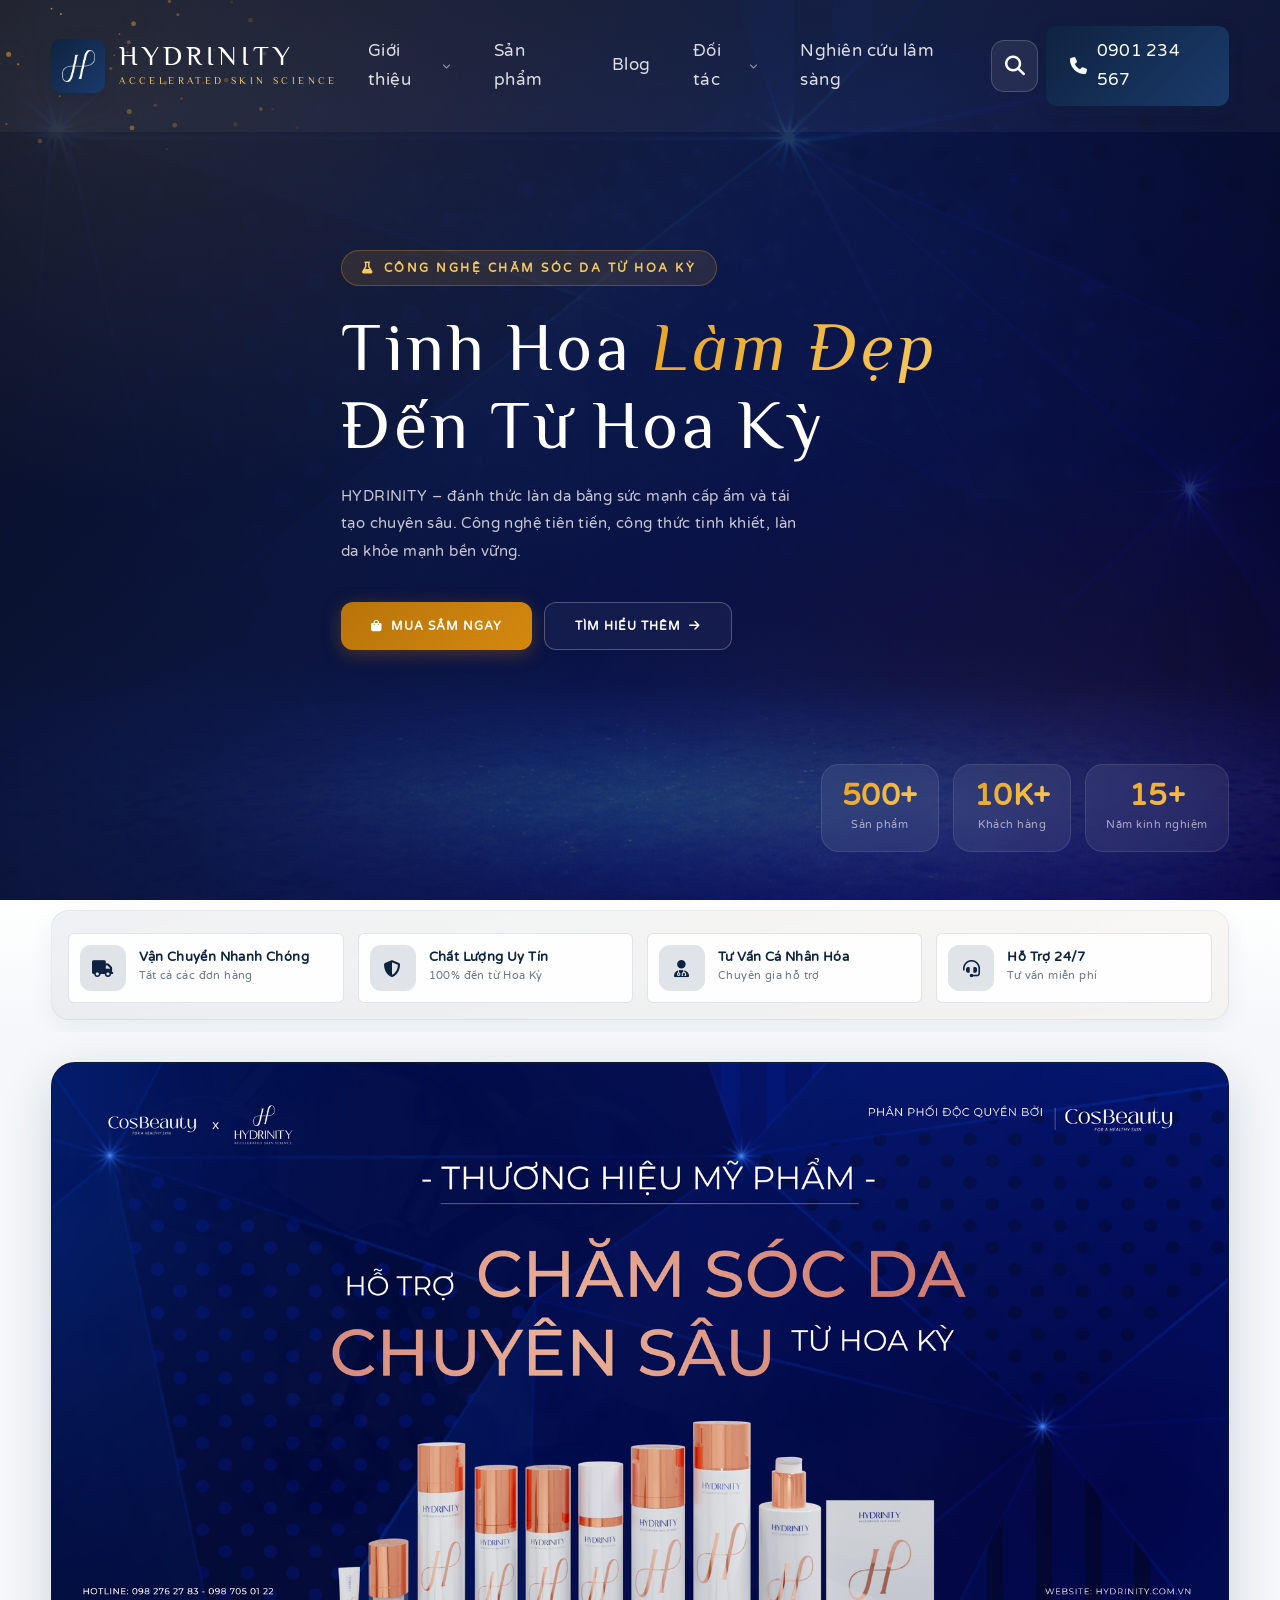
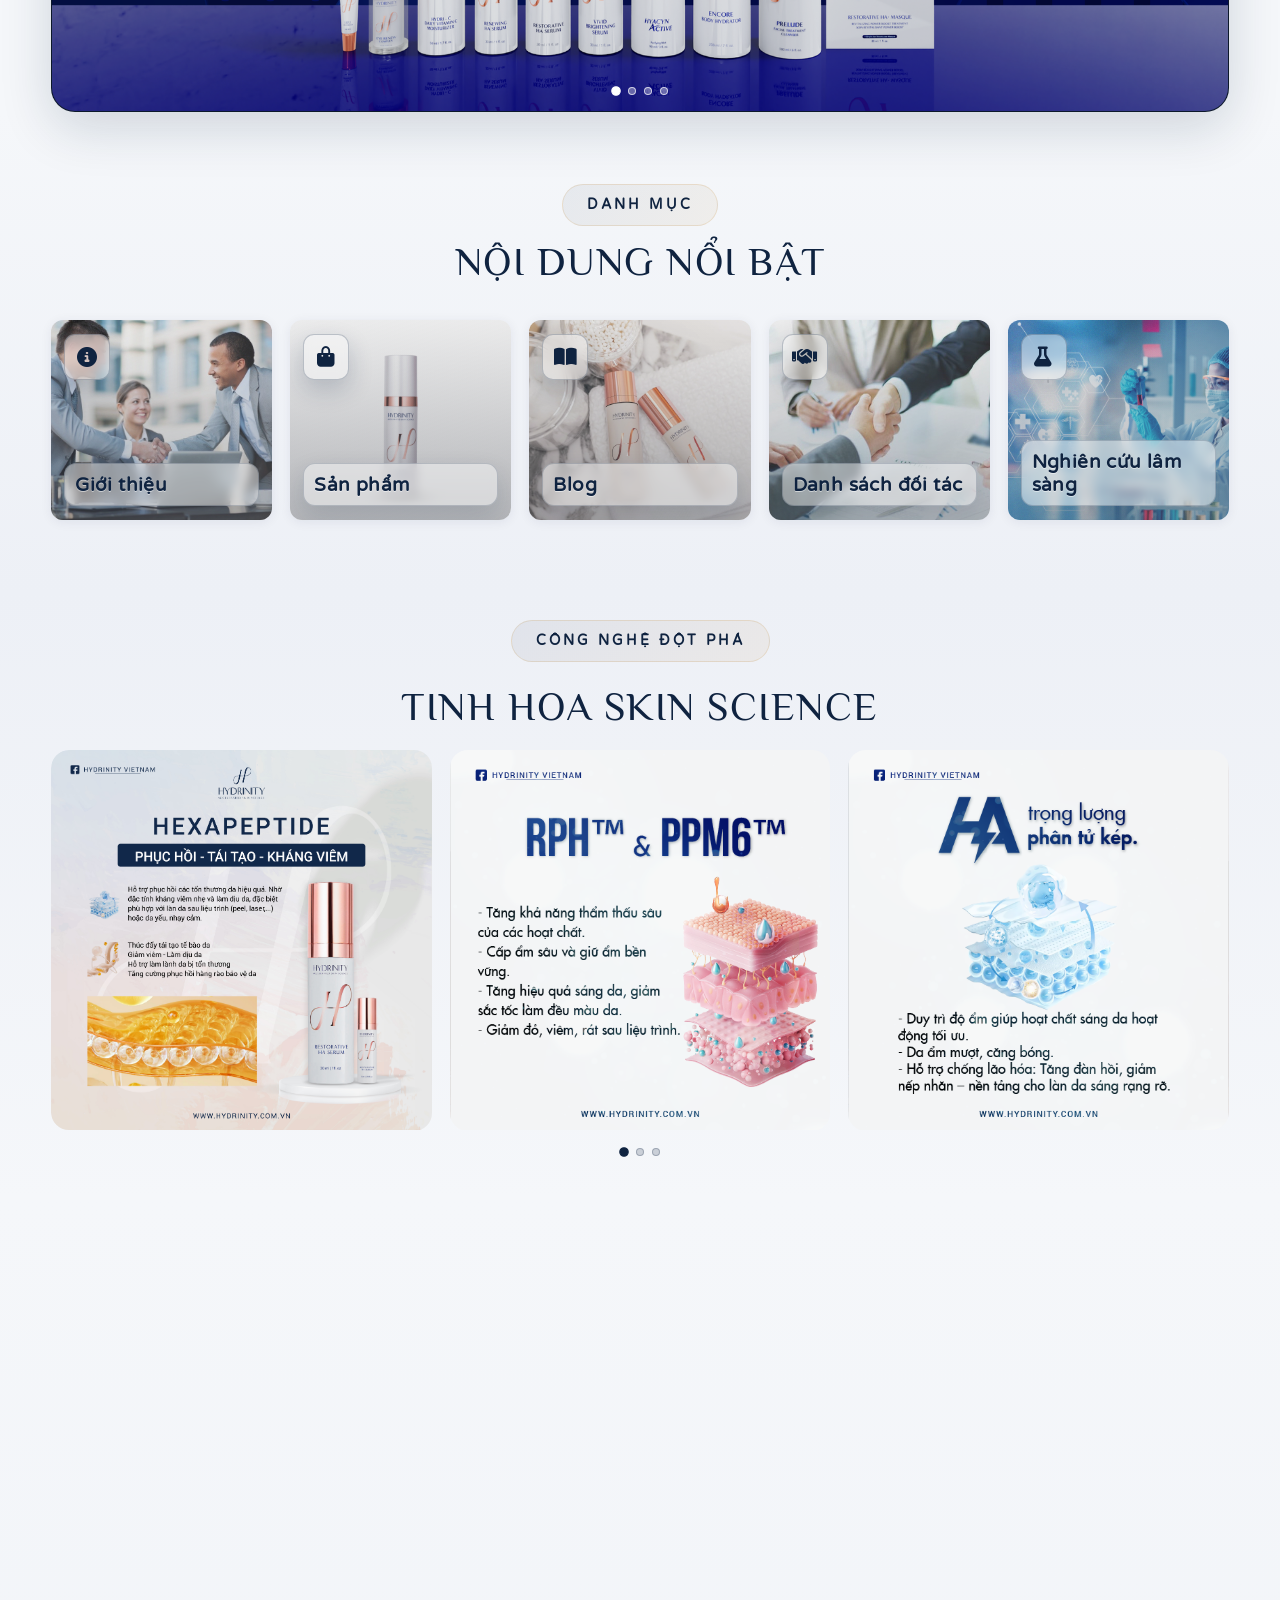
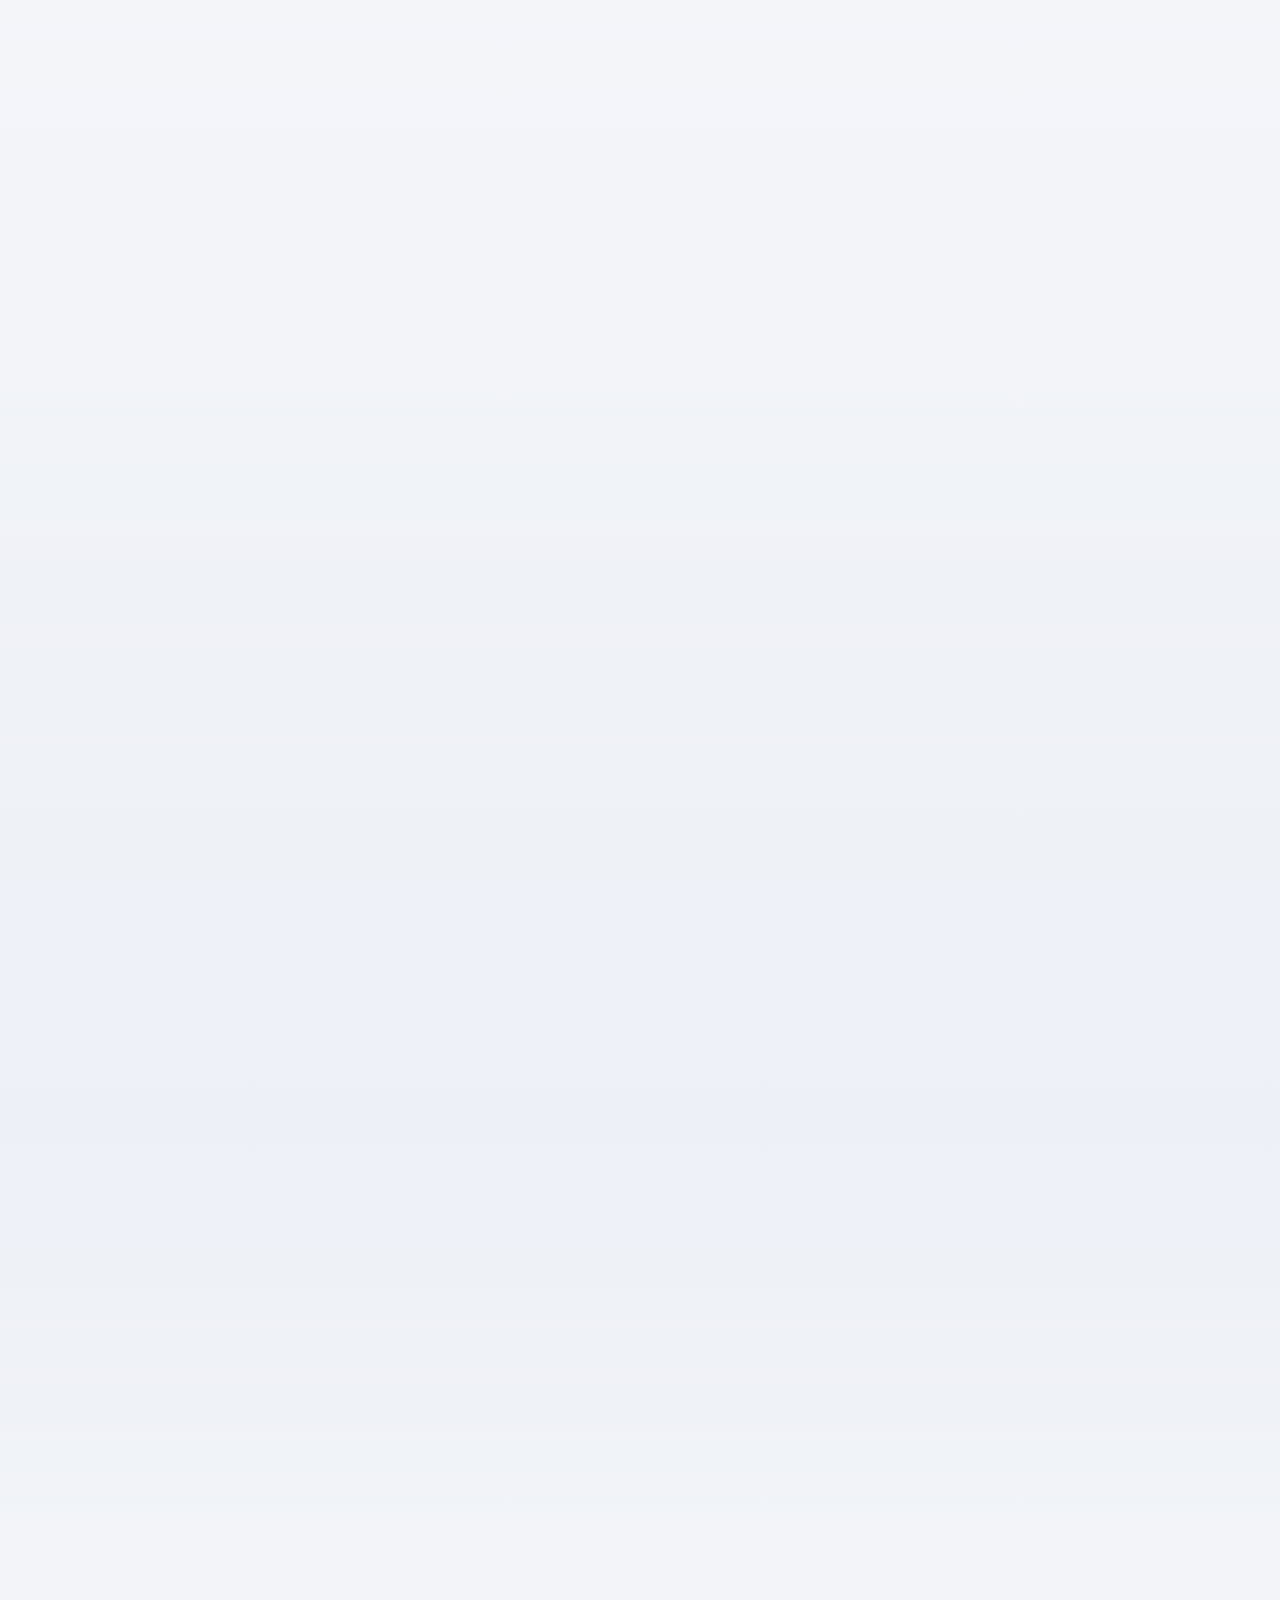
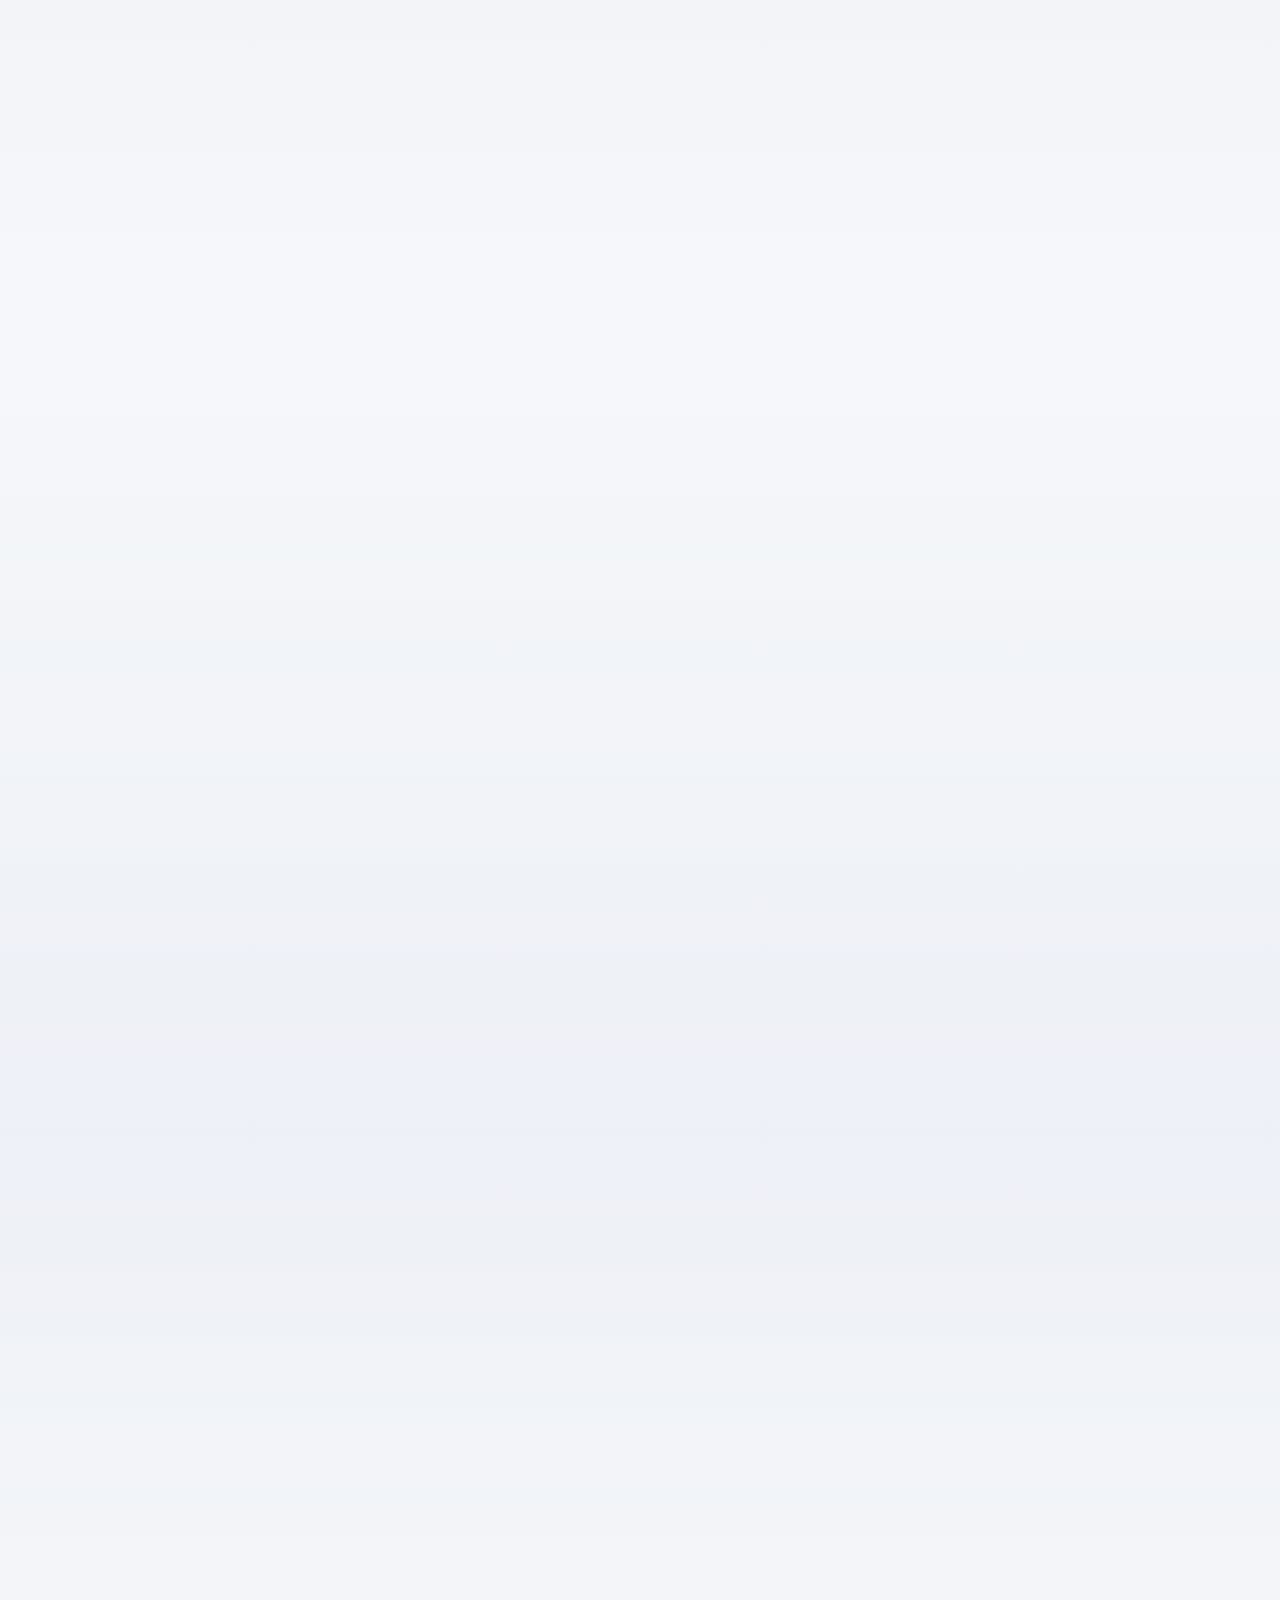
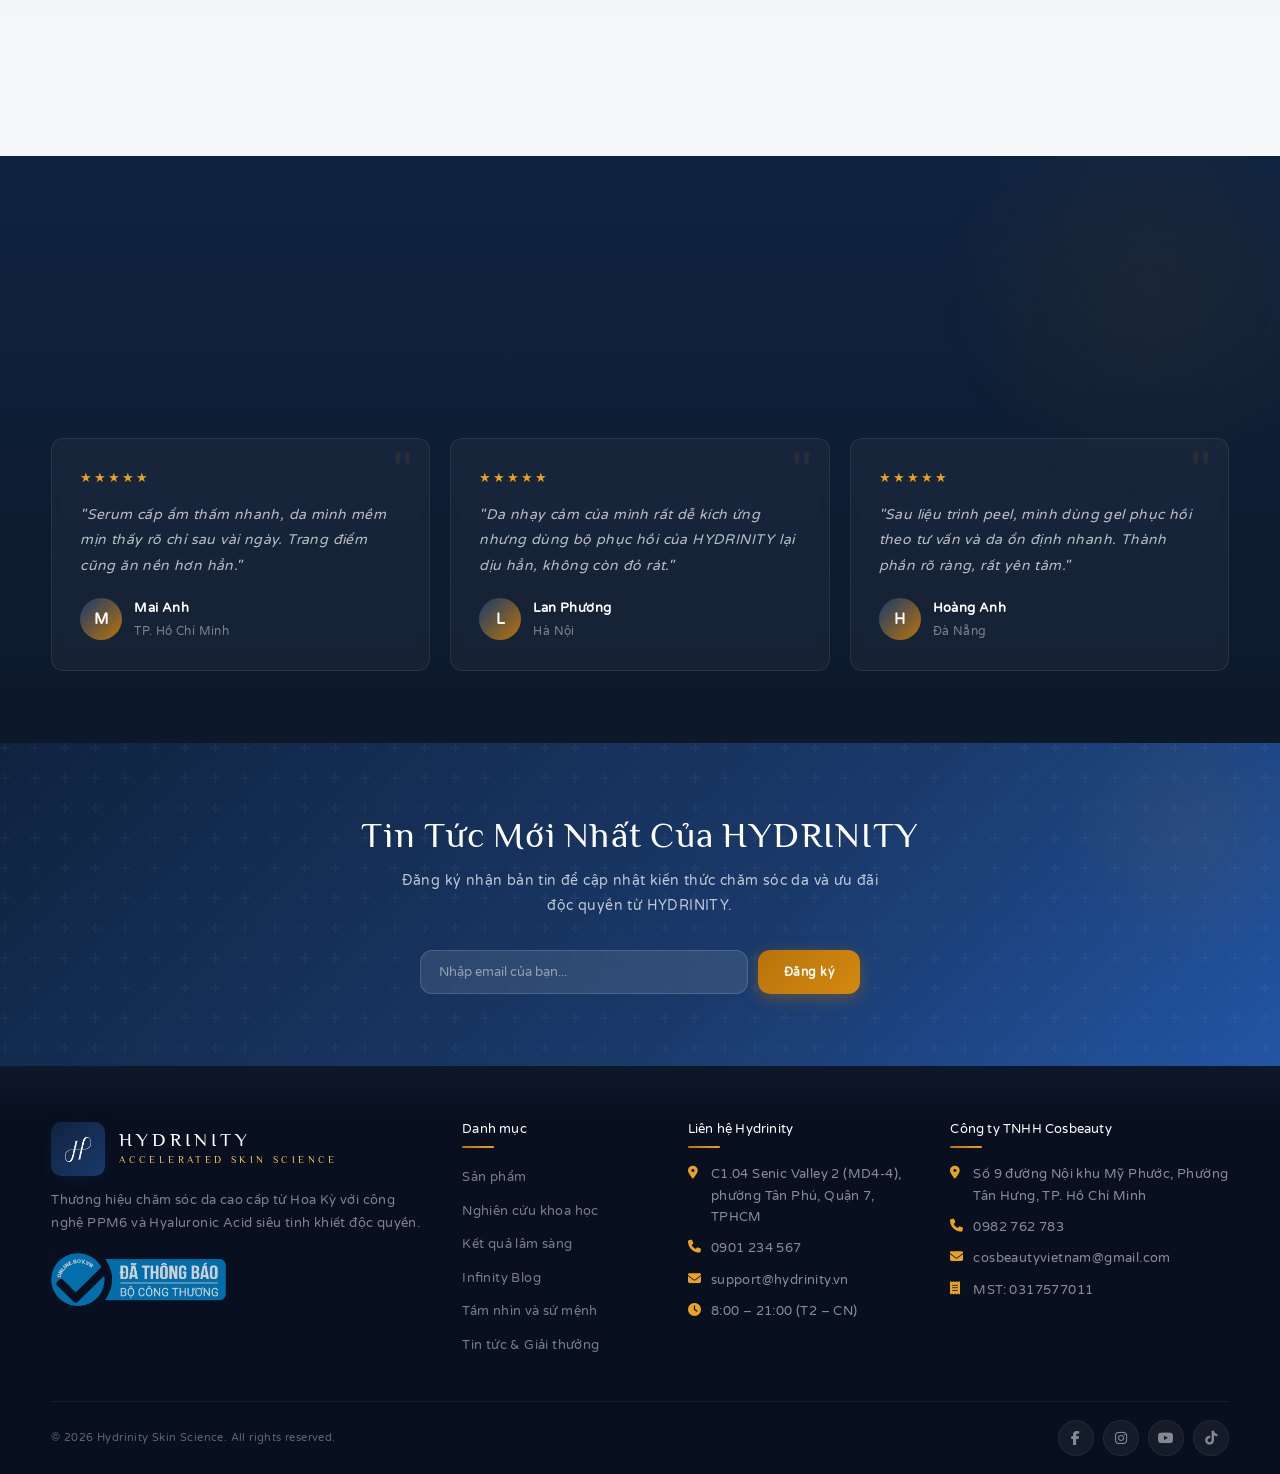
<file: index.html>
﻿<!DOCTYPE html>
<html lang="vi">
<head>
<meta charset="UTF-8">
<meta name="viewport" content="width=device-width, initial-scale=1.0">
<title>HYDRINITY – Accelerated Skin Science | Chăm Sóc Da Cao Cấp Từ Hoa Kỳ</title>
<meta name="description" content="HYDRINITY – thương hiệu chăm sóc da cao cấp từ Hoa Kỳ. Công nghệ PPM6, Hyaluronic Acid siêu tinh khiết, phục hồi và cấp ẩm chuyên sâu cho làn da châu Á.">
<meta name="keywords" content="HYDRINITY, chăm sóc da, skincare, serum cấp ẩm, hyaluronic acid, PPM6, mỹ phẩm cao cấp, làm đẹp, phục hồi da, chống lão hóa">
<meta name="robots" content="index, follow">
<meta name="author" content="HYDRINITY Vietnam">
<meta name="theme-color" content="#0F2340">
<link rel="canonical" href="https://hydrinity.vn/">

<!-- Open Graph -->
<meta property="og:type" content="website">
<meta property="og:title" content="HYDRINITY – Accelerated Skin Science | Chăm Sóc Da Cao Cấp Từ Hoa Kỳ">
<meta property="og:description" content="Thương hiệu chăm sóc da cao cấp từ Hoa Kỳ. Công nghệ PPM6, Hyaluronic Acid siêu tinh khiết, phục hồi và cấp ẩm chuyên sâu.">
<meta property="og:image" content="https://hydrinity.vn/photo/hero_banner.png">
<meta property="og:url" content="https://hydrinity.vn/">
<meta property="og:site_name" content="HYDRINITY Vietnam">
<meta property="og:locale" content="vi_VN">

<!-- Twitter Card -->
<meta name="twitter:card" content="summary_large_image">
<meta name="twitter:title" content="HYDRINITY – Accelerated Skin Science">
<meta name="twitter:description" content="Chăm sóc da cao cấp từ Hoa Kỳ. Công nghệ PPM6, Hyaluronic Acid siêu tinh khiết.">
<meta name="twitter:image" content="https://hydrinity.vn/photo/hero_banner.png">

<link rel="icon" type="image/png" href="photo/logo.png">
<link rel="stylesheet" href="https://cdnjs.cloudflare.com/ajax/libs/font-awesome/6.5.1/css/all.min.css">
<link rel="preconnect" href="https://fonts.googleapis.com">
<link rel="preconnect" href="https://fonts.gstatic.com" crossorigin>
<link href="https://fonts.googleapis.com/css2?family=Philosopher:ital,wght@0,400;0,700;1,400;1,700&display=swap" rel="stylesheet">
<link href="https://fonts.googleapis.com/css2?family=Varela+Round&display=swap" rel="stylesheet">
<link rel="stylesheet" href="index.css?v=20260417-07">

<!-- JSON-LD Structured Data -->
<script type="application/ld+json">
{
  "@context": "https://schema.org",
  "@type": "Organization",
  "name": "HYDRINITY Vietnam",
  "url": "https://hydrinity.vn",
  "logo": "https://hydrinity.vn/photo/logo.png",
  "description": "Thương hiệu chăm sóc da cao cấp từ Hoa Kỳ với công nghệ PPM6 và Hyaluronic Acid siêu tinh khiết.",
  "address": {
    "@type": "PostalAddress",
    "streetAddress": "C1.04 Senic Valley 2 (MD4-4), phường Tân Phú",
    "addressLocality": "Quận 7, TP. Hồ Chí Minh",
    "addressCountry": "VN"
  },
  "contactPoint": {
    "@type": "ContactPoint",
    "telephone": "+84901234567",
    "contactType": "customer service",
    "availableLanguage": "Vietnamese"
  },
  "sameAs": [
    "https://www.facebook.com/hydrinity",
    "https://www.instagram.com/hydrinity"
  ]
}
</script>
</head>
<body>

<!-- ████ HEADER ████ -->
<header class="header" id="header">
  <div class="container">
    <div class="header-inner">
      <a href="index.html" class="logo">
        <div class="logo-icon"><img src="photo/logo.png" alt="HYDRINITY"></div>
        <div class="logo-wordmark">
          <div class="logo-name">HYDRINITY</div>
          <div class="logo-sub">ACCELERATED SKIN SCIENCE</div>
        </div>
      </a>

      <nav aria-label="Menu chính">
        <div class="nav-item has-dropdown">
          <a href="/about-us" class="nav-link">Giới thiệu <i class="fas fa-chevron-down" style="font-size:8px;opacity:.7"></i></a>
          <div class="nav-dropdown">
            <a href="/about-us"><span class="nav-sub-label">Về chúng tôi</span></a>
            <a href="/vision-mission"><span class="nav-sub-label">Tầm nhìn và sứ mệnh</span></a>
            <a href="/news-awards"><span class="nav-sub-label">Tin tức và giải thưởng</span></a>
            <a href="/contact"><span class="nav-sub-label">Liên hệ</span></a>
          </div>
        </div>
        <a href="#products" class="nav-link">Sản phẩm</a>
        <a href="/blog" class="nav-link">Blog</a>
        <div class="nav-item has-dropdown">
          <a href="/north-partner" class="nav-link">Đối tác <i class="fas fa-chevron-down" style="font-size:8px;opacity:.7"></i></a>
          <div class="nav-dropdown">
            <a href="/north-partner"><span class="nav-sub-label">Đối tác miền Bắc</span></a>
            <a href="/southern-partner"><span class="nav-sub-label">Đối tác miền Nam</span></a>
          </div>
        </div>
        <a href="/mineral-research" class="nav-link">Nghiên cứu lâm sàng</a>
      </nav>

      <div class="header-actions">
        <button type="button" class="hdr-icon" id="productSearchToggle" title="Tìm kiếm" aria-label="Tìm kiếm sản phẩm">
          <i class="fas fa-magnifying-glass"></i>
        </button>
        <a href="tel:0901234567" class="phone-btn"><i class="fas fa-phone"></i> 0901 234 567</a>
        <button class="mobile-menu" id="mobileMenu"><i class="fas fa-bars"></i></button>
      </div>
    </div>
  </div>
</header>

<!-- ████ MOBILE NAV ████ -->
<div class="mobile-nav" id="mobileNav">
  <div class="mobile-nav-backdrop" id="mobileNavBackdrop"></div>
  <div class="mobile-nav-panel">
    <div class="mobile-nav-top">
      <a href="index.html" class="logo">
        <div class="logo-icon"><img src="photo/logo.png" alt="HYDRINITY" style="width:22px"></div>
        <div class="logo-wordmark">
          <div class="logo-name" style="color:var(--navy);font-size:18px">HYDRINITY</div>
          <div class="logo-sub" style="color:var(--gold)">ACCELERATED SKIN SCIENCE</div>
        </div>
      </a>
      <button class="mobile-nav-close" id="mobileNavClose"><i class="fas fa-times"></i></button>
    </div>
    <ul class="mobile-nav-links">
      <li class="mobile-acc-item">
        <button type="button" class="mobile-accordion-trigger" aria-expanded="false">
          <span class="mobile-accordion-title"><i class="fas fa-info-circle"></i> Giới thiệu</span>
          <i class="fas fa-chevron-down chevron"></i>
        </button>
        <div class="mobile-submenu">
          <a href="/about-us">Về chúng tôi</a>
          <a href="/vision-mission">Tầm nhìn và sứ mệnh</a>
          <a href="/news-awards">Tin tức và giải thưởng</a>
          <a href="/contact">Liên hệ</a>
        </div>
      </li>
      <li><a href="/products-home"><i class="fas fa-bag-shopping"></i> Sản phẩm</a></li>
      <li><a href="/blog"><i class="fas fa-book-open"></i> Blog</a></li>
      <li class="mobile-acc-item">
        <button type="button" class="mobile-accordion-trigger" aria-expanded="false">
          <span class="mobile-accordion-title"><i class="fas fa-handshake"></i> Danh sách đối tác</span>
          <i class="fas fa-chevron-down chevron"></i>
        </button>
        <div class="mobile-submenu">
          <a href="/north-partner">Đối tác miền Bắc</a>
          <a href="/southern-partner">Đối tác miền Nam</a>
        </div>
      </li>
      <li><a href="/mineral-research"><i class="fas fa-flask"></i> Nghiên cứu lâm sàng</a></li>
    </ul>
    <a href="tel:0901234567" class="mobile-nav-phone"><i class="fas fa-phone"></i> 0901 234 567</a>
  </div>
</div>

<!-- ████ PRODUCT SEARCH MODAL ████ -->
<div class="search-modal" id="productSearchModal" aria-hidden="true">
  <div class="search-modal-backdrop" data-close-search="true"></div>
  <div class="search-modal-panel" role="dialog" aria-modal="true" aria-labelledby="productSearchTitle">
    <div class="search-modal-head">
      <h3 id="productSearchTitle">Tìm kiếm sản phẩm</h3>
      <button type="button" class="search-close" id="productSearchClose" aria-label="Đóng"><i class="fas fa-times"></i></button>
    </div>
    <div class="search-modal-controls">
      <div class="search-controls-row">
        <div class="search-input-wrap">
          <i class="fas fa-magnifying-glass" aria-hidden="true"></i>
          <input id="productSearchInput" type="text" placeholder="Nhập tên sản phẩm...">
        </div>
        <select id="productSearchType" class="search-type-select" aria-label="Loại nội dung">
          <option value="product" selected>Sản phẩm</option>
          <option value="blog">Blog</option>
        </select>
      </div>
    </div>
    <div class="search-table-wrap">
      <table class="search-table" aria-label="Bảng sản phẩm">
        <thead>
          <tr>
            <th>STT</th>
            <th id="searchColName">Tên sản phẩm</th>
            <th id="searchColMeta">Giá</th>
            <th></th>
          </tr>
        </thead>
        <tbody id="productSearchBody"></tbody>
      </table>
      <p class="search-empty" id="productSearchEmpty">Không tìm thấy sản phẩm phù hợp.</p>
    </div>
  </div>
</div>

<main>
<!-- ████ HERO ████ -->
<section class="hero hero-image" id="home">
  <div class="hero-bg">
    <!-- <video class="hero-bg-media hero-bg-video" src="video/1.mp4" muted playsinline loop autoplay preload="metadata" aria-hidden="true"></video> -->
    <img class="hero-bg-media hero-bg-image" src="photo/hero_banner.png" alt="HYDRINITY Skin Science">
  </div>
  <div class="hero-overlay"></div>
  <canvas id="heroParticles"></canvas>
  <div class="hero-content container">
    <div class="hero-badge"><i class="fas fa-flask"></i>Công nghệ chăm sóc da từ Hoa Kỳ</div>
    <h1 class="hero-mrch-font">Tinh Hoa <em>Làm Đẹp</em><br>Đến Từ Hoa Kỳ</h1>
    <p>HYDRINITY – đánh thức làn da bằng sức mạnh cấp ẩm và tái tạo chuyên sâu. Công nghệ tiên tiến, công thức tinh khiết, làn da khỏe mạnh bền vững.</p>
    <div class="hero-btns">
      <a href="#products" class="btn btn-primary"><i class="fas fa-shopping-bag"></i> Mua Sắm Ngay</a>
      <a href="#about" class="btn btn-outline">Tìm Hiểu Thêm <i class="fas fa-arrow-right"></i></a>
    </div>
  </div>
  <div class="hero-stats fade-up">
    <div class="stat"><div class="stat-num">500+</div><div class="stat-label">Sản phẩm</div></div>
    <div class="stat"><div class="stat-num">10K+</div><div class="stat-label">Khách hàng</div></div>
    <div class="stat"><div class="stat-num">15+</div><div class="stat-label">Năm kinh nghiệm</div></div>
  </div>
</section>

<!-- ████ FEATURES BAR ████ -->
<div class="features-bar">
  <div class="container">
    <div class="features-inner fade-up">
      <div class="feature-item">
        <div class="feature-icon"><i class="fas fa-truck"></i></div>
        <div><h4>Vận Chuyển Nhanh Chóng</h4><p>Tất cả các đơn hàng</p></div>
      </div>
      <div class="feature-item">
        <div class="feature-icon"><i class="fas fa-shield-alt"></i></div>
        <div><h4>Chất Lượng Uy Tín</h4><p>100% đến từ Hoa Kỳ</p></div>
      </div>
      <div class="feature-item">
        <div class="feature-icon"><i class="fas fa-user-doctor"></i></div>
        <div><h4>Tư Vấn Cá Nhân Hóa</h4><p>Chuyên gia hỗ trợ</p></div>
      </div>
      <div class="feature-item">
        <div class="feature-icon"><i class="fas fa-headset"></i></div>
        <div><h4>Hỗ Trợ 24/7</h4><p>Tư vấn miễn phí</p></div>
      </div>
    </div>
  </div>
</div>

<!-- ████ HERO SLIDER ████ -->
<section class="mid-slider">
  <div class="container">
    <div class="mid-slider-frame fade-up" id="midSlider">
      <div class="mid-slide active"><img src="photo/1.png" alt="Giải pháp chăm sóc da chuyên sâu"></div>
      <div class="mid-slide"><img src="photo/2.png" alt="Routine chuẩn phòng khám tại nhà"></div>
      <div class="mid-slide"><img src="photo/3.png" alt="Nghiên cứu lâm sàng minh bạch"></div>
      <div class="mid-slide"><img src="photo/4.png" alt="Ưu đãi hấp dẫn"></div>
      <div class="slider-dots" id="midDots">
        <button class="slider-dot active" type="button" aria-label="Slide 1"></button>
        <button class="slider-dot" type="button" aria-label="Slide 2"></button>
        <button class="slider-dot" type="button" aria-label="Slide 3"></button>
        <button class="slider-dot" type="button" aria-label="Slide 4"></button>
      </div>
    </div>
  </div>
</section>

<!-- ████ CATEGORIES ████ -->
<section class="section categories-section">
  <div class="container">
    <div class="section-header fade-up">
      <span class="section-tag">Danh mục</span>
      <h2 class="newyork-title">Nội Dung Nổi Bật</h2>
    </div>
    <div class="categories-grid fade-up">
      <a class="cat-card cat-theme-1" href="/about-us" aria-label="Giới thiệu">
        <div class="cat-icon-wrap" aria-hidden="true"><i class="fas fa-circle-info"></i></div>
        <div class="cat-content"><span class="cat-main-link">Giới thiệu</span></div>
      </a>
      <a class="cat-card cat-theme-2" href="/products-home" aria-label="Sản phẩm">
        <div class="cat-icon-wrap" aria-hidden="true"><i class="fas fa-bag-shopping"></i></div>
        <div class="cat-content"><span class="cat-main-link">Sản phẩm</span></div>
      </a>
      <a class="cat-card cat-theme-3" href="/blog" aria-label="Blog">
        <div class="cat-icon-wrap" aria-hidden="true"><i class="fas fa-book-open"></i></div>
        <div class="cat-content"><span class="cat-main-link">Blog</span></div>
      </a>
      <a class="cat-card cat-theme-4" href="/north-partner" aria-label="Danh sách đối tác">
        <div class="cat-icon-wrap" aria-hidden="true"><i class="fas fa-handshake"></i></div>
        <div class="cat-content"><span class="cat-main-link">Danh sách đối tác</span></div>
      </a>
      <a class="cat-card cat-theme-5" href="/mineral-research" aria-label="Nghiên cứu lâm sàng">
        <div class="cat-icon-wrap" aria-hidden="true"><i class="fas fa-flask"></i></div>
        <div class="cat-content"><span class="cat-main-link">Nghiên cứu lâm sàng</span></div>
      </a>
    </div>
  </div>
</section>

<!-- ████ STRIP SLIDER ████ -->
<section class="mid-strip" id="midStripSlider">
  <div class="container">
    <div class="strip-eyebrow fade-up">
      <span class="section-tag">Công nghệ đột phá</span>
      <h2 class="strip-title newyork-title">Tinh Hoa Skin Science</h2>
    </div>
    <div class="mid-strip-wrap fade-up">
      <div class="mid-strip-viewport">
        <div class="mid-strip-track" id="midStripTrack">
          <div class="mid-strip-card"><img src="photo/5.jpg" alt="Giới thiệu"></div>
          <div class="mid-strip-card"><img src="photo/6.png" alt="Sản phẩm"></div>
          <div class="mid-strip-card"><img src="photo/7.png" alt="Blog"></div>
          <div class="mid-strip-card"><img src="photo/8.jpg" alt="Đối tác"></div>
          <div class="mid-strip-card"><img src="photo/9.png" alt="Nghiên cứu"></div>
        </div>
      </div>
      <div class="strip-dots" id="midStripDots">
        <button class="strip-dot active" type="button" aria-label="Trang 1"></button>
        <button class="strip-dot" type="button" aria-label="Trang 2"></button>
        <button class="strip-dot" type="button" aria-label="Trang 3"></button>
      </div>
    </div>
  </div>
</section>

<!-- ████ PRODUCTS ████ -->
<section class="section products-section" id="products">
  <div class="container">
    <div class="section-header fade-up">
      <span class="section-tag">Sản phẩm</span>
      <h2 class="newyork-title">Sản Phẩm Chăm Sóc Da Nổi Bật</h2>
    </div>
    <div class="products-tabs fade-up">
      <button class="tab-btn active" data-cat="all">Best Sellers</button>
      <button class="tab-btn" data-cat="macca">Products</button>
      <button class="tab-btn" data-cat="tieu">Regimens</button>
    </div>
    <div class="products-grid fade-up">

      <div class="product-card" data-cat="cafe">
        <div class="product-img"><img src="photo/21.png" alt="Serum cấp ẩm"></div>
        <div class="product-info">
          <h3 class="product-name">Hydri-C Serum Cấp Ẩm Đa Tầng</h3>
          <p class="product-desc">Cấp ẩm đa tầng, hỗ trợ da căng mướt và mềm mịn suốt ngày.</p>
          <div class="product-bottom-row">
            <div class="product-price">1.850.000đ</div>
            <div class="product-select-wrap">
              <select class="product-select">
                <option>15 ml</option>
                <option selected>30 ml</option>
                <option>50 ml</option>
              </select>
              <span class="product-select-icon">
                <svg viewBox="0 0 24 24"><polyline points="6 9 12 15 18 9"/></svg>
              </span>
            </div>
          </div>
          <a href="#" class="btn-product-detail">Xem Chi Tiết <i class="fas fa-arrow-right"></i></a>
        </div>
      </div>

      <div class="product-card" data-cat="macca">
        <div class="product-img"><img src="photo/22.png" alt="Serum làm sáng"></div>
        <div class="product-info">
          <h3 class="product-name">Vita-Bright Serum Giảm Thâm Nám</h3>
          <p class="product-desc">Làm sáng da, hỗ trợ đều màu và giảm thâm nám hiệu quả.</p>
          <div class="product-bottom-row">
            <div class="product-price">1.690.000đ</div>
            <div class="product-select-wrap">
              <select class="product-select">
                <option>15 ml</option>
                <option selected>30 ml</option>
                <option>50 ml</option>
              </select>
              <span class="product-select-icon">
                <svg viewBox="0 0 24 24"><polyline points="6 9 12 15 18 9"/></svg>
              </span>
            </div>
          </div>
          <a href="#" class="btn-product-detail">Xem Chi Tiết <i class="fas fa-arrow-right"></i></a>
        </div>
      </div>

      <div class="product-card" data-cat="tieu">
        <div class="product-img"><img src="photo/23.png" alt="Tinh chất phục hồi"></div>
        <div class="product-info">
          <h3 class="product-name">Barrier Restore Essence Da Nhạy Cảm</h3>
          <p class="product-desc">Làm dịu nhanh, củng cố hàng rào bảo vệ cho da nhạy cảm.</p>
          <div class="product-bottom-row">
            <div class="product-price">1.520.000đ</div>
            <div class="product-select-wrap">
              <select class="product-select">
                <option>15 ml</option>
                <option selected>30 ml</option>
                <option>50 ml</option>
              </select>
              <span class="product-select-icon">
                <svg viewBox="0 0 24 24"><polyline points="6 9 12 15 18 9"/></svg>
              </span>
            </div>
          </div>
          <a href="#" class="btn-product-detail">Xem Chi Tiết <i class="fas fa-arrow-right"></i></a>
        </div>
      </div>

      <div class="product-card" data-cat="cafe">
        <div class="product-img"><img src="photo/24.png" alt="Peptide chống lão hóa"></div>
        <div class="product-info">
          <h3 class="product-name">Age-Defy Peptide Concentrate</h3>
          <p class="product-desc">Hỗ trợ săn chắc da, cải thiện nếp nhăn và dấu hiệu lão hóa.</p>
          <div class="product-bottom-row">
            <div class="product-price">2.150.000đ</div>
            <div class="product-select-wrap">
              <select class="product-select">
                <option>15 ml</option>
                <option selected>30 ml</option>
                <option>50 ml</option>
              </select>
              <span class="product-select-icon">
                <svg viewBox="0 0 24 24"><polyline points="6 9 12 15 18 9"/></svg>
              </span>
            </div>
          </div>
          <a href="#" class="btn-product-detail">Xem Chi Tiết <i class="fas fa-arrow-right"></i></a>
        </div>
      </div>

      <div class="product-card" data-cat="macca">
        <div class="product-img"><img src="photo/25.png" alt="Gel phục hồi"></div>
        <div class="product-info">
          <h3 class="product-name">Calm Recovery Gel Sau Peel/Laser</h3>
          <p class="product-desc">Phục hồi sau peel/laser, giúp giảm đỏ rát và khó chịu tức thì.</p>
          <div class="product-bottom-row">
            <div class="product-price">1.320.000đ</div>
            <div class="product-select-wrap">
              <select class="product-select">
                <option>30 ml</option>
                <option selected>50 ml</option>
                <option>100 ml</option>
              </select>
              <span class="product-select-icon">
                <svg viewBox="0 0 24 24"><polyline points="6 9 12 15 18 9"/></svg>
              </span>
            </div>
          </div>
          <a href="#" class="btn-product-detail">Xem Chi Tiết <i class="fas fa-arrow-right"></i></a>
        </div>
      </div>

      <div class="product-card" data-cat="tieu">
        <div class="product-img"><img src="photo/25.png" alt="Xịt khoáng khóa ẩm"></div>
        <div class="product-info">
          <h3 class="product-name">Hydra+ Mist Khóa Ẩm Tức Thì</h3>
          <p class="product-desc">Xịt khoáng cấp ẩm tức thì, làm dịu da và duy trì độ ẩm ổn định.</p>
          <div class="product-bottom-row">
            <div class="product-price">920.000đ</div>
            <div class="product-select-wrap">
              <select class="product-select">
                <option>50 ml</option>
                <option selected>100 ml</option>
                <option>150 ml</option>
              </select>
              <span class="product-select-icon">
                <svg viewBox="0 0 24 24"><polyline points="6 9 12 15 18 9"/></svg>
              </span>
            </div>
          </div>
          <a href="#" class="btn-product-detail">Xem Chi Tiết <i class="fas fa-arrow-right"></i></a>
        </div>
      </div>

    </div>
  </div>
</section>

<!-- ████ BLOG ████ -->
<section class="section blog-section" id="blog">
  <div class="container">
    <div class="section-header fade-up">
      <span class="section-tag">Blog</span>
      <h2 class="newyork-title">Kiến Thức Chăm Sóc Da</h2>
      <p><span class="products-copy-prefix">Cập nhật xu hướng,</span> <span class="products-copy-suffix">tips hữu ích và kiến thức khoa học về chăm sóc da</span></p>
    </div>
    <div class="blog-grid fade-up">
      <article class="blog-card">
        <div class="blog-img"><img src="photo/31.webp" alt="Hyaluronic Acid cấp ẩm đa tầng cho làn da căng mướt"></div>
        <div class="blog-body">
          <time class="blog-date" datetime="2026-04-10">10 Tháng 4, 2026</time>
          <h3 class="blog-title"><a href="/blog">Hyaluronic Acid – Bí quyết cấp ẩm đa tầng cho làn da căng mướt</a></h3>
          <p class="blog-excerpt">Tìm hiểu cách Hyaluronic Acid hoạt động ở từng lớp da và cách sử dụng hiệu quả nhất trong routine hằng ngày.</p>
          <div class="blog-meta">
            <a href="/blog" class="blog-read">Đọc thêm <i class="fas fa-arrow-right"></i></a>
          </div>
        </div>
      </article>
      <article class="blog-card">
        <div class="blog-img"><img src="photo/32.webp" alt="Hàng rào bảo vệ da và cách phục hồi da nhạy cảm"></div>
        <div class="blog-body">
          <time class="blog-date" datetime="2026-04-05">05 Tháng 4, 2026</time>
          <h3 class="blog-title"><a href="/blog">Hàng rào bảo vệ da là gì? Cách phục hồi khi da yếu và nhạy cảm</a></h3>
          <p class="blog-excerpt">Hiểu đúng về skin barrier giúp bạn lựa chọn sản phẩm phù hợp, tránh kích ứng và duy trì làn da khỏe mạnh.</p>
          <div class="blog-meta">
            <a href="/blog" class="blog-read">Đọc thêm <i class="fas fa-arrow-right"></i></a>
          </div>
        </div>
      </article>
      <article class="blog-card">
        <div class="blog-img"><img src="photo/33.webp" alt="Routine chăm sóc da sau peel và laser"></div>
        <div class="blog-body">
          <time class="blog-date" datetime="2026-03-28">28 Tháng 3, 2026</time>
          <h3 class="blog-title"><a href="/blog">Routine sau peel và laser – Những điều cần biết để phục hồi nhanh nhất</a></h3>
          <p class="blog-excerpt">Liệu trình chăm sóc sau thủ thuật thẩm mỹ đóng vai trò quyết định trong việc giữ kết quả lâu dài.</p>
          <div class="blog-meta">
            <a href="/blog" class="blog-read">Đọc thêm <i class="fas fa-arrow-right"></i></a>
          </div>
        </div>
      </article>
    </div>
  </div>
</section>

<!-- ████ RESULTS SLIDER ████ -->
<section class="results-section" id="resultsSlider">
  <div class="container">
    <div class="results-head fade-up">
      <h2 class="results-title newyork-title">THE RESULTS ARE IN</h2>
    </div>
    <div class="results-frame fade-up" id="resultsFrame">
      <div class="results-slide active"><img src="photo/10.png" alt="Kết quả lâm sàng"></div>
      <div class="results-slide"><img src="photo/11.png" alt="Nghiên cứu khoa học"></div>
      <div class="results-slide"><img src="photo/12.png" alt="Routine phục hồi"></div>
      <div class="results-slide"><img src="photo/12.png" alt="Routine phục hồi"></div>
      <div class="slider-dots" id="resultsDots">
        <button class="slider-dot active" type="button" aria-label="Slide 1"></button>
        <button class="slider-dot" type="button" aria-label="Slide 2"></button>
        <button class="slider-dot" type="button" aria-label="Slide 3"></button>
        <button class="slider-dot" type="button" aria-label="Slide 4"></button>
      </div>
    </div>
  </div>
</section>

<!-- ████ ABOUT ████ -->
<section class="section about-section" id="about">
  <div class="container">
    <div class="about-grid fade-up">
      <div class="about-img">
        <img src="photo/vct.webp" alt="Đội ngũ nghiên cứu HYDRINITY">
        <div class="about-float"><div class="num">15+</div><div class="lbl">Năm kinh nghiệm</div></div>
      </div>
      <div class="about-content">
        <span class="section-tag">Về chúng tôi</span>
        <h2 class="mrch-newyork-font">Câu Chuyện <em>HYDRINITY</em></h2>
        <p>HYDRINITY được xây dựng từ triết lý chăm sóc da khoa học, kết hợp công nghệ tiên tiến từ Hoa Kỳ với nhu cầu thực tế của làn da châu Á.</p>
        <p>Chúng tôi phát triển sản phẩm theo hướng tối giản nhưng hiệu quả, tập trung cấp ẩm sâu, phục hồi hàng rào da và duy trì vẻ khỏe mạnh bền vững.</p>
        <ul class="about-list">
          <li><span class="check-icon"><i class="fas fa-check"></i></span> Công thức tinh khiết, ưu tiên làn da nhạy cảm</li>
          <li><span class="check-icon"><i class="fas fa-check"></i></span> Thành phần minh bạch, nồng độ hoạt chất tối ưu</li>
          <li><span class="check-icon"><i class="fas fa-check"></i></span> Phù hợp chăm sóc tại nhà và liệu trình chuyên nghiệp</li>
          <li><span class="check-icon"><i class="fas fa-check"></i></span> Hỗ trợ tư vấn routine cá nhân hóa theo tình trạng da</li>
        </ul>
        <a href="#products" class="btn btn-navy">Xem Sản Phẩm <i class="fas fa-arrow-right"></i></a>
      </div>
    </div>
  </div>
</section>

<!-- ████ TESTIMONIALS ████ -->
<section class="testimonials" id="testimonials">
  <div class="container">
    <div class="section-header fade-up">
      <span class="section-tag">Đánh giá</span>
      <h2>Khách Hàng Nói Gì Về HYDRINITY</h2>
      <p>Phản hồi từ khách hàng, sau khi trải nghiệm liệu trình chăm sóc da từ HYDRINITY</p>
    </div>
    <div class="test-grid fade-up">
      <div class="test-card">
        <div class="test-stars">★★★★★</div>
        <p class="test-text">"Serum cấp ẩm thấm nhanh, da mình mềm mịn thấy rõ chỉ sau vài ngày. Trang điểm cũng ăn nền hơn hẳn."</p>
        <div class="test-author">
          <div class="test-avatar">M</div>
          <div><div class="test-name">Mai Anh</div><div class="test-loc">TP. Hồ Chí Minh</div></div>
        </div>
      </div>
      <div class="test-card">
        <div class="test-stars">★★★★★</div>
        <p class="test-text">"Da nhạy cảm của mình rất dễ kích ứng nhưng dùng bộ phục hồi của HYDRINITY lại dịu hẳn, không còn đỏ rát."</p>
        <div class="test-author">
          <div class="test-avatar">L</div>
          <div><div class="test-name">Lan Phương</div><div class="test-loc">Hà Nội</div></div>
        </div>
      </div>
      <div class="test-card">
        <div class="test-stars">★★★★★</div>
        <p class="test-text">"Sau liệu trình peel, mình dùng gel phục hồi theo tư vấn và da ổn định nhanh. Thành phần rõ ràng, rất yên tâm."</p>
        <div class="test-author">
          <div class="test-avatar">H</div>
          <div><div class="test-name">Hoàng Anh</div><div class="test-loc">Đà Nẵng</div></div>
        </div>
      </div>
    </div>
  </div>
</section>

<!-- ████ CTA ████ -->
<section class="cta-section" id="contact">
  <div class="container fade-up">
    <h2>Tin Tức Mới Nhất Của HYDRINITY</h2>
    <p>Đăng ký nhận bản tin để cập nhật kiến thức chăm sóc da và ưu đãi độc quyền từ HYDRINITY.</p>
    <div class="cta-form">
      <input type="email" placeholder="Nhập email của bạn...">
      <button type="button">Đăng ký</button>
    </div>
  </div>
</section>

</main>

<!-- ████ FOOTER ████ -->
<footer class="footer">
  <div class="container">
    <div class="footer-grid">
      <div class="footer-brand">
        <a href="index.html" class="logo">
          <div class="logo-icon"><img src="photo/logo.png" alt="HYDRINITY" style="width:26px"></div>
          <div class="logo-wordmark">
            <div class="logo-name" style="color:#fff;font-size:19px">HYDRINITY</div>
            <div class="logo-sub" style="color:var(--gold-pale)">ACCELERATED SKIN SCIENCE</div>
          </div>
        </a>
        <p>Thương hiệu chăm sóc da cao cấp từ Hoa Kỳ với công nghệ PPM6 và Hyaluronic Acid siêu tinh khiết độc quyền.</p>
        <div style="margin-top:18px">
          <img alt="Bộ công thương" src="photo/bo-cong-thuong.png" style="width:175px;opacity:.82">
        </div>
      </div>
      <div>
        <h3>Danh mục</h3>
        <ul class="footer-links">
          <li><a href="#products">Sản phẩm</a></li>
          <li><a href="/mineral-research">Nghiên cứu khoa học</a></li>
          <li><a href="#resultsSlider">Kết quả lâm sàng</a></li>
          <li><a href="/blog">Infinity Blog</a></li>
          <li><a href="/vision-mission">Tầm nhìn và sứ mệnh</a></li>
          <li><a href="/news-awards">Tin tức & Giải thưởng</a></li>
        </ul>
      </div>
      <div class="footer-contact">
        <h3>Liên hệ Hydrinity</h3>
        <p><i class="fas fa-map-marker-alt"></i> C1.04 Senic Valley 2 (MD4-4), phường Tân Phú, Quận 7, TPHCM</p>
        <p><i class="fas fa-phone"></i> 0901 234 567</p>
        <p><i class="fas fa-envelope"></i> support@hydrinity.vn</p>
        <p><i class="fas fa-clock"></i> 8:00 – 21:00 (T2 – CN)</p>
      </div>
      <div class="footer-contact">
        <h3>Công ty TNHH Cosbeauty</h3>
        <p><i class="fas fa-map-marker-alt"></i> Số 9 đường Nội khu Mỹ Phước, Phường Tân Hưng, TP. Hồ Chí Minh</p>
        <p><i class="fas fa-phone"></i> 0982 762 783</p>
        <p><i class="fas fa-envelope"></i> cosbeautyvietnam@gmail.com</p>
        <p><i class="fas fa-receipt"></i> MST: 0317577011</p>
      </div>
    </div>
    <div class="footer-bottom">
      <span>© 2026 Hydrinity Skin Science. All rights reserved.</span>
      <div class="social-links">
        <a href="#" class="social-link" title="Facebook"><i class="fab fa-facebook-f"></i></a>
        <a href="#" class="social-link" title="Instagram"><i class="fab fa-instagram"></i></a>
        <a href="#" class="social-link" title="YouTube"><i class="fab fa-youtube"></i></a>
        <a href="#" class="social-link" title="TikTok"><i class="fab fa-tiktok"></i></a>
      </div>
    </div>
  </div>
</footer>

<!-- ████ FLOATING CONTACT ████ -->
<div class="floating-contact" aria-label="Liên hệ nhanh">
  <a href="https://www.facebook.com/" target="_blank" rel="noopener noreferrer" class="floating-btn facebook" title="Facebook">
    <i class="fab fa-facebook-f"></i>
  </a>
  <a href="https://www.instagram.com/" target="_blank" rel="noopener noreferrer" class="floating-btn instagram" title="Instagram">
    <i class="fab fa-instagram"></i>
  </a>
  <a href="https://shopee.vn/" target="_blank" rel="noopener noreferrer" class="floating-btn shopee" title="Shopee">
    <span class="shopee-mark" aria-hidden="true">
      <svg viewBox="0 0 109.59 122.88" role="img"><path fill="currentColor" d="M74.98,91.98C76.15,82.36,69.96,76.22,53.6,71c-7.92-2.7-11.66-6.24-11.57-11.12 c0.33-5.4,5.36-9.34,12.04-9.47c4.63,0.09,9.77,1.22,14.76,4.56c0.59,0.37,1.01,0.32,1.35-0.2c0.46-0.74,1.61-2.53,2-3.17 c0.26-0.42,0.31-0.96-0.35-1.44c-0.95-0.7-3.6-2.13-5.03-2.72c-3.88-1.62-8.23-2.64-12.86-2.63c-9.77,0.04-17.47,6.22-18.12,14.47 c-0.42,5.95,2.53,10.79,8.86,14.47c1.34,0.78,8.6,3.67,11.49,4.57c9.08,2.83,13.8,7.9,12.69,13.81c-1.01,5.36-6.65,8.83-14.43,8.93 c-6.17-0.24-11.71-2.75-16.02-6.1c-0.11-0.08-0.65-0.5-0.72-0.56c-0.53-0.42-1.11-0.39-1.47,0.15c-0.26,0.4-1.92,2.8-2.34,3.43 c-0.39,0.55-0.18,0.86,0.23,1.2c1.8,1.5,4.18,3.14,5.81,3.97c4.47,2.28,9.32,3.53,14.48,3.72c3.32,0.22,7.5-0.49,10.63-1.81 C70.63,102.67,74.25,97.92,74.98,91.98L74.98,91.98z M54.79,7.18c-10.59,0-19.22,9.98-19.62,22.47h39.25 C74.01,17.16,65.38,7.18,54.79,7.18L54.79,7.18z M94.99,122.88l-0.41,0l-80.82-0.01h0c-5.5-0.21-9.54-4.66-10.09-10.19l-0.05-1 l-3.61-79.5v0C0,32.12,0,32.06,0,32c0-1.28,1.03-2.33,2.3-2.35l0,0h25.48C28.41,13.15,40.26,0,54.79,0s26.39,13.15,27.01,29.65 h25.4h0.04c1.3,0,2.35,1.05,2.35,2.35c0,0.04,0,0.08,0,0.12v0l-3.96,79.81l-0.04,0.68C105.12,118.21,100.59,122.73,94.99,122.88L94.99,122.88z"/></svg>
    </span>
  </a>
  <a href="tel:0901234567" class="floating-btn call" title="Gọi ngay">
    <i class="fas fa-phone"></i>
  </a>
</div>

<button class="scroll-top" id="scrollTop" onclick="window.scrollTo({top:0,behavior:'smooth'})">
  <i class="fas fa-arrow-up"></i>
</button>

<script src="index.js"></script>
</body>
</html>
</file>
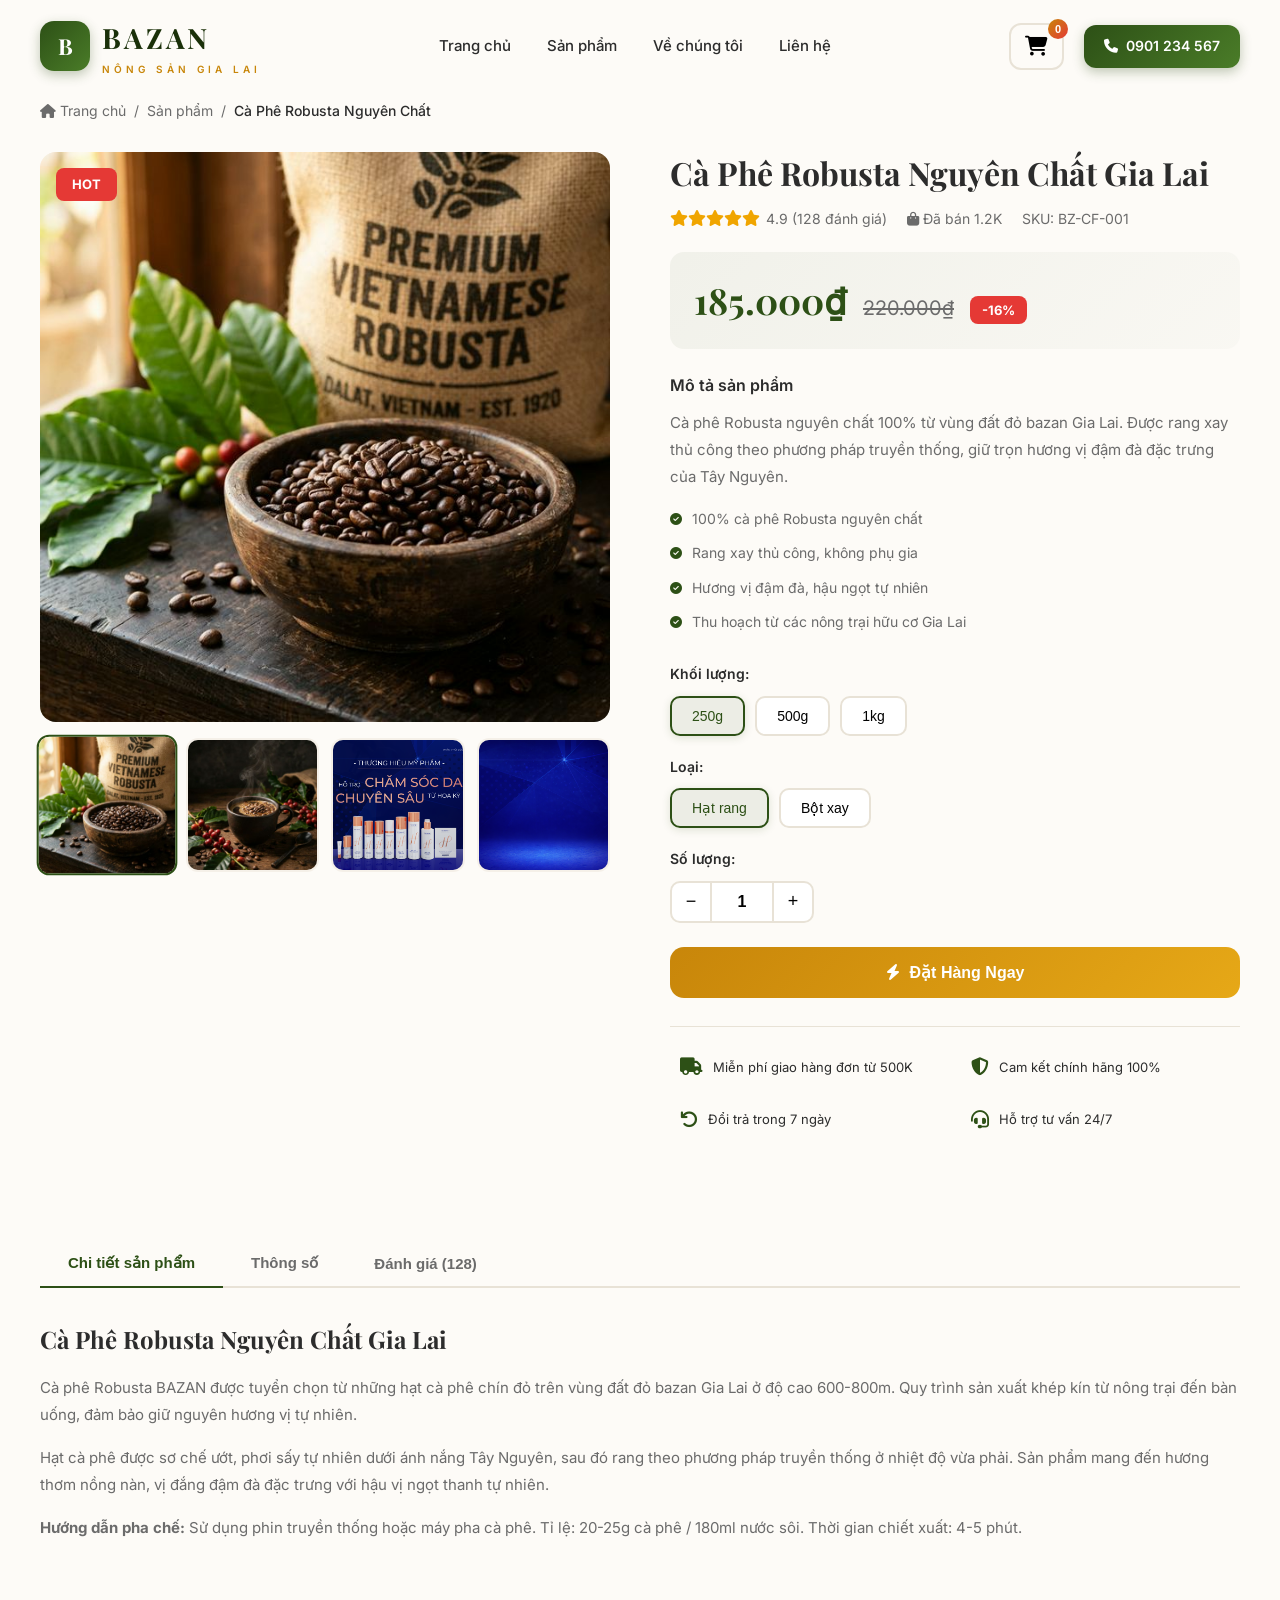
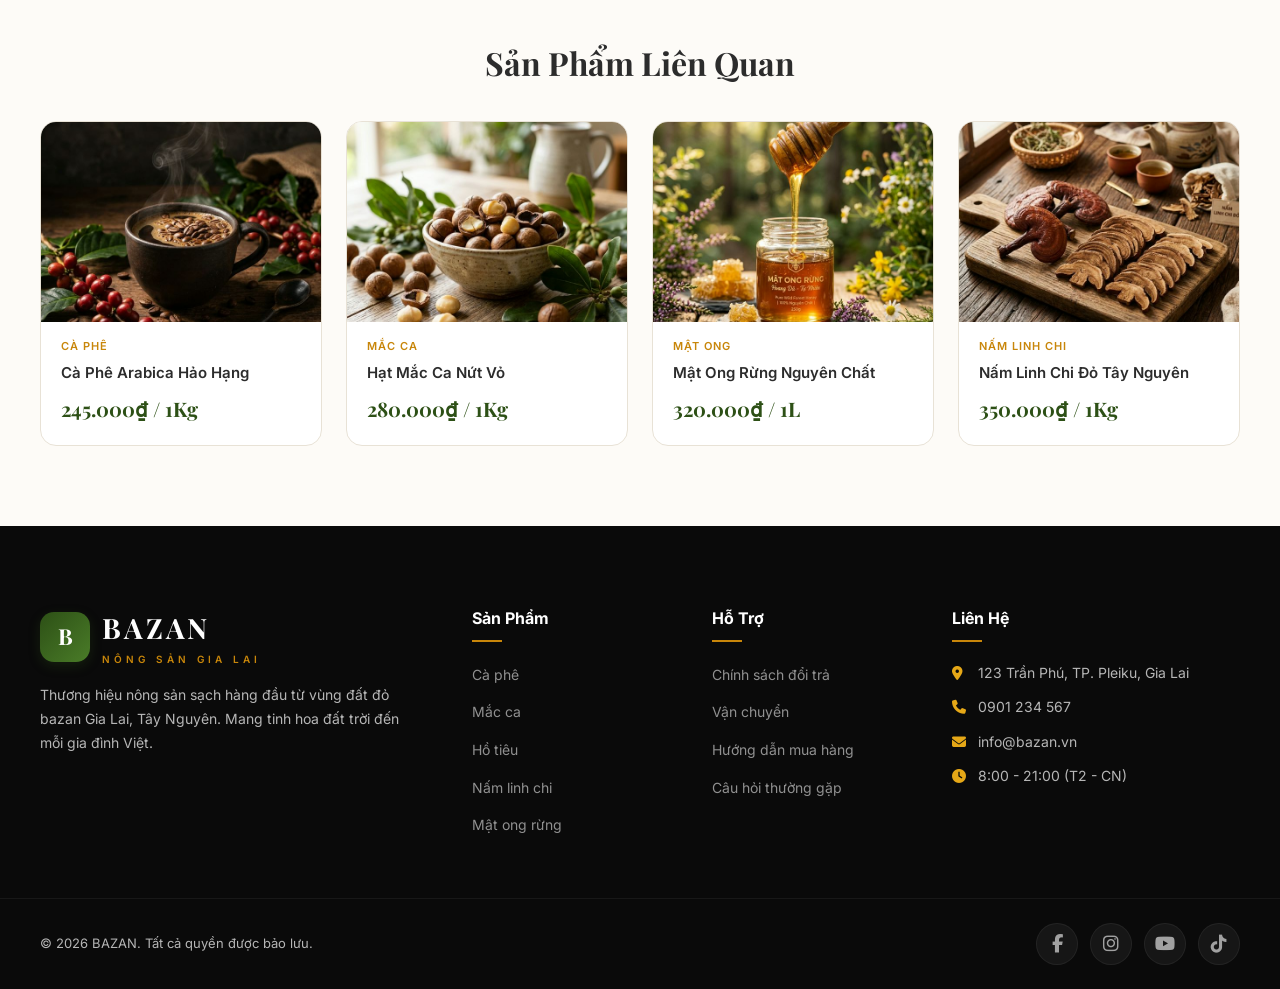
<file: cafe_robusta.html>
<!DOCTYPE html>
<html lang="vi">
<head>
    <meta charset="UTF-8">
    <meta name="viewport" content="width=device-width, initial-scale=1.0">
    <title>Cà Phê Robusta Nguyên Chất Gia Lai - BAZAN</title>
    <meta name="description" content="Cà phê Robusta nguyên chất từ vùng đất bazan Gia Lai, rang xay thủ công, hương vị đậm đà đặc trưng Tây Nguyên.">
    <link rel="preconnect" href="https://fonts.googleapis.com">
    <link href="https://fonts.googleapis.com/css2?family=Playfair+Display:wght@400;600;700&family=Inter:wght@300;400;500;600;700&display=swap" rel="stylesheet">
    <link rel="stylesheet" href="https://cdnjs.cloudflare.com/ajax/libs/font-awesome/6.5.1/css/all.min.css">
    <link rel="stylesheet" href="https://cdn.jsdelivr.net/npm/@fancyapps/ui/dist/fancybox.css" />
    <script src="https://cdn.jsdelivr.net/npm/@fancyapps/ui/dist/fancybox.umd.js"></script>

    <style>
        *,*::before,*::after{margin:0;padding:0;box-sizing:border-box}
        :root{
            --primary:#2D5016;--primary-light:#4A7C28;--primary-dark:#1A3009;
            --accent:#C8860A;--accent-light:#E6A817;--accent-dark:#9A6808;
            --bg:#FDFBF7;--bg-card:#FFFFFF;--bg-dark:#0F1A0A;
            --text:#2C2C2C;--text-light:#6B6B6B;--text-white:#F5F5F0;
            --border:#E8E2D6;--shadow:0 4px 24px rgba(0,0,0,0.08);
            --shadow-hover:0 12px 40px rgba(0,0,0,0.15);
            --radius:16px;--transition:all 0.35s cubic-bezier(0.4,0,0.2,1);
        }
        html{scroll-behavior:smooth}
        body{font-family:'Inter',sans-serif;background:var(--bg);color:var(--text);line-height:1.6;overflow-x:hidden}

        /* HEADER */
        .header{position:fixed;top:0;left:0;right:0;z-index:1000;transition:var(--transition);padding:16px 0}
        .header.scrolled{background:rgba(253,251,247,0.92);backdrop-filter:blur(24px) saturate(180%);box-shadow:0 2px 30px rgba(0,0,0,0.08);padding:10px 0}
        .header-inner{max-width:1280px;margin:0 auto;padding:0 40px;display:flex;align-items:center;justify-content:space-between}
        .logo{display:flex;align-items:center;gap:12px;text-decoration:none}
        .logo-icon{width:50px;height:50px;background:linear-gradient(135deg,var(--primary),var(--primary-light));border-radius:14px;display:flex;align-items:center;justify-content:center;color:white;font-family:'Playfair Display',serif;font-weight:700;font-size:22px;box-shadow:0 4px 12px rgba(45,80,22,0.3);transition:var(--transition)}
        .logo:hover .logo-icon{transform:rotate(-5deg) scale(1.05)}
        .logo-text{font-family:'Playfair Display',serif;font-size:28px;font-weight:700;color:var(--primary-dark);letter-spacing:3px;transition:var(--transition)}
        .logo-sub{font-size:10px;color:var(--accent);letter-spacing:4px;text-transform:uppercase;font-weight:600;transition:var(--transition)}
        nav{display:flex;align-items:center;gap:36px}
        nav a{text-decoration:none;color:var(--text);font-weight:500;font-size:15px;position:relative;transition:var(--transition);padding:8px 0}
        nav a::after{content:'';position:absolute;bottom:0;left:50%;width:0;height:2.5px;background:linear-gradient(90deg,var(--accent),var(--accent-light));transition:var(--transition);border-radius:2px;transform:translateX(-50%)}
        nav a:hover{color:var(--primary)}
        nav a:hover::after{width:100%}
        .header.scrolled nav a{color:var(--text)}
        .header.scrolled nav a:hover{color:var(--primary)}
        .header.scrolled .logo-text{color:var(--primary-dark)}
        .header.scrolled .logo-sub{color:var(--accent)}
        .header-actions{display:flex;align-items:center;gap:20px}
        .cart-btn{position:relative;background:none;border:2px solid var(--border);border-radius:12px;padding:10px 14px;cursor:pointer;transition:var(--transition);font-size:20px}
        .cart-btn:hover{border-color:var(--accent);background:rgba(200,134,10,0.05);transform:translateY(-2px)}
        .cart-count{position:absolute;top:-6px;right:-6px;background:linear-gradient(135deg,var(--accent),#E53935);color:white;font-size:11px;font-weight:700;width:20px;height:20px;border-radius:50%;display:flex;align-items:center;justify-content:center;animation:pulse 2s infinite}
        @keyframes pulse{0%,100%{transform:scale(1)}50%{transform:scale(1.15)}}
        .mobile-menu{display:none;background:none;border:none;font-size:24px;cursor:pointer;color:var(--text)}
        .phone-btn{display:flex;align-items:center;gap:8px;background:linear-gradient(135deg,var(--primary),var(--primary-light));color:white;text-decoration:none;padding:10px 20px;border-radius:12px;font-weight:600;font-size:14px;transition:var(--transition);box-shadow:0 4px 12px rgba(45,80,22,0.3)}
        .phone-btn:hover{transform:translateY(-2px);box-shadow:0 8px 24px rgba(45,80,22,0.5)}

        /* MOBILE NAV OVERLAY */
        .mobile-nav{position:fixed;inset:0;z-index:2000;visibility:hidden;opacity:0;transition:var(--transition)}
        .mobile-nav.open{visibility:visible;opacity:1}
        .mobile-nav-backdrop{position:absolute;inset:0;background:rgba(0,0,0,0.5);backdrop-filter:blur(4px)}
        .mobile-nav-panel{position:absolute;top:0;right:-300px;width:280px;height:100%;background:white;box-shadow:-4px 0 30px rgba(0,0,0,0.15);transition:right .4s cubic-bezier(0.4,0,0.2,1);padding:24px;display:flex;flex-direction:column}
        .mobile-nav.open .mobile-nav-panel{right:0}
        .mobile-nav-top{display:flex;justify-content:space-between;align-items:center;margin-bottom:32px}
        .mobile-nav-close{background:none;border:none;font-size:24px;cursor:pointer;color:var(--text);width:40px;height:40px;border-radius:50%;display:flex;align-items:center;justify-content:center;transition:var(--transition)}
        .mobile-nav-close:hover{background:rgba(45,80,22,0.08)}
        .mobile-nav-links{list-style:none;flex:1}
        .mobile-nav-links li{margin-bottom:4px}
        .mobile-nav-links a{display:flex;align-items:center;gap:12px;text-decoration:none;color:var(--text);font-weight:500;font-size:16px;padding:14px 16px;border-radius:12px;transition:var(--transition)}
        .mobile-nav-links a:hover,.mobile-nav-links a:active{background:rgba(45,80,22,0.06);color:var(--primary)}
        .mobile-nav-links a i{width:20px;text-align:center;color:var(--primary);font-size:18px}
        .mobile-nav-phone{display:flex;align-items:center;justify-content:center;gap:8px;background:linear-gradient(135deg,var(--primary),var(--primary-light));color:white;text-decoration:none;padding:14px;border-radius:12px;font-weight:600;font-size:15px;margin-top:auto}
        .mobile-nav-phone:hover{box-shadow:0 4px 16px rgba(45,80,22,0.4)}

        /* BREADCRUMB */
        .breadcrumb{max-width:1280px;margin:0 auto;padding:100px 40px 0;display:flex;align-items:center;gap:8px;font-size:14px}
        .breadcrumb a{color:var(--text-light);text-decoration:none;transition:var(--transition)}
        .breadcrumb a:hover{color:var(--primary)}
        .breadcrumb span{color:var(--text-light)}
        .breadcrumb .current{color:var(--text);font-weight:500}

        /* PRODUCT DETAIL */
        .product-detail{max-width:1280px;margin:0 auto;padding:30px 40px 80px;display:grid;grid-template-columns:1fr 1fr;gap:60px;align-items:start}

        /* Gallery */
        .gallery{position:sticky;top:100px}
        .gallery-main{width:100%;aspect-ratio:1;border-radius:var(--radius);overflow:hidden;background:#f5f0e8;margin-bottom:16px;position:relative}
        .gallery-main img{width:100%;height:100%;object-fit:cover;transition:transform .6s cubic-bezier(0.4,0,0.2,1)}
        .gallery-main:hover img{transform:scale(1.05)}
        .gallery-badge{position:absolute;top:16px;left:16px;background:#E53935;color:white;padding:6px 16px;border-radius:8px;font-size:13px;font-weight:700}
        .gallery-zoom{position:absolute;top:16px;right:16px;width:42px;height:42px;border-radius:50%;background:rgba(255,255,255,0.9);border:none;cursor:pointer;font-size:18px;display:flex;align-items:center;justify-content:center;transition:var(--transition);color:var(--text);backdrop-filter:blur(8px)}
        .gallery-zoom:hover{background:var(--primary);color:white;transform:scale(1.1)}
        .gallery-thumbs{display:grid;grid-template-columns:repeat(4,1fr);gap:12px}
        .thumb{border-radius:12px;overflow:hidden;cursor:pointer;border:2px solid transparent;transition:var(--transition);aspect-ratio:1;background:#f5f0e8}
        .thumb.active,.thumb:hover{border-color:var(--primary);transform:scale(1.05)}
        .thumb img{width:100%;height:100%;object-fit:cover;transition:transform .4s ease}
        .thumb:hover img{transform:scale(1.08)}

        /* Product Info */
        .product-info-detail h1{font-family:'Playfair Display',serif;font-size:32px;line-height:1.3;margin-bottom:12px;color:var(--text)}
        .product-meta{display:flex;align-items:center;gap:20px;margin-bottom:20px;flex-wrap:wrap}
        .meta-rating{display:flex;align-items:center;gap:6px}
        .meta-rating .stars{color:#F0A500;font-size:16px}
        .meta-rating span{font-size:14px;color:var(--text-light)}
        .meta-sold{font-size:14px;color:var(--text-light)}
        .meta-sku{font-size:14px;color:var(--text-light)}
        .price-block{background:linear-gradient(135deg,rgba(45,80,22,0.06),rgba(45,80,22,0.02));border-radius:14px;padding:20px 24px;margin-bottom:24px;display:flex;align-items:baseline;gap:16px}
        .price-current{font-family:'Playfair Display',serif;font-size:36px;font-weight:700;color:var(--primary)}
        .price-old{font-size:20px;color:var(--text-light);text-decoration:line-through}
        .price-discount{background:#E53935;color:white;padding:4px 12px;border-radius:8px;font-size:13px;font-weight:700}
        .product-desc{margin-bottom:24px}
        .product-desc h3{font-size:16px;font-weight:600;margin-bottom:10px}
        .product-desc p{font-size:15px;color:var(--text-light);line-height:1.8}
        .product-desc ul{list-style:none;margin-top:12px}
        .product-desc ul li{display:flex;align-items:center;gap:10px;padding:6px 0;font-size:14px;color:var(--text-light)}
        .product-desc ul li i{color:var(--primary);font-size:12px}

        /* Options */
        .product-options{margin-bottom:24px}
        .option-group{margin-bottom:20px}
        .option-group label{display:block;font-size:14px;font-weight:600;margin-bottom:10px}
        .option-btns{display:flex;gap:10px;flex-wrap:wrap}
        .opt-btn{padding:10px 20px;border:2px solid var(--border);border-radius:10px;background:white;cursor:pointer;font-size:14px;font-weight:500;transition:var(--transition)}
        .opt-btn:hover{border-color:var(--primary);background:rgba(45,80,22,0.05);color:var(--primary);transform:translateY(-2px);box-shadow:0 4px 12px rgba(45,80,22,0.12)}
        .opt-btn.active{border-color:var(--primary);background:rgba(45,80,22,0.08);color:var(--primary);box-shadow:0 2px 8px rgba(45,80,22,0.15)}
        .quantity-selector{display:flex;align-items:center;gap:0}
        .qty-btn{width:42px;height:42px;border:2px solid var(--border);background:white;cursor:pointer;font-size:18px;transition:var(--transition);display:flex;align-items:center;justify-content:center}
        .qty-btn:first-child{border-radius:10px 0 0 10px}
        .qty-btn:last-child{border-radius:0 10px 10px 0}
        .qty-btn:hover{background:var(--primary);color:white;border-color:var(--primary)}
        .qty-input{width:60px;height:42px;border:2px solid var(--border);border-left:none;border-right:none;text-align:center;font-size:16px;font-weight:600;outline:none;line-height:38px;-moz-appearance:textfield;appearance:textfield}
        .qty-input::-webkit-outer-spin-button,.qty-input::-webkit-inner-spin-button{-webkit-appearance:none;margin:0}

        /* Action buttons */
        .action-buttons{display:flex;gap:14px;margin-bottom:28px}
        .btn-buy{flex:1;display:flex;align-items:center;justify-content:center;gap:10px;background:linear-gradient(135deg,var(--accent),var(--accent-light));color:white;border:none;padding:16px 32px;border-radius:14px;font-weight:700;font-size:16px;cursor:pointer;transition:var(--transition)}
        .btn-buy:hover{transform:translateY(-2px);box-shadow:0 8px 25px rgba(200,134,10,0.4)}
        .btn-add-cart{flex:1;display:flex;align-items:center;justify-content:center;gap:10px;background:linear-gradient(135deg,var(--primary),var(--primary-light));color:white;border:none;padding:16px 32px;border-radius:14px;font-weight:700;font-size:16px;cursor:pointer;transition:var(--transition)}
        .btn-add-cart:hover{transform:translateY(-2px);box-shadow:0 8px 25px rgba(45,80,22,0.4)}
        .btn-wishlist{width:54px;height:54px;border:2px solid var(--border);border-radius:14px;background:white;cursor:pointer;font-size:20px;display:flex;align-items:center;justify-content:center;transition:var(--transition);flex-shrink:0;color:var(--text-light)}
        .btn-wishlist:hover,.btn-wishlist.active{border-color:#E53935;color:#E53935;background:rgba(229,57,53,0.05)}

        /* Trust badges */
        .trust-badges{display:grid;grid-template-columns:repeat(2,1fr);gap:12px;padding:20px 0;border-top:1px solid var(--border)}
        .trust-item{display:flex;align-items:center;gap:10px;font-size:13px;padding:10px;border-radius:10px;transition:var(--transition)}
        .trust-item:hover{background:rgba(45,80,22,0.04)}
        .trust-item i{color:var(--primary);font-size:18px;transition:var(--transition)}
        .trust-item:hover i{transform:scale(1.15);color:var(--accent)}

        /* TABS SECTION */
        .detail-tabs{max-width:1280px;margin:0 auto;padding:0 40px 80px}
        .tabs-nav{display:flex;border-bottom:2px solid var(--border);margin-bottom:32px}
        .tab-nav-btn{padding:14px 28px;border:none;background:none;font-size:15px;font-weight:600;color:var(--text-light);cursor:pointer;transition:var(--transition);position:relative}
        .tab-nav-btn.active{color:var(--primary)}
        .tab-nav-btn.active::after{content:'';position:absolute;bottom:-2px;left:0;right:0;height:2px;background:var(--primary)}
        .tab-content{display:none}
        .tab-content.active{display:block}
        .tab-content h3{font-family:'Playfair Display',serif;font-size:24px;margin-bottom:16px}

        /* FADE-UP ANIMATION */
        .fade-up{opacity:0;transform:translateY(30px);transition:opacity .7s ease,transform .7s ease}
        .fade-up.visible{opacity:1;transform:translateY(0)}

        /* GRADIENT TEXT */
        .gradient-text{background:linear-gradient(135deg,var(--primary-dark),var(--primary-light));-webkit-background-clip:text;-webkit-text-fill-color:transparent;background-clip:text}
        .tab-content p{font-size:15px;color:var(--text-light);line-height:1.8;margin-bottom:16px}
        .spec-table{width:100%;border-collapse:collapse}
        .spec-table tr:nth-child(even){background:rgba(45,80,22,0.03)}
        .spec-table td{padding:14px 20px;font-size:14px;border-bottom:1px solid var(--border)}
        .spec-table td:first-child{font-weight:600;width:200px;color:var(--text)}
        .spec-table td:last-child{color:var(--text-light)}

        /* Reviews */
        .review-summary{display:flex;gap:40px;margin-bottom:32px;align-items:center}
        .review-big{text-align:center}
        .review-big .num{font-family:'Playfair Display',serif;font-size:56px;font-weight:700;color:var(--primary)}
        .review-big .stars{color:#F0A500;font-size:20px;display:block;margin:4px 0}
        .review-big span{font-size:14px;color:var(--text-light)}
        .review-bars{flex:1}
        .bar-row{display:flex;align-items:center;gap:12px;margin-bottom:8px}
        .bar-row span{font-size:13px;min-width:30px}
        .bar-track{flex:1;height:8px;background:var(--border);border-radius:4px;overflow:hidden}
        .bar-fill{height:100%;background:linear-gradient(90deg,var(--accent),var(--accent-light));border-radius:4px}
        .review-card{background:white;border:1px solid var(--border);border-radius:var(--radius);padding:24px;margin-bottom:16px;transition:var(--transition)}
        .review-card:hover{transform:translateY(-4px);box-shadow:var(--shadow);border-color:transparent}
        .review-header{display:flex;align-items:center;gap:14px;margin-bottom:12px}
        .review-avatar{width:44px;height:44px;border-radius:50%;background:linear-gradient(135deg,var(--primary),var(--accent));display:flex;align-items:center;justify-content:center;color:white;font-weight:700;font-size:16px}
        .review-name{font-weight:600;font-size:15px}
        .review-date{font-size:12px;color:var(--text-light)}
        .review-stars{color:#F0A500;font-size:14px;margin-bottom:10px}
        .review-text{font-size:14px;color:var(--text-light);line-height:1.7}

        /* RELATED PRODUCTS */
        .related-section{max-width:1280px;margin:0 auto;padding:0 40px 80px}
        .related-section h2{font-family:'Playfair Display',serif;font-size:32px;margin-bottom:32px;text-align:center}
        .related-grid{display:grid;grid-template-columns:repeat(4,1fr);gap:24px}
        .related-card{background:white;border-radius:var(--radius);overflow:hidden;border:1px solid var(--border);transition:var(--transition);cursor:pointer}
        .related-card:hover{transform:translateY(-8px);box-shadow:var(--shadow-hover);border-color:transparent}
        .related-card .r-img{height:200px;overflow:hidden;background:#f5f0e8}
        .related-card .r-img img{width:100%;height:100%;object-fit:cover;transition:transform .6s cubic-bezier(0.4,0,0.2,1)}
        .related-card:hover .r-img img{transform:scale(1.1)}
        .related-card .r-info{padding:16px 20px 20px}
        .related-card .r-cat{font-size:11px;color:var(--accent);font-weight:600;text-transform:uppercase;letter-spacing:1px;margin-bottom:6px}
        .related-card .r-name{font-size:15px;font-weight:600;margin-bottom:8px}
        .related-card .r-name a{color:var(--text);text-decoration:none}
        .related-card .r-name a:hover{color:var(--primary)}
        .related-card .r-price{font-family:'Playfair Display',serif;font-size:20px;font-weight:700;color:var(--primary)}

        /* ORDER MODAL */
        .modal-overlay{display:none;position:fixed;inset:0;background:rgba(0,0,0,0.6);z-index:2000;align-items:center;justify-content:center;backdrop-filter:blur(4px)}
        .modal-overlay.show{display:flex}
        .modal{background:white;border-radius:20px;max-width:560px;width:90%;max-height:90vh;overflow-y:auto;padding:40px;padding-right:36px;position:relative;animation:modalSlide .3s ease;scrollbar-width:none}
        .modal::-webkit-scrollbar{width:0;background:transparent}
        .modal:hover{scrollbar-width:thin;scrollbar-color:rgba(0,0,0,0.15) transparent}
        .modal:hover::-webkit-scrollbar{width:4px}
        .modal:hover::-webkit-scrollbar-track{background:transparent;margin:16px 0}
        .modal:hover::-webkit-scrollbar-thumb{background:rgba(0,0,0,0.15);border-radius:4px}
        .modal:hover::-webkit-scrollbar-thumb:hover{background:rgba(0,0,0,0.3)}
        @keyframes modalSlide{from{opacity:0;transform:translateY(20px)}to{opacity:1;transform:translateY(0)}}
        .modal-close{position:absolute;top:16px;right:16px;width:36px;height:36px;border:none;background:var(--border);border-radius:50%;cursor:pointer;font-size:18px;display:flex;align-items:center;justify-content:center;transition:var(--transition)}
        .modal-close:hover{background:#E53935;color:white}
        .modal h2{font-family:'Playfair Display',serif;font-size:26px;margin-bottom:8px;color:var(--primary-dark)}
        .modal .modal-sub{font-size:14px;color:var(--text-light);margin-bottom:28px}
        .form-group{margin-bottom:18px}
        .form-group label{display:block;font-size:14px;font-weight:600;margin-bottom:6px}
        .form-group input,.form-group textarea,.form-group select{width:100%;padding:12px 16px;border:2px solid var(--border);border-radius:12px;font-size:14px;font-family:'Inter',sans-serif;outline:none;transition:var(--transition)}
        .form-group input:focus,.form-group textarea:focus,.form-group select:focus{border-color:var(--primary)}
        .form-group textarea{resize:vertical;min-height:80px}
        .form-row{display:grid;grid-template-columns:1fr 1fr;gap:14px}
        .order-summary{background:linear-gradient(135deg,rgba(45,80,22,0.06),rgba(45,80,22,0.02));border-radius:14px;padding:20px;margin-bottom:24px}
        .order-summary h4{font-size:15px;margin-bottom:12px}
        .order-line{display:flex;justify-content:space-between;font-size:14px;margin-bottom:8px;color:var(--text-light)}
        .order-line.total{font-weight:700;font-size:18px;color:var(--primary);border-top:1px solid var(--border);padding-top:12px;margin-top:12px}
        .btn-submit-order{width:100%;padding:16px;background:linear-gradient(135deg,var(--accent),var(--accent-light));color:white;border:none;border-radius:14px;font-size:16px;font-weight:700;cursor:pointer;transition:var(--transition)}
        .btn-submit-order:hover{transform:translateY(-2px);box-shadow:0 8px 25px rgba(200,134,10,0.4)}

        /* FOOTER */
        .footer{background:#0A0A0A;color:rgba(255,255,255,0.7);padding:80px 0 0}
        .footer-grid{max-width:1280px;margin:0 auto;padding:0 40px;display:grid;grid-template-columns:2fr 1fr 1fr 1.5fr;gap:48px}
        .footer h3{color:white;font-size:16px;margin-bottom:20px;position:relative;padding-bottom:10px}
        .footer h3::after{content:'';position:absolute;bottom:0;left:0;width:30px;height:2px;background:var(--accent)}
        .footer-brand .logo-text{color:white}
        .footer-brand p{font-size:14px;line-height:1.7;margin-top:16px}
        .footer-links{list-style:none}
        .footer-links li{margin-bottom:12px}
        .footer-links a{color:rgba(255,255,255,0.55);text-decoration:none;font-size:14px;transition:var(--transition);position:relative;padding-left:0}
        .footer-links a:hover{color:var(--accent-light);padding-left:6px}
        .footer-contact p{font-size:14px;margin-bottom:12px;display:flex;align-items:center;gap:10px}
        .footer-contact i{color:var(--accent-light);width:16px}
        .footer-bottom{max-width:1280px;margin:48px auto 0;padding:24px 40px;border-top:1px solid rgba(255,255,255,0.06);display:flex;justify-content:space-between;align-items:center;font-size:13px}
        .social-links{display:flex;gap:12px}
        .social-link{width:42px;height:42px;border-radius:50%;background:rgba(255,255,255,0.05);display:flex;align-items:center;justify-content:center;text-decoration:none;font-size:18px;transition:var(--transition);color:rgba(255,255,255,0.6);border:1px solid rgba(255,255,255,0.06)}
        .social-link:hover{background:linear-gradient(135deg,var(--accent),var(--accent-light));transform:translateY(-4px);color:white;border-color:transparent;box-shadow:0 6px 20px rgba(200,134,10,0.4)}
        .scroll-top{position:fixed;bottom:30px;right:30px;width:50px;height:50px;background:linear-gradient(135deg,var(--primary),var(--primary-light));color:white;border:none;border-radius:50%;font-size:20px;cursor:pointer;opacity:0;transition:var(--transition);z-index:999;box-shadow:0 6px 20px rgba(45,80,22,0.4)}
        .scroll-top.visible{opacity:1}
        .scroll-top:hover{background:linear-gradient(135deg,var(--accent),var(--accent-light));transform:translateY(-4px)}

        /* RESPONSIVE — TABLET (≤968px) */
        @media(max-width:968px){
            .product-detail{grid-template-columns:1fr;padding:20px 24px 60px;gap:30px}
            .breadcrumb{padding:80px 24px 0}
            .gallery{position:relative;top:0}
            .related-grid{grid-template-columns:repeat(2,1fr)}
            .detail-tabs,.related-section{padding-left:24px;padding-right:24px}
            .footer-grid{grid-template-columns:repeat(2,1fr);gap:32px}
            nav{display:none}
            .mobile-menu{display:block}
            .product-info-detail h1{font-size:26px}
            .price-current{font-size:30px}
            .price-old{font-size:18px}
            .tabs-nav{overflow-x:auto;-webkit-overflow-scrolling:touch;scrollbar-width:none}
            .tabs-nav::-webkit-scrollbar{display:none}
            .tab-nav-btn{padding:12px 20px;font-size:14px;white-space:nowrap}
            .tab-content h3{font-size:20px}
            .tab-content p{font-size:14px}
            .spec-table td{padding:12px 16px;font-size:13px}
            .review-big .num{font-size:44px}
            .review-card{padding:20px}
            .review-text{font-size:13px}
            .related-section h2{font-size:28px}
            .related-card .r-img{height:180px}
            .related-card .r-name{font-size:14px}
            .related-card .r-price{font-size:18px}
            .btn-buy,.btn-add-cart{padding:14px 24px;font-size:15px}
            .trust-item{font-size:12px}
            .trust-item i{font-size:16px}
            .footer{padding:60px 0 0}
            .footer-grid{padding:0 24px}
            .footer-bottom{padding:20px 24px}
            .logo-icon{width:44px;height:44px;font-size:19px;border-radius:12px}
            .logo-text{font-size:24px}
            .logo-sub{font-size:9px}
            .phone-btn span{display:none}
            .phone-btn{padding:10px 12px}
            .modal{padding:32px;max-width:500px}
            .modal h2{font-size:22px}
            .order-summary h4{font-size:14px}
        }
        /* RESPONSIVE — iPAD PORTRAIT (≤768px) */
        @media(max-width:768px){
            .header-inner{padding:0 20px}
            .product-detail{padding:20px 20px 50px;gap:28px}
            .breadcrumb{padding:80px 20px 0;font-size:13px}
            .product-info-detail h1{font-size:24px}
            .price-block{padding:16px 20px}
            .price-current{font-size:28px}
            .price-old{font-size:17px}
            .price-discount{font-size:12px;padding:3px 10px}
            .product-desc h3{font-size:15px}
            .product-desc p{font-size:14px}
            .product-desc ul li{font-size:13px}
            .option-group label{font-size:13px}
            .opt-btn{padding:9px 16px;font-size:13px}
            .qty-btn{width:38px;height:38px;font-size:16px}
            .qty-input{width:52px;height:38px;font-size:15px}
            .btn-buy,.btn-add-cart{padding:13px 20px;font-size:14px;border-radius:12px}
            .btn-wishlist{width:48px;height:48px;font-size:18px;border-radius:12px}
            .trust-badges{gap:10px}
            .trust-item{font-size:12px;padding:8px}
            .trust-item i{font-size:15px}
            .detail-tabs,.related-section{padding-left:20px;padding-right:20px}
            .tab-nav-btn{padding:11px 16px;font-size:13px}
            .tab-content h3{font-size:18px}
            .tab-content p{font-size:13px}
            .spec-table td{padding:10px 14px;font-size:13px}
            .spec-table td:first-child{width:160px}
            .review-big .num{font-size:40px}
            .review-big .stars{font-size:17px}
            .review-big span{font-size:13px}
            .review-card{padding:18px}
            .review-avatar{width:40px;height:40px;font-size:15px}
            .review-name{font-size:14px}
            .review-text{font-size:13px}
            .related-section h2{font-size:26px;margin-bottom:24px}
            .related-grid{gap:18px}
            .related-card .r-img{height:170px}
            .related-card .r-info{padding:14px 16px 16px}
            .related-card .r-cat{font-size:10px}
            .related-card .r-name{font-size:13px}
            .related-card .r-price{font-size:17px}
            .footer h3{font-size:15px;margin-bottom:16px}
            .footer-links a{font-size:13px}
            .footer-brand p{font-size:13px}
            .footer-contact p{font-size:13px}
            .footer-bottom{font-size:12px}
            .social-link{width:36px;height:36px;font-size:15px}
            .scroll-top{width:44px;height:44px;font-size:18px;bottom:20px;right:20px}
            .modal{padding:28px}
            .modal h2{font-size:20px}
            .form-group label{font-size:13px}
            .form-group input,.form-group textarea,.form-group select{padding:10px 14px;font-size:13px;border-radius:10px}
        }
        /* RESPONSIVE — MOBILE (≤600px) */
        @media(max-width:600px){
            .header-inner{padding:0 16px}
            .logo-icon{width:40px;height:40px;font-size:17px;border-radius:10px}
            .logo-text{font-size:20px;letter-spacing:2px}
            .logo-sub{font-size:8px;letter-spacing:3px}
            .cart-btn{padding:8px 10px;font-size:17px;border-radius:10px}
            .cart-count{width:17px;height:17px;font-size:9px}
            .product-detail{padding:14px 16px 36px;gap:20px}
            .breadcrumb{padding:72px 16px 0;font-size:12px;gap:6px}
            .product-info-detail h1{font-size:20px}
            .product-meta{gap:8px}
            .meta-rating .stars{font-size:14px}
            .meta-rating span{font-size:12px}
            .meta-sold,.meta-sku{font-size:11px}
            .price-block{padding:14px 16px;flex-wrap:wrap;border-radius:12px}
            .price-current{font-size:24px}
            .price-old{font-size:15px}
            .price-discount{font-size:11px;padding:3px 8px;border-radius:6px}
            .product-desc h3{font-size:14px;margin-bottom:8px}
            .product-desc p{font-size:13px;line-height:1.7}
            .product-desc ul li{font-size:12px;padding:4px 0}
            .product-desc ul li i{font-size:11px}
            .option-group{margin-bottom:16px}
            .option-group label{font-size:13px;margin-bottom:8px}
            .opt-btn{padding:8px 14px;font-size:12px;border-radius:8px}
            .qty-btn{width:36px;height:36px;font-size:15px}
            .qty-input{width:48px;height:36px;font-size:14px}
            .action-buttons{flex-direction:column;gap:10px}
            .btn-buy,.btn-add-cart{padding:13px 20px;font-size:14px;border-radius:12px}
            .btn-wishlist{width:48px;height:48px;font-size:18px;border-radius:12px}
            .trust-badges{grid-template-columns:1fr;gap:6px;padding:16px 0}
            .trust-item{font-size:12px;padding:8px 6px}
            .trust-item i{font-size:15px}
            .gallery-thumbs{grid-template-columns:repeat(4,1fr);gap:8px}
            .gallery-badge{font-size:11px;padding:5px 12px;top:12px;left:12px}
            .detail-tabs,.related-section{padding-left:16px;padding-right:16px;padding-bottom:40px}
            .tab-nav-btn{padding:10px 14px;font-size:12px}
            .tab-content h3{font-size:18px;margin-bottom:12px}
            .tab-content p{font-size:13px;line-height:1.7;margin-bottom:12px}
            .spec-table td{padding:10px 12px;font-size:12px}
            .spec-table td:first-child{width:130px}
            .review-summary{flex-direction:column;gap:24px}
            .review-big .num{font-size:38px}
            .review-big .stars{font-size:16px}
            .review-big span{font-size:12px}
            .bar-row span{font-size:12px}
            .review-card{padding:16px;margin-bottom:12px}
            .review-avatar{width:38px;height:38px;font-size:14px}
            .review-name{font-size:13px}
            .review-date{font-size:11px}
            .review-stars{font-size:13px}
            .review-text{font-size:13px;line-height:1.7}
            .related-grid{grid-template-columns:1fr}
            .related-section h2{font-size:22px;margin-bottom:20px}
            .related-card .r-img{height:180px}
            .related-card .r-info{padding:12px 14px 16px}
            .related-card .r-cat{font-size:10px}
            .related-card .r-name{font-size:14px}
            .related-card .r-price{font-size:18px}
            .footer{padding:40px 0 0}
            .footer-grid{grid-template-columns:1fr;gap:28px;padding:0 16px}
            .footer h3{font-size:14px;margin-bottom:14px;padding-bottom:8px}
            .footer-links a{font-size:13px}
            .footer-links li{margin-bottom:10px}
            .footer-brand p{font-size:13px}
            .footer-contact p{font-size:13px;margin-bottom:10px}
            .footer-bottom{flex-direction:column;gap:16px;text-align:center;padding:20px 16px;font-size:12px}
            .social-link{width:36px;height:36px;font-size:14px}
            .scroll-top{width:40px;height:40px;font-size:16px;bottom:16px;right:16px}
            .modal{padding:24px 20px;border-radius:16px}
            .modal h2{font-size:20px}
            .modal .modal-sub{font-size:13px;margin-bottom:20px}
            .form-row{grid-template-columns:1fr}
            .form-group{margin-bottom:14px}
            .form-group label{font-size:12px;margin-bottom:5px}
            .form-group input,.form-group textarea,.form-group select{padding:10px 14px;font-size:13px;border-radius:10px}
            .order-summary{padding:16px;border-radius:12px}
            .order-summary h4{font-size:14px}
            .order-line{font-size:13px}
            .order-line.total{font-size:16px}
            .btn-submit-order{padding:14px;font-size:14px;border-radius:12px}
            .modal-close{width:32px;height:32px;font-size:16px;top:12px;right:12px}
        }
    </style>
</head>
<body>

<!-- HEADER -->
<header class="header" id="header">
    <div class="header-inner">
        <a href="index.html" class="logo">
            <div class="logo-icon">B</div>
            <div><div class="logo-text">BAZAN</div><div class="logo-sub">Nông sản Gia Lai</div></div>
        </a>
        <nav>
            <a href="index.html">Trang chủ</a>
            <a href="index.html#products">Sản phẩm</a>
            <a href="index.html#about">Về chúng tôi</a>
            <a href="index.html#contact">Liên hệ</a>
        </nav>
        <div class="header-actions">
            <button class="cart-btn" title="Giỏ hàng"><i class="fas fa-shopping-cart"></i><span class="cart-count">0</span></button>
            <a href="tel:0901234567" class="phone-btn"><i class="fas fa-phone"></i> <span>0901 234 567</span></a>
            <button class="mobile-menu" id="mobileMenu"><i class="fas fa-bars"></i></button>
        </div>
    </div>
</header>

<!-- MOBILE NAV -->
<div class="mobile-nav" id="mobileNav">
    <div class="mobile-nav-backdrop" id="mobileNavBackdrop"></div>
    <div class="mobile-nav-panel">
        <div class="mobile-nav-top">
            <a href="index.html" class="logo"><div class="logo-icon">B</div><div><div class="logo-text" style="font-size:22px">BAZAN</div></div></a>
            <button class="mobile-nav-close" id="mobileNavClose"><i class="fas fa-times"></i></button>
        </div>
        <ul class="mobile-nav-links">
            <li><a href="index.html" class="mobile-link"><i class="fas fa-home"></i> Trang chủ</a></li>
            <li><a href="index.html#products" class="mobile-link"><i class="fas fa-box"></i> Sản phẩm</a></li>
            <li><a href="index.html#about" class="mobile-link"><i class="fas fa-info-circle"></i> Về chúng tôi</a></li>
            <li><a href="index.html#testimonials" class="mobile-link"><i class="fas fa-star"></i> Đánh giá</a></li>
            <li><a href="index.html#contact" class="mobile-link"><i class="fas fa-envelope"></i> Liên hệ</a></li>
        </ul>
        <a href="tel:0901234567" class="mobile-nav-phone"><i class="fas fa-phone"></i> 0901 234 567</a>
    </div>
</div>

<!-- BREADCRUMB -->
<div class="breadcrumb">
    <a href="index.html"><i class="fas fa-home"></i> Trang chủ</a>
    <span>/</span>
    <a href="index.html#products">Sản phẩm</a>
    <span>/</span>
    <span class="current">Cà Phê Robusta Nguyên Chất</span>
</div>

<!-- PRODUCT DETAIL -->
<div class="product-detail">
    <!-- Gallery -->
    <div class="gallery">
        <div class="gallery-main">
            <a href="photo/cafe_robusta.png" data-fancybox="gallery" data-caption="Cà phê Robusta Gia Lai">
                <img id="mainImg" src="photo/cafe_robusta.png" alt="Cà phê Robusta Gia Lai">
            </a>
            <span class="gallery-badge">HOT</span>
        </div>
        <div class="gallery-thumbs">
            <div class="thumb active" onclick="changeImg(this,'photo/cafe_robusta.png',0)">
                <img src="photo/cafe_robusta.png" alt="Cà phê Robusta">
            </div>
            <div class="thumb" onclick="changeImg(this,'photo/cafe_arabica.png',1)">
                <img src="photo/cafe_arabica.png" alt="Cà phê Arabica">
            </div>
            <div class="thumb" onclick="changeImg(this,'photo/about_farm.png',2)">
                <img src="photo/about_farm.png" alt="Nông trại cà phê">
            </div>
            <div class="thumb" onclick="changeImg(this,'photo/hero_banner.png',3)">
                <img src="photo/hero_banner.png" alt="Vùng đất Gia Lai">
            </div>
        </div>
        <!-- Hidden fancybox links for remaining images -->
        <a href="photo/cafe_arabica.png" data-fancybox="gallery" data-caption="Cà phê Arabica" style="display:none"></a>
        <a href="photo/about_farm.png" data-fancybox="gallery" data-caption="Nông trại cà phê Gia Lai" style="display:none"></a>
        <a href="photo/hero_banner.png" data-fancybox="gallery" data-caption="Vùng đất bazan Gia Lai" style="display:none"></a>
    </div>

    <!-- Product Info -->
    <div class="product-info-detail">
        <h1>Cà Phê Robusta Nguyên Chất Gia Lai</h1>
        <div class="product-meta">
            <div class="meta-rating"><span class="stars"><i class="fas fa-star"></i><i class="fas fa-star"></i><i class="fas fa-star"></i><i class="fas fa-star"></i><i class="fas fa-star"></i></span><span>4.9 (128 đánh giá)</span></div>
            <span class="meta-sold"><i class="fas fa-shopping-bag"></i> Đã bán 1.2K</span>
            <span class="meta-sku">SKU: BZ-CF-001</span>
        </div>

        <div class="price-block">
            <span class="price-current">185.000₫</span>
            <span class="price-old">220.000₫</span>
            <span class="price-discount">-16%</span>
        </div>

        <div class="product-desc">
            <h3>Mô tả sản phẩm</h3>
            <p>Cà phê Robusta nguyên chất 100% từ vùng đất đỏ bazan Gia Lai. Được rang xay thủ công theo phương pháp truyền thống, giữ trọn hương vị đậm đà đặc trưng của Tây Nguyên.</p>
            <ul>
                <li><i class="fas fa-check-circle"></i> 100% cà phê Robusta nguyên chất</li>
                <li><i class="fas fa-check-circle"></i> Rang xay thủ công, không phụ gia</li>
                <li><i class="fas fa-check-circle"></i> Hương vị đậm đà, hậu ngọt tự nhiên</li>
                <li><i class="fas fa-check-circle"></i> Thu hoạch từ các nông trại hữu cơ Gia Lai</li>
            </ul>
        </div>

        <div class="product-options">
            <div class="option-group">
                <label>Khối lượng:</label>
                <div class="option-btns">
                    <button class="opt-btn active" onclick="selectOpt(this)">250g</button>
                    <button class="opt-btn" onclick="selectOpt(this)">500g</button>
                    <button class="opt-btn" onclick="selectOpt(this)">1kg</button>
                </div>
            </div>
            <div class="option-group">
                <label>Loại:</label>
                <div class="option-btns">
                    <button class="opt-btn active" onclick="selectOpt(this)">Hạt rang</button>
                    <button class="opt-btn" onclick="selectOpt(this)">Bột xay</button>
                </div>
            </div>
            <div class="option-group">
                <label>Số lượng:</label>
                <div class="quantity-selector">
                    <button class="qty-btn" onclick="changeQty(-1)">−</button>
                    <input type="number" class="qty-input" id="qtyInput" value="1" min="1" max="99">
                    <button class="qty-btn" onclick="changeQty(1)">+</button>
                </div>
            </div>
        </div>

        <div class="action-buttons">
            <button class="btn-buy" onclick="openOrderModal()"><i class="fas fa-bolt"></i> Đặt Hàng Ngay</button>
            <!--
            <button class="btn-add-cart" onclick="addToCartDetail()"><i class="fas fa-cart-plus"></i> Thêm Giỏ Hàng</button>
            <button class="btn-wishlist" id="wishBtn" onclick="toggleWish()"><i class="far fa-heart"></i></button>
            -->
        </div>

        <div class="trust-badges">
            <div class="trust-item"><i class="fas fa-truck"></i><span>Miễn phí giao hàng đơn từ 500K</span></div>
            <div class="trust-item"><i class="fas fa-shield-alt"></i><span>Cam kết chính hãng 100%</span></div>
            <div class="trust-item"><i class="fas fa-undo"></i><span>Đổi trả trong 7 ngày</span></div>
            <div class="trust-item"><i class="fas fa-headset"></i><span>Hỗ trợ tư vấn 24/7</span></div>
        </div>
    </div>
</div>

<!-- TABS -->
<div class="detail-tabs">
    <div class="tabs-nav">
        <button class="tab-nav-btn active" onclick="switchTab(this,'tab-desc')">Chi tiết sản phẩm</button>
        <button class="tab-nav-btn" onclick="switchTab(this,'tab-spec')">Thông số</button>
        <button class="tab-nav-btn" onclick="switchTab(this,'tab-review')">Đánh giá (128)</button>
    </div>

    <div class="tab-content active" id="tab-desc">
        <h3>Cà Phê Robusta Nguyên Chất Gia Lai</h3>
        <p>Cà phê Robusta BAZAN được tuyển chọn từ những hạt cà phê chín đỏ trên vùng đất đỏ bazan Gia Lai ở độ cao 600-800m. Quy trình sản xuất khép kín từ nông trại đến bàn uống, đảm bảo giữ nguyên hương vị tự nhiên.</p>
        <p>Hạt cà phê được sơ chế ướt, phơi sấy tự nhiên dưới ánh nắng Tây Nguyên, sau đó rang theo phương pháp truyền thống ở nhiệt độ vừa phải. Sản phẩm mang đến hương thơm nồng nàn, vị đắng đậm đà đặc trưng với hậu vị ngọt thanh tự nhiên.</p>
        <p><strong>Hướng dẫn pha chế:</strong> Sử dụng phin truyền thống hoặc máy pha cà phê. Tỉ lệ: 20-25g cà phê / 180ml nước sôi. Thời gian chiết xuất: 4-5 phút.</p>
    </div>

    <div class="tab-content" id="tab-spec">
        <table class="spec-table">
            <tr><td>Thương hiệu</td><td>BAZAN - Nông Sản Gia Lai</td></tr>
            <tr><td>Xuất xứ</td><td>Gia Lai, Tây Nguyên, Việt Nam</td></tr>
            <tr><td>Loại cà phê</td><td>Robusta 100%</td></tr>
            <tr><td>Phương pháp chế biến</td><td>Sơ chế ướt (Washed)</td></tr>
            <tr><td>Độ rang</td><td>Medium-Dark Roast</td></tr>
            <tr><td>Hạn sử dụng</td><td>12 tháng kể từ ngày sản xuất</td></tr>
            <tr><td>Bảo quản</td><td>Nơi khô ráo, thoáng mát, tránh ánh nắng</td></tr>
            <tr><td>Chứng nhận</td><td>OCOP 4 sao, VietGAP, ISO 22000</td></tr>
        </table>
    </div>

    <div class="tab-content" id="tab-review">
        <div class="review-summary">
            <div class="review-big">
                <div class="num">4.9</div>
                <span class="stars"><i class="fas fa-star"></i><i class="fas fa-star"></i><i class="fas fa-star"></i><i class="fas fa-star"></i><i class="fas fa-star"></i></span>
                <span>128 đánh giá</span>
            </div>
            <div class="review-bars">
                <div class="bar-row"><span>5 ★</span><div class="bar-track"><div class="bar-fill" style="width:85%"></div></div><span>109</span></div>
                <div class="bar-row"><span>4 ★</span><div class="bar-track"><div class="bar-fill" style="width:10%"></div></div><span>13</span></div>
                <div class="bar-row"><span>3 ★</span><div class="bar-track"><div class="bar-fill" style="width:4%"></div></div><span>5</span></div>
                <div class="bar-row"><span>2 ★</span><div class="bar-track"><div class="bar-fill" style="width:1%"></div></div><span>1</span></div>
                <div class="bar-row"><span>1 ★</span><div class="bar-track"><div class="bar-fill" style="width:0%"></div></div><span>0</span></div>
            </div>
        </div>
        <div class="review-card">
            <div class="review-header"><div class="review-avatar">M</div><div><div class="review-name">Minh Tuấn</div><div class="review-date">15/03/2026</div></div></div>
            <div class="review-stars"><i class="fas fa-star"></i><i class="fas fa-star"></i><i class="fas fa-star"></i><i class="fas fa-star"></i><i class="fas fa-star"></i></div>
            <p class="review-text">Cà phê thơm ngon tuyệt vời, đúng vị Robusta Gia Lai. Uống một lần là nghiện luôn! Đóng gói rất đẹp, làm quà tặng rất sang.</p>
        </div>
        <div class="review-card">
            <div class="review-header"><div class="review-avatar">T</div><div><div class="review-name">Thanh Hà</div><div class="review-date">10/03/2026</div></div></div>
            <div class="review-stars"><i class="fas fa-star"></i><i class="fas fa-star"></i><i class="fas fa-star"></i><i class="fas fa-star"></i><i class="fas fa-star"></i></div>
            <p class="review-text">Mình đã thử nhiều loại cà phê nhưng Robusta BAZAN thực sự khác biệt. Hậu vị ngọt tự nhiên, không chua. Rất hài lòng!</p>
        </div>
    </div>
</div>

<!-- RELATED PRODUCTS -->
<div class="related-section">
    <h2>Sản Phẩm Liên Quan</h2>
    <div class="related-grid">
        <div class="related-card" onclick="window.location.href='product_detail.html'">
            <div class="r-img"><img src="photo/cafe_arabica.png" alt="Cà phê Arabica"></div>
            <div class="r-info"><div class="r-cat">Cà Phê</div><div class="r-name"><a href="product_detail.html">Cà Phê Arabica Hảo Hạng</a></div><div class="r-price">245.000₫ / 1Kg</div></div>
        </div>
        <div class="related-card" onclick="window.location.href='product_detail.html'">
            <div class="r-img"><img src="photo/mac_ca.png" alt="Mắc ca"></div>
            <div class="r-info"><div class="r-cat">Mắc Ca</div><div class="r-name"><a href="product_detail.html">Hạt Mắc Ca Nứt Vỏ</a></div><div class="r-price">280.000₫ / 1Kg</div></div>
        </div>
        <div class="related-card" onclick="window.location.href='product_detail.html'">
            <div class="r-img"><img src="photo/mat_ong_rung.png" alt="Mật ong rừng"></div>
            <div class="r-info"><div class="r-cat">Mật Ong</div><div class="r-name"><a href="product_detail.html">Mật Ong Rừng Nguyên Chất</a></div><div class="r-price">320.000₫ / 1L</div></div>
        </div>
        <div class="related-card" onclick="window.location.href='product_detail.html'">
            <div class="r-img"><img src="photo/nam_linh_chi.png" alt="Nấm linh chi"></div>
            <div class="r-info"><div class="r-cat">Nấm Linh Chi</div><div class="r-name"><a href="product_detail.html">Nấm Linh Chi Đỏ Tây Nguyên</a></div><div class="r-price">350.000₫ / 1Kg</div></div>
        </div>
    </div>
</div>

<!-- FOOTER -->
<footer class="footer">
    <div class="footer-grid">
        <div class="footer-brand">
            <a href="index.html" class="logo"><div class="logo-icon">B</div><div><div class="logo-text">BAZAN</div><div class="logo-sub">Nông sản Gia Lai</div></div></a>
            <p>Thương hiệu nông sản sạch hàng đầu từ vùng đất đỏ bazan Gia Lai, Tây Nguyên. Mang tinh hoa đất trời đến mỗi gia đình Việt.</p>
        </div>
        <div>
            <h3>Sản Phẩm</h3>
            <ul class="footer-links">
                <li><a href="#">Cà phê</a></li>
                <li><a href="#">Mắc ca</a></li>
                <li><a href="#">Hồ tiêu</a></li>
                <li><a href="#">Nấm linh chi</a></li>
                <li><a href="#">Mật ong rừng</a></li>
            </ul>
        </div>
        <div>
            <h3>Hỗ Trợ</h3>
            <ul class="footer-links">
                <li><a href="#">Chính sách đổi trả</a></li>
                <li><a href="#">Vận chuyển</a></li>
                <li><a href="#">Hướng dẫn mua hàng</a></li>
                <li><a href="#">Câu hỏi thường gặp</a></li>
            </ul>
        </div>
        <div class="footer-contact">
            <h3>Liên Hệ</h3>
            <p><i class="fas fa-map-marker-alt"></i> 123 Trần Phú, TP. Pleiku, Gia Lai</p>
            <p><i class="fas fa-phone"></i> 0901 234 567</p>
            <p><i class="fas fa-envelope"></i> info@bazan.vn</p>
            <p><i class="fas fa-clock"></i> 8:00 - 21:00 (T2 - CN)</p>
        </div>
    </div>
    <div class="footer-bottom">
        <span>© 2026 BAZAN. Tất cả quyền được bảo lưu.</span>
        <div class="social-links">
            <a href="#" class="social-link" title="Facebook"><i class="fab fa-facebook-f"></i></a>
            <a href="#" class="social-link" title="Instagram"><i class="fab fa-instagram"></i></a>
            <a href="#" class="social-link" title="YouTube"><i class="fab fa-youtube"></i></a>
            <a href="#" class="social-link" title="TikTok"><i class="fab fa-tiktok"></i></a>
        </div>
    </div>
</footer>

<button class="scroll-top" id="scrollTop" onclick="window.scrollTo({top:0})"><i class="fas fa-arrow-up"></i></button>

<!-- ORDER MODAL -->
<div class="modal-overlay" id="orderModal">
    <div class="modal">
        <button class="modal-close" onclick="closeOrderModal()"><i class="fas fa-times"></i></button>
        <h2><i class="fas fa-shopping-bag"></i> Đặt Hàng</h2>
        <p class="modal-sub">Vui lòng điền thông tin để hoàn tất đơn hàng</p>

        <form id="orderForm" onsubmit="submitOrder(event)">
            <div class="form-row">
                <div class="form-group"><label>Họ và tên *</label><input type="text" id="orderName" required placeholder="Nguyễn Văn A"></div>
                <div class="form-group"><label>Số điện thoại *</label><input type="tel" id="orderPhone" required placeholder="0901 234 567"></div>
            </div>
            <div class="form-group"><label>Email</label><input type="email" id="orderEmail" placeholder="email@example.com"></div>
            <div class="form-group"><label>Địa chỉ nhận hàng *</label><input type="text" id="orderAddress" required placeholder="Số nhà, đường, phường/xã..."></div>
            <div class="form-row">
                <div class="form-group"><label>Tỉnh/Thành phố *</label>
                    <select id="orderCity" required>
                        <option value="">Chọn tỉnh/thành</option>
                        <option>Gia Lai</option><option>TP. Hồ Chí Minh</option><option>Hà Nội</option><option>Đà Nẵng</option><option>Đắk Lắk</option><option>Kon Tum</option><option>Bình Định</option><option>Khác</option>
                    </select>
                </div>
                <div class="form-group"><label>Phương thức thanh toán *</label>
                    <select id="orderPayment" required>
                        <option value="">Chọn phương thức</option>
                        <option>COD - Thanh toán khi nhận hàng</option>
                        <option>Chuyển khoản ngân hàng</option>
                        <option>Ví MoMo</option>
                        <option>ZaloPay</option>
                    </select>
                </div>
            </div>
            <div class="form-group"><label>Ghi chú</label><textarea id="orderNote" placeholder="Ghi chú thêm cho đơn hàng..."></textarea></div>

            <div class="order-summary">
                <h4>Tóm tắt đơn hàng</h4>
                <div class="order-line"><span>Cà Phê Robusta Nguyên Chất × <span id="modalQty">1</span></span><span id="modalSubtotal">185.000₫</span></div>
                <div class="order-line"><span>Phí vận chuyển</span><span id="modalShip">30.000₫</span></div>
                <div class="order-line total"><span>Tổng cộng</span><span id="modalTotal">215.000₫</span></div>
            </div>

            <button type="submit" class="btn-submit-order"><i class="fas fa-check-circle"></i> Xác Nhận Đặt Hàng</button>
        </form>
    </div>
</div>

<script>
    // Image gallery
    const galleryImages=[
        'photo/cafe_robusta.png',
        'photo/cafe_arabica.png',
        'photo/about_farm.png',
        'photo/hero_banner.png'
    ];
    let currentImgIndex=0;
    function changeImg(el,src,idx){
        document.getElementById('mainImg').src=src;
        document.querySelectorAll('.thumb').forEach(t=>t.classList.remove('active'));
        el.classList.add('active');
        if(typeof idx!=='undefined')currentImgIndex=idx;
    }
    // Option select
    function selectOpt(btn){
        btn.parentElement.querySelectorAll('.opt-btn').forEach(b=>b.classList.remove('active'));
        btn.classList.add('active');
    }
    // Quantity
    function changeQty(d){
        const inp=document.getElementById('qtyInput');
        let v=parseInt(inp.value)+d;
        if(v<1)v=1;if(v>99)v=99;
        inp.value=v;
    }
    // Tabs
    function switchTab(btn,id){
        document.querySelectorAll('.tab-nav-btn').forEach(b=>b.classList.remove('active'));
        document.querySelectorAll('.tab-content').forEach(c=>c.classList.remove('active'));
        btn.classList.add('active');
        document.getElementById(id).classList.add('active');
    }
    // Cart
    let cartCount=0;
    function addToCartDetail(){
        const qty=parseInt(document.getElementById('qtyInput').value);
        cartCount+=qty;
        document.querySelector('.cart-count').textContent=cartCount;
        const btn=document.querySelector('.btn-add-cart');
        btn.innerHTML='<i class="fas fa-check"></i> Đã thêm vào giỏ';
        btn.style.background='var(--accent)';
        setTimeout(()=>{btn.innerHTML='<i class="fas fa-cart-plus"></i> Thêm Giỏ Hàng';btn.style.background='';},2000);
    }
    // Wishlist
    function toggleWish(){
        const btn=document.getElementById('wishBtn');
        btn.classList.toggle('active');
        btn.innerHTML=btn.classList.contains('active')?'<i class="fas fa-heart"></i>':'<i class="far fa-heart"></i>';
    }
    // Order Modal
    const price=185000;
    function openOrderModal(){
        const qty=parseInt(document.getElementById('qtyInput').value);
        const sub=price*qty;
        const ship=sub>=500000?0:30000;
        document.getElementById('modalQty').textContent=qty;
        document.getElementById('modalSubtotal').textContent=sub.toLocaleString('vi-VN')+'₫';
        document.getElementById('modalShip').textContent=ship===0?'Miễn phí':ship.toLocaleString('vi-VN')+'₫';
        document.getElementById('modalTotal').textContent=(sub+ship).toLocaleString('vi-VN')+'₫';
        document.getElementById('orderModal').classList.add('show');
        document.body.style.overflow='hidden';
    }
    function closeOrderModal(){
        document.getElementById('orderModal').classList.remove('show');
        document.body.style.overflow='';
    }
    function submitOrder(e){
        e.preventDefault();
        const btn=e.target.querySelector('.btn-submit-order');
        btn.innerHTML='<i class="fas fa-spinner fa-spin"></i> Đang xử lý...';
        btn.disabled=true;
        setTimeout(()=>{
            alert('🎉 Đặt hàng thành công!\n\nCảm ơn bạn đã tin tưởng BAZAN.\nChúng tôi sẽ liên hệ xác nhận đơn hàng trong thời gian sớm nhất.');
            closeOrderModal();
            btn.innerHTML='<i class="fas fa-check-circle"></i> Xác Nhận Đặt Hàng';
            btn.disabled=false;
            e.target.reset();
        },1500);
    }
    document.getElementById('orderModal').addEventListener('click',function(e){if(e.target===this)closeOrderModal()});

    // Header scroll + scroll-top button
    window.addEventListener('scroll',()=>{
        document.getElementById('header').classList.toggle('scrolled',window.scrollY>50);
        document.getElementById('scrollTop').classList.toggle('visible',window.scrollY>500);
    });
    // Trigger scrolled on load if already scrolled
    if(window.scrollY>50) document.getElementById('header').classList.add('scrolled');

    // Mobile nav toggle
    const mobileNav=document.getElementById('mobileNav');
    document.getElementById('mobileMenu').addEventListener('click',()=>mobileNav.classList.add('open'));
    document.getElementById('mobileNavClose').addEventListener('click',()=>mobileNav.classList.remove('open'));
    document.getElementById('mobileNavBackdrop').addEventListener('click',()=>mobileNav.classList.remove('open'));
    document.querySelectorAll('.mobile-link').forEach(a=>a.addEventListener('click',()=>mobileNav.classList.remove('open')));

    // Fancybox init
    Fancybox.bind('[data-fancybox=\"gallery\"]', {
        Toolbar: {
            display: ['prev', 'counter', 'next', 'zoom', 'fullscreen', 'thumbs', 'close']
        },
        Images: {
            zoom: true
        },
        Thumbs: {
            type: 'classic',
            showOnStart: true
        }
    });
    // Zoom button opens fancybox at current image
    document.getElementById('galleryZoomBtn').addEventListener('click', function(e){
        e.preventDefault();
        e.stopPropagation();
        const items = document.querySelectorAll('[data-fancybox="gallery"]');
        Fancybox.fromNodes(Array.from(items), { startIndex: currentImgIndex });
    });
</script>
</body>
</html>
</file>
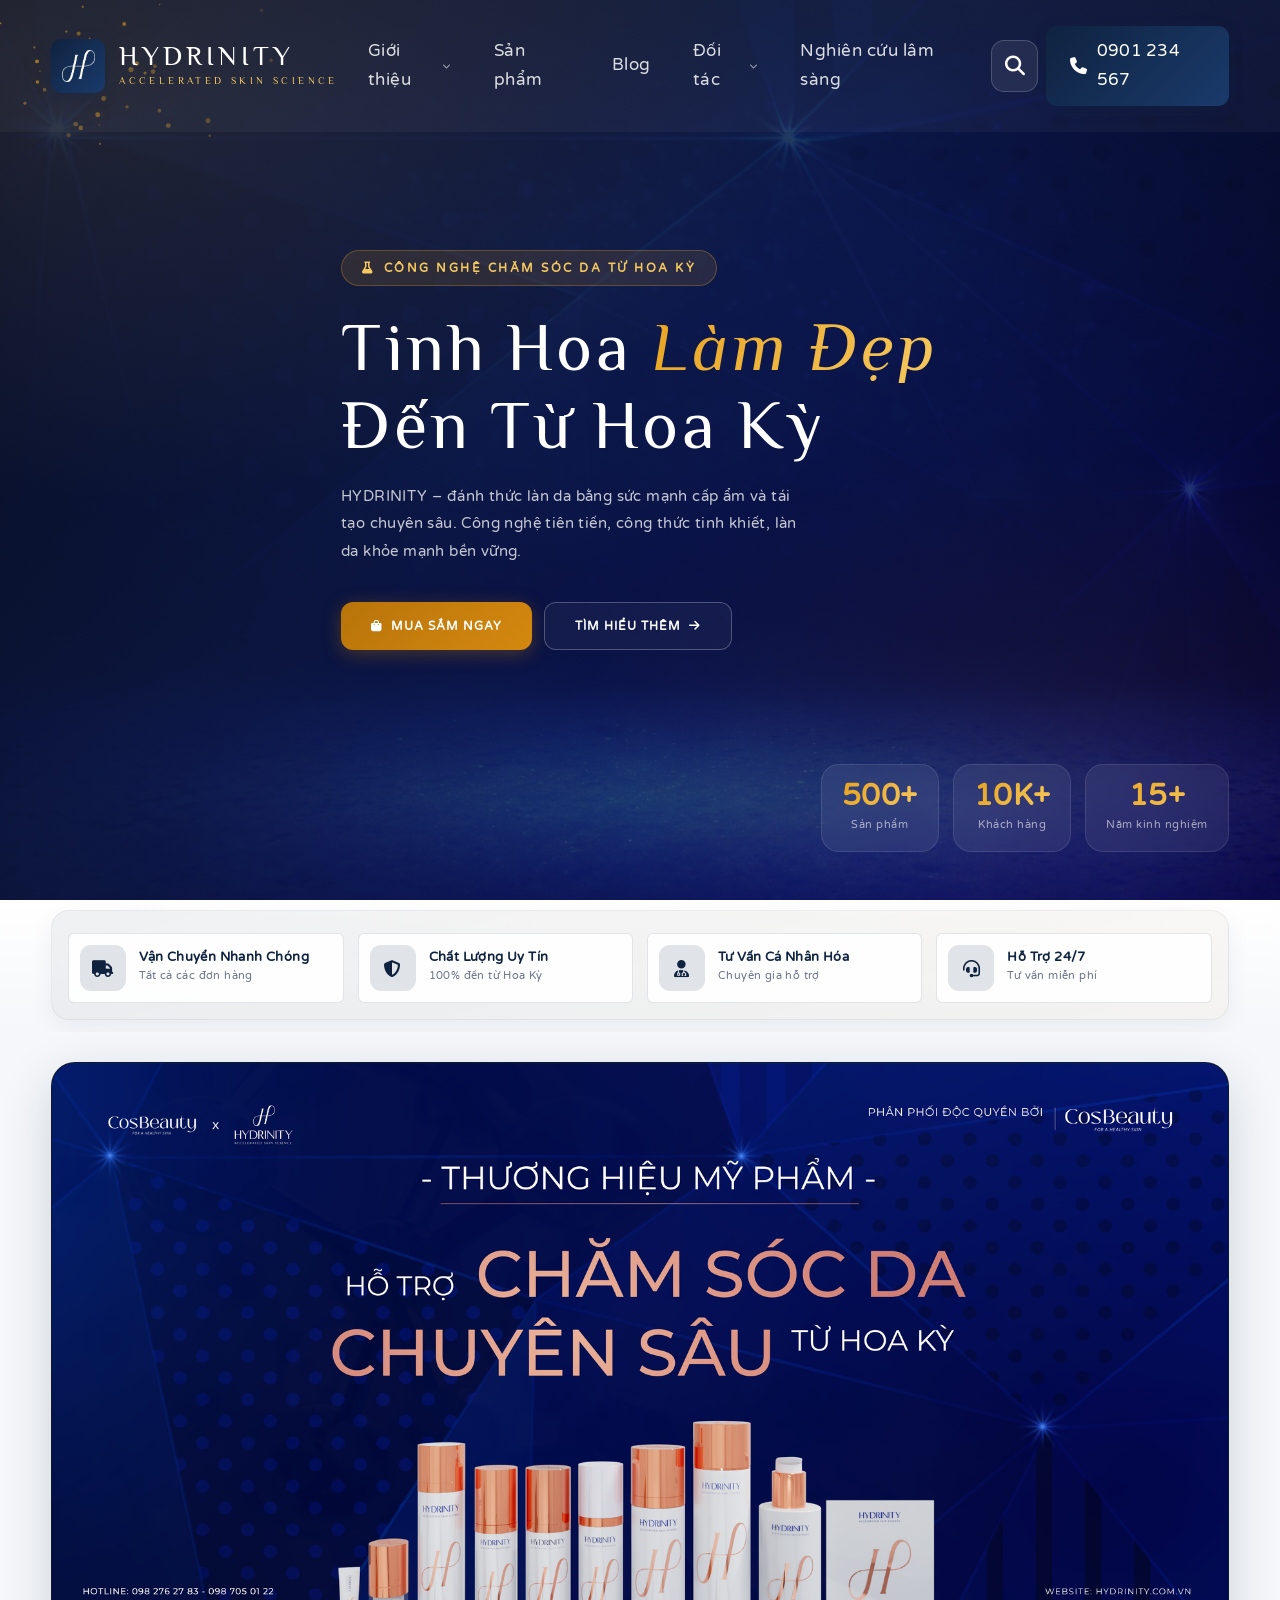
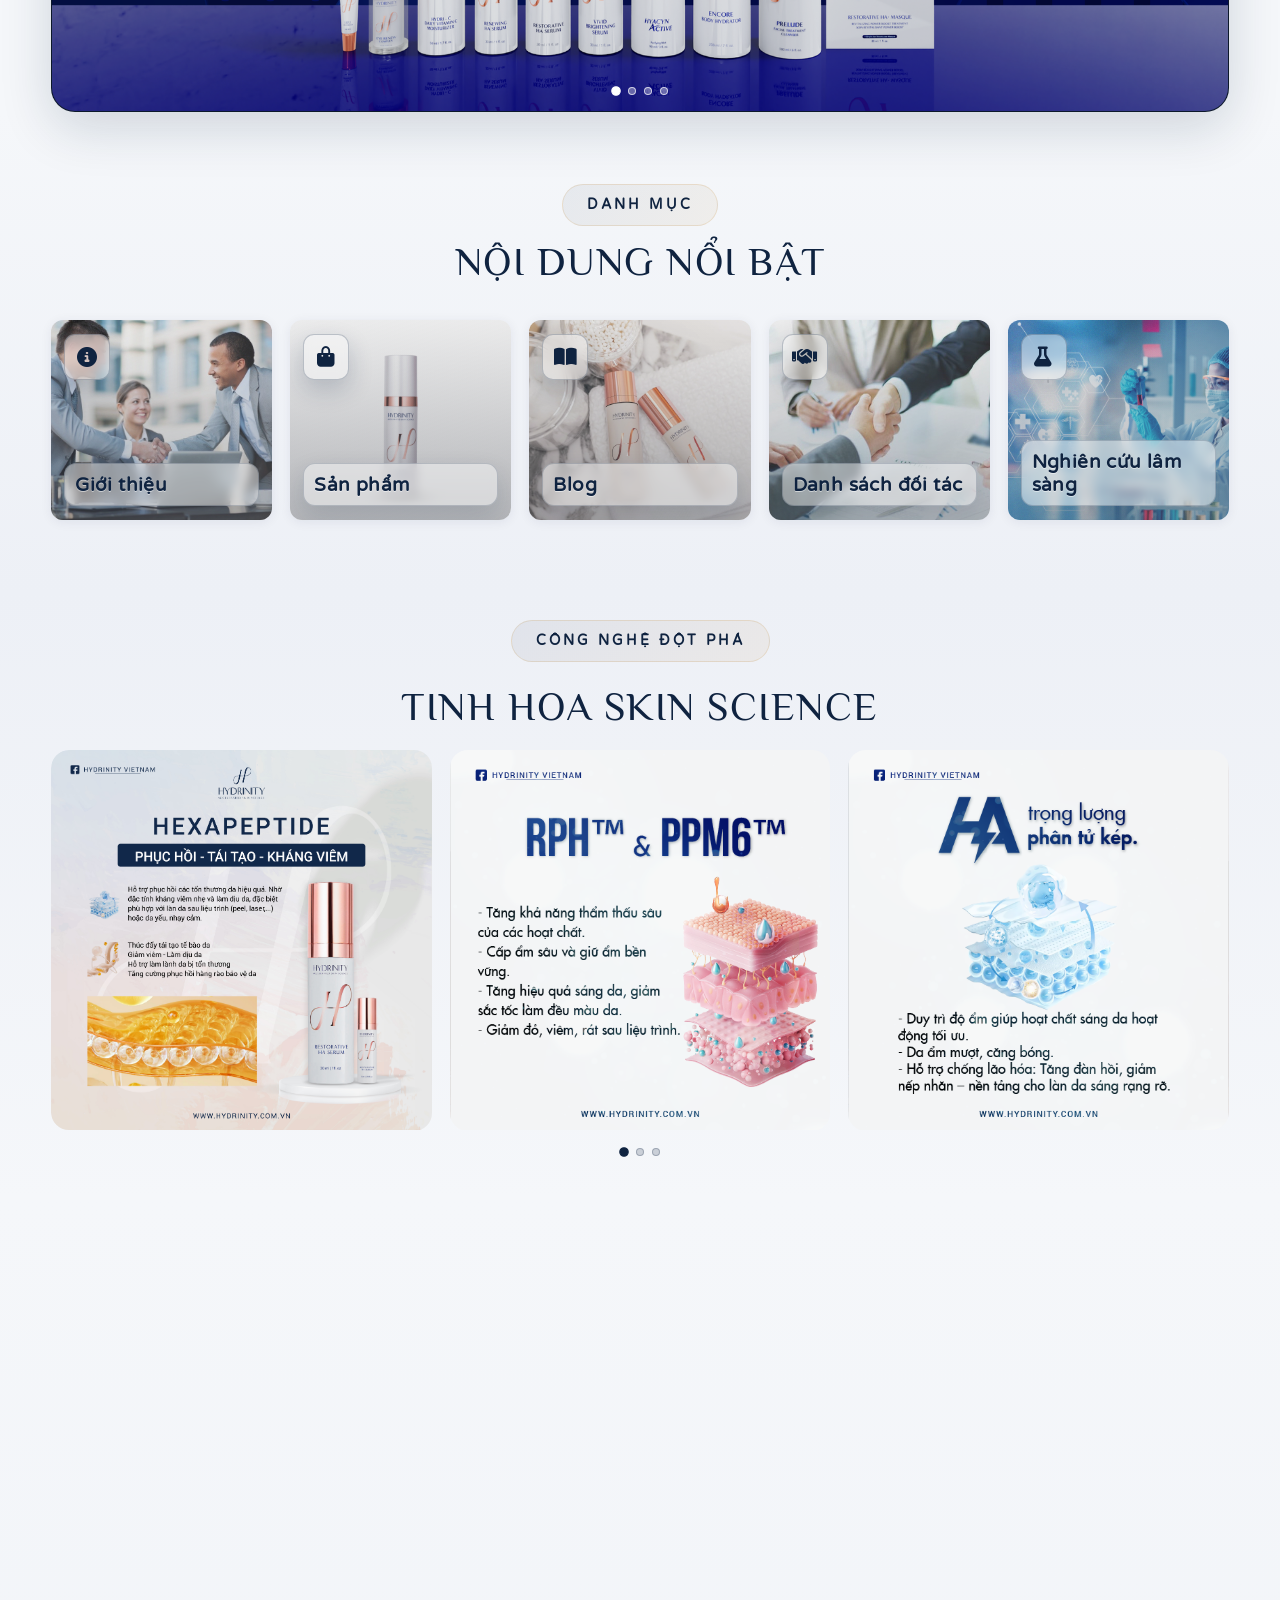
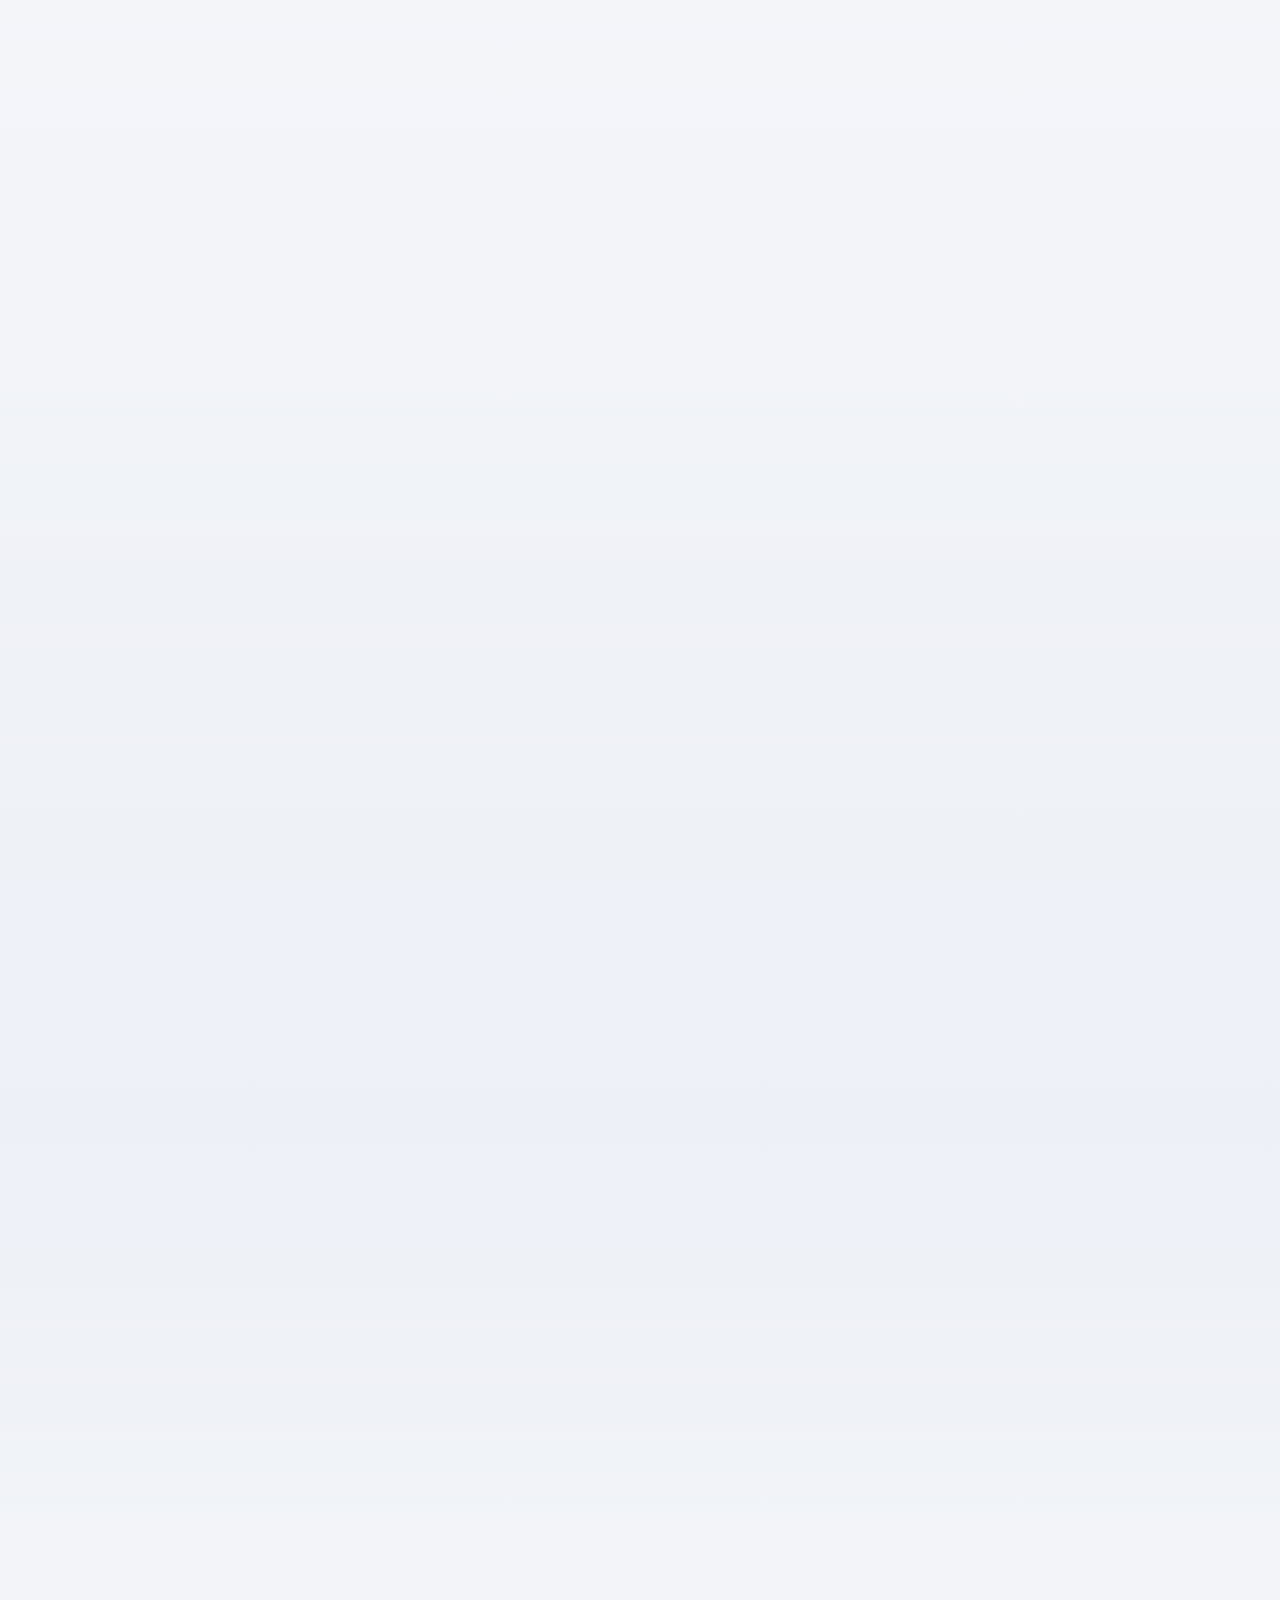
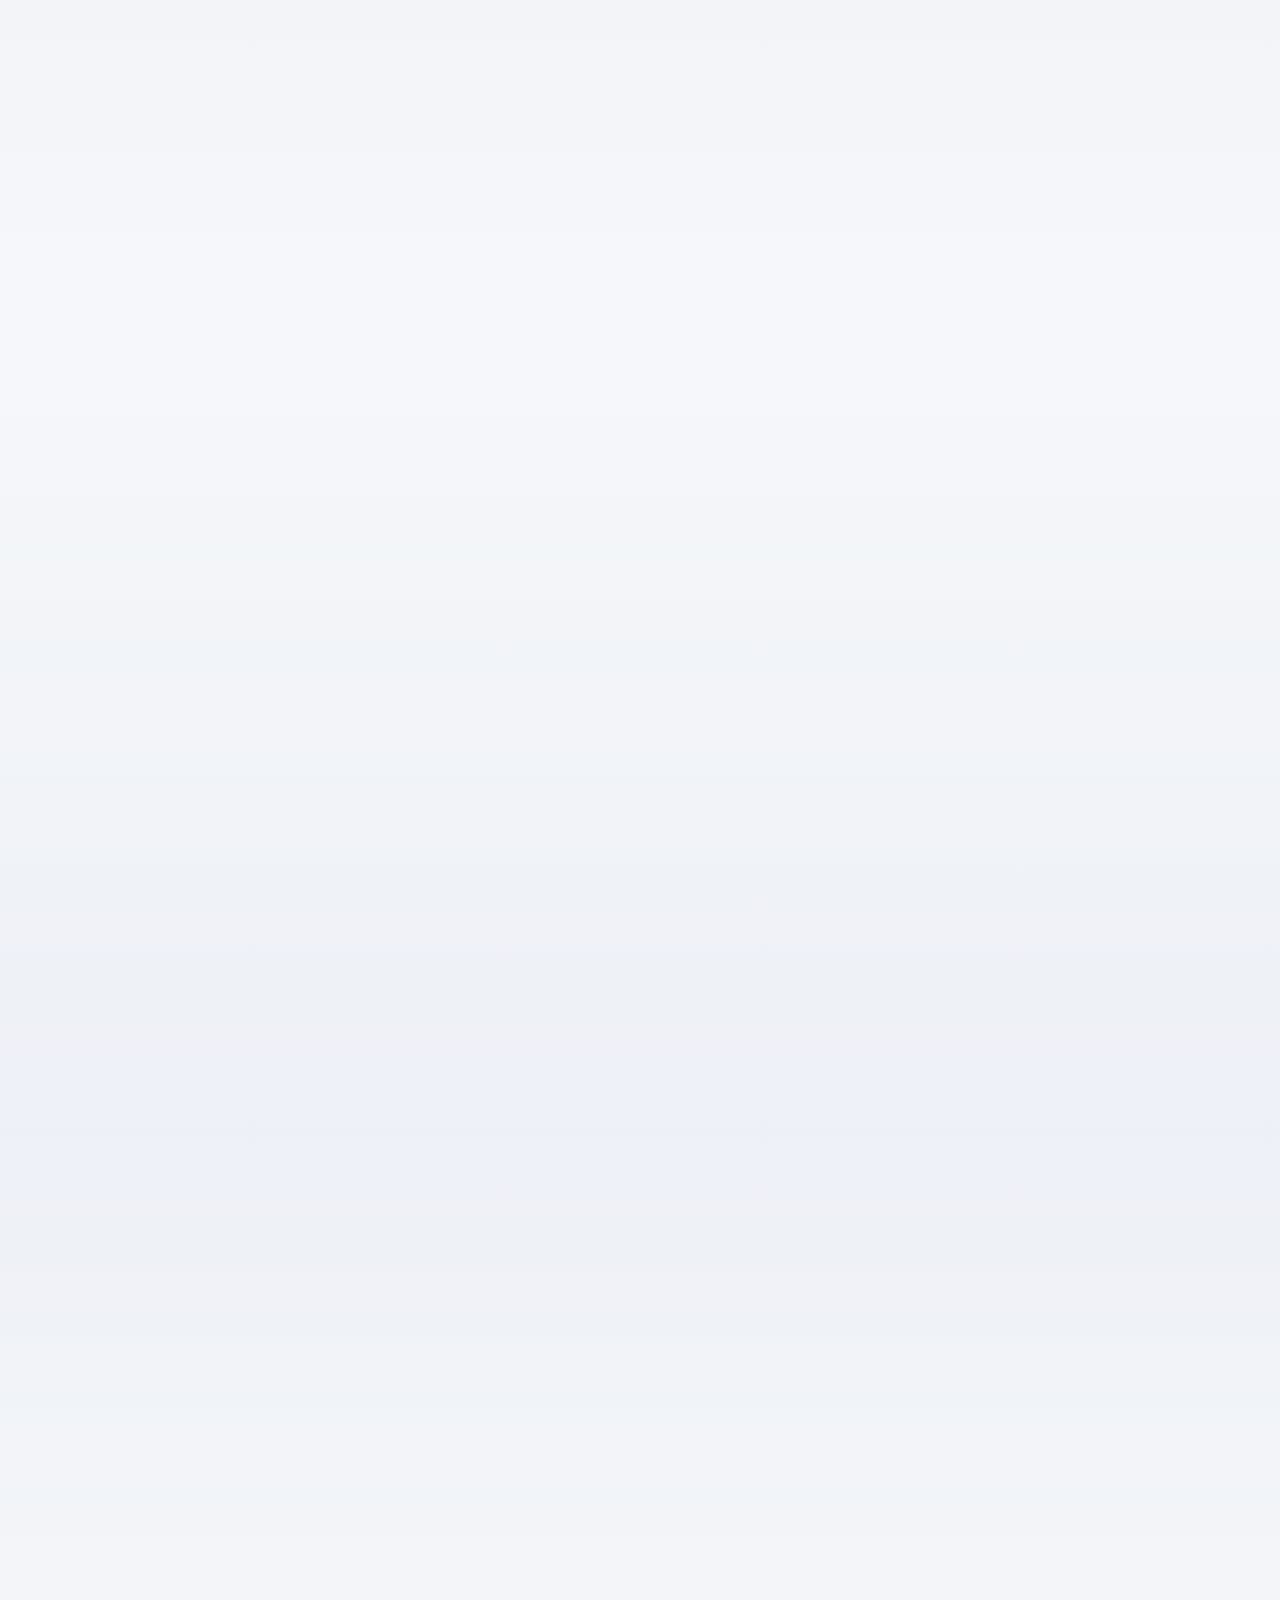
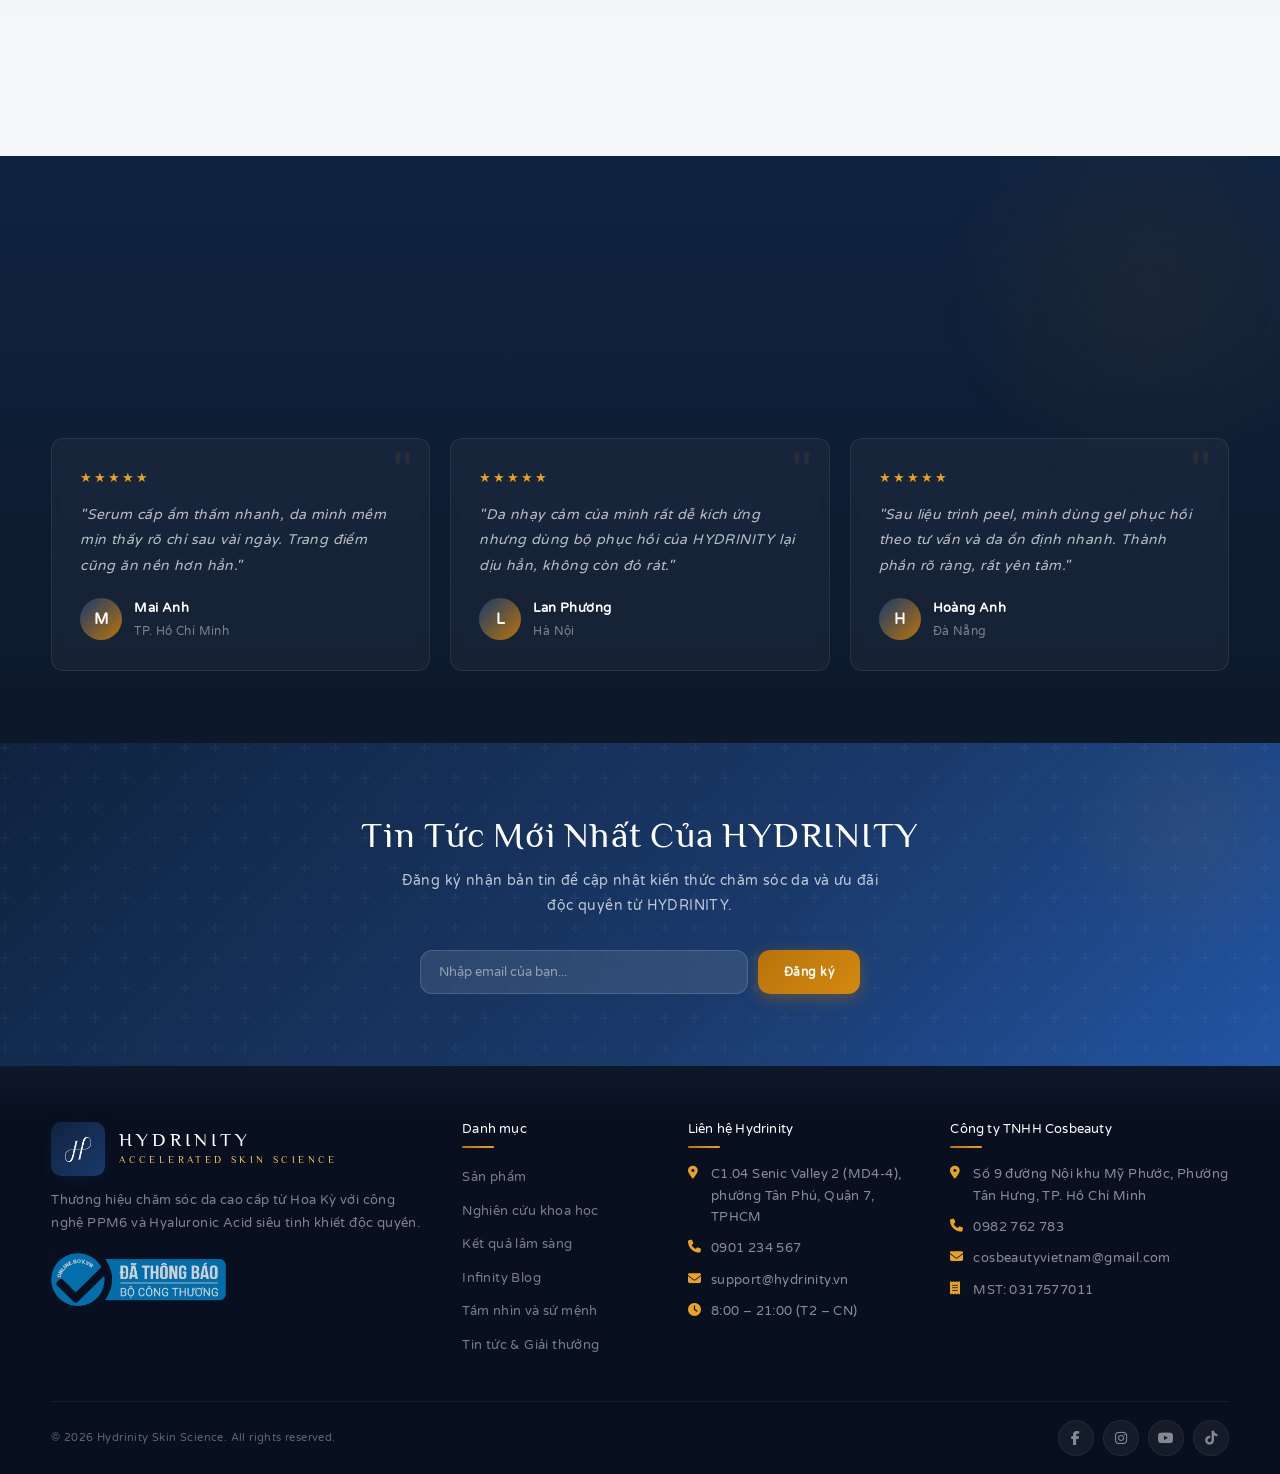
<file: index copy.html>
<!DOCTYPE html>
<html lang="vi">
<head>
<meta charset="UTF-8">
<meta name="viewport" content="width=device-width, initial-scale=1.0">
<title>HYDRINITY – Accelerated Skin Science | Chăm Sóc Da Cao Cấp Từ Hoa Kỳ</title>
<meta name="description" content="HYDRINITY – thương hiệu chăm sóc da cao cấp từ Hoa Kỳ. Công nghệ PPM6, Hyaluronic Acid siêu tinh khiết, phục hồi và cấp ẩm chuyên sâu cho làn da châu Á.">
<meta name="keywords" content="HYDRINITY, chăm sóc da, skincare, serum cấp ẩm, hyaluronic acid, PPM6, mỹ phẩm cao cấp, làm đẹp, phục hồi da, chống lão hóa">
<meta name="robots" content="index, follow">
<meta name="author" content="HYDRINITY Vietnam">
<meta name="theme-color" content="#0F2340">
<link rel="canonical" href="https://hydrinity.vn/">

<!-- Open Graph -->
<meta property="og:type" content="website">
<meta property="og:title" content="HYDRINITY – Accelerated Skin Science | Chăm Sóc Da Cao Cấp Từ Hoa Kỳ">
<meta property="og:description" content="Thương hiệu chăm sóc da cao cấp từ Hoa Kỳ. Công nghệ PPM6, Hyaluronic Acid siêu tinh khiết, phục hồi và cấp ẩm chuyên sâu.">
<meta property="og:image" content="https://hydrinity.vn/photo/hero_banner.png">
<meta property="og:url" content="https://hydrinity.vn/">
<meta property="og:site_name" content="HYDRINITY Vietnam">
<meta property="og:locale" content="vi_VN">

<!-- Twitter Card -->
<meta name="twitter:card" content="summary_large_image">
<meta name="twitter:title" content="HYDRINITY – Accelerated Skin Science">
<meta name="twitter:description" content="Chăm sóc da cao cấp từ Hoa Kỳ. Công nghệ PPM6, Hyaluronic Acid siêu tinh khiết.">
<meta name="twitter:image" content="https://hydrinity.vn/photo/hero_banner.png">

<link rel="icon" type="image/png" href="photo/logo.png">
<link rel="stylesheet" href="https://cdnjs.cloudflare.com/ajax/libs/font-awesome/6.5.1/css/all.min.css">
<link rel="preconnect" href="https://fonts.googleapis.com">
<link rel="preconnect" href="https://fonts.gstatic.com" crossorigin>
<link href="https://fonts.googleapis.com/css2?family=Philosopher:ital,wght@0,400;0,700;1,400;1,700&display=swap" rel="stylesheet">
<link href="https://fonts.googleapis.com/css2?family=Varela+Round&display=swap" rel="stylesheet">
<link rel="stylesheet" href="index.css?v=20260417-07">

<!-- JSON-LD Structured Data -->
<script type="application/ld+json">
{
  "@context": "https://schema.org",
  "@type": "Organization",
  "name": "HYDRINITY Vietnam",
  "url": "https://hydrinity.vn",
  "logo": "https://hydrinity.vn/photo/logo.png",
  "description": "Thương hiệu chăm sóc da cao cấp từ Hoa Kỳ với công nghệ PPM6 và Hyaluronic Acid siêu tinh khiết.",
  "address": {
    "@type": "PostalAddress",
    "streetAddress": "C1.04 Senic Valley 2 (MD4-4), phường Tân Phú",
    "addressLocality": "Quận 7, TP. Hồ Chí Minh",
    "addressCountry": "VN"
  },
  "contactPoint": {
    "@type": "ContactPoint",
    "telephone": "+84901234567",
    "contactType": "customer service",
    "availableLanguage": "Vietnamese"
  },
  "sameAs": [
    "https://www.facebook.com/hydrinity",
    "https://www.instagram.com/hydrinity"
  ]
}
</script>
</head>
<body>

<!-- ████ HEADER ████ -->
<header class="header" id="header">
  <div class="container">
    <div class="header-inner">
      <a href="index.html" class="logo">
        <div class="logo-icon"><img src="photo/logo.png" alt="HYDRINITY"></div>
        <div class="logo-wordmark">
          <div class="logo-name">HYDRINITY</div>
          <div class="logo-sub">ACCELERATED SKIN SCIENCE</div>
        </div>
      </a>

      <nav aria-label="Menu chính">
        <div class="nav-item has-dropdown">
          <a href="/about-us" class="nav-link">Giới thiệu <i class="fas fa-chevron-down" style="font-size:8px;opacity:.7"></i></a>
          <div class="nav-dropdown">
            <a href="/about-us"><span class="nav-sub-label">Về chúng tôi</span></a>
            <a href="/vision-mission"><span class="nav-sub-label">Tầm nhìn và sứ mệnh</span></a>
            <a href="/news-awards"><span class="nav-sub-label">Tin tức và giải thưởng</span></a>
            <a href="/contact"><span class="nav-sub-label">Liên hệ</span></a>
          </div>
        </div>
        <a href="#products" class="nav-link">Sản phẩm</a>
        <a href="/blog" class="nav-link">Blog</a>
        <div class="nav-item has-dropdown">
          <a href="/north-partner" class="nav-link">Đối tác <i class="fas fa-chevron-down" style="font-size:8px;opacity:.7"></i></a>
          <div class="nav-dropdown">
            <a href="/north-partner"><span class="nav-sub-label">Đối tác miền Bắc</span></a>
            <a href="/southern-partner"><span class="nav-sub-label">Đối tác miền Nam</span></a>
          </div>
        </div>
        <a href="/mineral-research" class="nav-link">Nghiên cứu lâm sàng</a>
      </nav>

      <div class="header-actions">
        <button type="button" class="hdr-icon" id="productSearchToggle" title="Tìm kiếm" aria-label="Tìm kiếm sản phẩm">
          <i class="fas fa-magnifying-glass"></i>
        </button>
        <a href="tel:0901234567" class="phone-btn"><i class="fas fa-phone"></i> 0901 234 567</a>
        <button class="mobile-menu" id="mobileMenu"><i class="fas fa-bars"></i></button>
      </div>
    </div>
  </div>
</header>

<!-- ████ MOBILE NAV ████ -->
<div class="mobile-nav" id="mobileNav">
  <div class="mobile-nav-backdrop" id="mobileNavBackdrop"></div>
  <div class="mobile-nav-panel">
    <div class="mobile-nav-top">
      <a href="index.html" class="logo">
        <div class="logo-icon"><img src="photo/logo.png" alt="HYDRINITY" style="width:22px"></div>
        <div class="logo-wordmark">
          <div class="logo-name" style="color:var(--navy);font-size:18px">HYDRINITY</div>
          <div class="logo-sub" style="color:var(--gold)">ACCELERATED SKIN SCIENCE</div>
        </div>
      </a>
      <button class="mobile-nav-close" id="mobileNavClose"><i class="fas fa-times"></i></button>
    </div>
    <ul class="mobile-nav-links">
      <li class="mobile-acc-item">
        <button type="button" class="mobile-accordion-trigger" aria-expanded="false">
          <span class="mobile-accordion-title"><i class="fas fa-info-circle"></i> Giới thiệu</span>
          <i class="fas fa-chevron-down chevron"></i>
        </button>
        <div class="mobile-submenu">
          <a href="/about-us">Về chúng tôi</a>
          <a href="/vision-mission">Tầm nhìn và sứ mệnh</a>
          <a href="/news-awards">Tin tức và giải thưởng</a>
          <a href="/contact">Liên hệ</a>
        </div>
      </li>
      <li><a href="/products-home"><i class="fas fa-bag-shopping"></i> Sản phẩm</a></li>
      <li><a href="/blog"><i class="fas fa-book-open"></i> Blog</a></li>
      <li class="mobile-acc-item">
        <button type="button" class="mobile-accordion-trigger" aria-expanded="false">
          <span class="mobile-accordion-title"><i class="fas fa-handshake"></i> Danh sách đối tác</span>
          <i class="fas fa-chevron-down chevron"></i>
        </button>
        <div class="mobile-submenu">
          <a href="/north-partner">Đối tác miền Bắc</a>
          <a href="/southern-partner">Đối tác miền Nam</a>
        </div>
      </li>
      <li><a href="/mineral-research"><i class="fas fa-flask"></i> Nghiên cứu lâm sàng</a></li>
    </ul>
    <a href="tel:0901234567" class="mobile-nav-phone"><i class="fas fa-phone"></i> 0901 234 567</a>
  </div>
</div>

<!-- ████ PRODUCT SEARCH MODAL ████ -->
<div class="search-modal" id="productSearchModal" aria-hidden="true">
  <div class="search-modal-backdrop" data-close-search="true"></div>
  <div class="search-modal-panel" role="dialog" aria-modal="true" aria-labelledby="productSearchTitle">
    <div class="search-modal-head">
      <h3 id="productSearchTitle">Tìm kiếm sản phẩm</h3>
      <button type="button" class="search-close" id="productSearchClose" aria-label="Đóng"><i class="fas fa-times"></i></button>
    </div>
    <div class="search-modal-controls">
      <div class="search-controls-row">
        <div class="search-input-wrap">
          <i class="fas fa-magnifying-glass" aria-hidden="true"></i>
          <input id="productSearchInput" type="text" placeholder="Nhập tên sản phẩm...">
        </div>
        <select id="productSearchType" class="search-type-select" aria-label="Loại nội dung">
          <option value="product" selected>Sản phẩm</option>
          <option value="blog">Blog</option>
        </select>
      </div>
    </div>
    <div class="search-table-wrap">
      <table class="search-table" aria-label="Bảng sản phẩm">
        <thead>
          <tr>
            <th>STT</th>
            <th id="searchColName">Tên sản phẩm</th>
            <th id="searchColMeta">Giá</th>
            <th></th>
          </tr>
        </thead>
        <tbody id="productSearchBody"></tbody>
      </table>
      <p class="search-empty" id="productSearchEmpty">Không tìm thấy sản phẩm phù hợp.</p>
    </div>
  </div>
</div>

<main>
<!-- ████ HERO ████ -->
<section class="hero hero-image" id="home">
  <div class="hero-bg">
    <!-- <video class="hero-bg-media hero-bg-video" src="video/1.mp4" muted playsinline loop autoplay preload="metadata" aria-hidden="true"></video> -->
    <img class="hero-bg-media hero-bg-image" src="photo/hero_banner.png" alt="HYDRINITY Skin Science">
  </div>
  <div class="hero-overlay"></div>
  <canvas id="heroParticles"></canvas>
  <div class="hero-content container">
    <div class="hero-badge"><i class="fas fa-flask"></i>Công nghệ chăm sóc da từ Hoa Kỳ</div>
    <h1 class="hero-mrch-font">Tinh Hoa <em>Làm Đẹp</em><br>Đến Từ Hoa Kỳ</h1>
    <p>HYDRINITY – đánh thức làn da bằng sức mạnh cấp ẩm và tái tạo chuyên sâu. Công nghệ tiên tiến, công thức tinh khiết, làn da khỏe mạnh bền vững.</p>
    <div class="hero-btns">
      <a href="#products" class="btn btn-primary"><i class="fas fa-shopping-bag"></i> Mua Sắm Ngay</a>
      <a href="#about" class="btn btn-outline">Tìm Hiểu Thêm <i class="fas fa-arrow-right"></i></a>
    </div>
  </div>
  <div class="hero-stats fade-up">
    <div class="stat"><div class="stat-num">500+</div><div class="stat-label">Sản phẩm</div></div>
    <div class="stat"><div class="stat-num">10K+</div><div class="stat-label">Khách hàng</div></div>
    <div class="stat"><div class="stat-num">15+</div><div class="stat-label">Năm kinh nghiệm</div></div>
  </div>
</section>

<!-- ████ FEATURES BAR ████ -->
<div class="features-bar">
  <div class="container">
    <div class="features-inner fade-up">
      <div class="feature-item">
        <div class="feature-icon"><i class="fas fa-truck"></i></div>
        <div><h4>Vận Chuyển Nhanh Chóng</h4><p>Tất cả các đơn hàng</p></div>
      </div>
      <div class="feature-item">
        <div class="feature-icon"><i class="fas fa-shield-alt"></i></div>
        <div><h4>Chất Lượng Uy Tín</h4><p>100% đến từ Hoa Kỳ</p></div>
      </div>
      <div class="feature-item">
        <div class="feature-icon"><i class="fas fa-user-doctor"></i></div>
        <div><h4>Tư Vấn Cá Nhân Hóa</h4><p>Chuyên gia hỗ trợ</p></div>
      </div>
      <div class="feature-item">
        <div class="feature-icon"><i class="fas fa-headset"></i></div>
        <div><h4>Hỗ Trợ 24/7</h4><p>Tư vấn miễn phí</p></div>
      </div>
    </div>
  </div>
</div>

<!-- ████ HERO SLIDER ████ -->
<section class="mid-slider">
  <div class="container">
    <div class="mid-slider-frame fade-up" id="midSlider">
      <div class="mid-slide active"><img src="photo/1.png" alt="Giải pháp chăm sóc da chuyên sâu"></div>
      <div class="mid-slide"><img src="photo/2.png" alt="Routine chuẩn phòng khám tại nhà"></div>
      <div class="mid-slide"><img src="photo/3.png" alt="Nghiên cứu lâm sàng minh bạch"></div>
      <div class="mid-slide"><img src="photo/4.png" alt="Ưu đãi hấp dẫn"></div>
      <div class="slider-dots" id="midDots">
        <button class="slider-dot active" type="button" aria-label="Slide 1"></button>
        <button class="slider-dot" type="button" aria-label="Slide 2"></button>
        <button class="slider-dot" type="button" aria-label="Slide 3"></button>
        <button class="slider-dot" type="button" aria-label="Slide 4"></button>
      </div>
    </div>
  </div>
</section>

<!-- ████ CATEGORIES ████ -->
<section class="section categories-section">
  <div class="container">
    <div class="section-header fade-up">
      <span class="section-tag">Danh mục</span>
      <h2 class="newyork-title">Nội Dung Nổi Bật</h2>
    </div>
    <div class="categories-grid fade-up">
      <a class="cat-card cat-theme-1" href="/about-us" aria-label="Giới thiệu">
        <div class="cat-icon-wrap" aria-hidden="true"><i class="fas fa-circle-info"></i></div>
        <div class="cat-content"><span class="cat-main-link">Giới thiệu</span></div>
      </a>
      <a class="cat-card cat-theme-2" href="/products-home" aria-label="Sản phẩm">
        <div class="cat-icon-wrap" aria-hidden="true"><i class="fas fa-bag-shopping"></i></div>
        <div class="cat-content"><span class="cat-main-link">Sản phẩm</span></div>
      </a>
      <a class="cat-card cat-theme-3" href="/blog" aria-label="Blog">
        <div class="cat-icon-wrap" aria-hidden="true"><i class="fas fa-book-open"></i></div>
        <div class="cat-content"><span class="cat-main-link">Blog</span></div>
      </a>
      <a class="cat-card cat-theme-4" href="/north-partner" aria-label="Danh sách đối tác">
        <div class="cat-icon-wrap" aria-hidden="true"><i class="fas fa-handshake"></i></div>
        <div class="cat-content"><span class="cat-main-link">Danh sách đối tác</span></div>
      </a>
      <a class="cat-card cat-theme-5" href="/mineral-research" aria-label="Nghiên cứu lâm sàng">
        <div class="cat-icon-wrap" aria-hidden="true"><i class="fas fa-flask"></i></div>
        <div class="cat-content"><span class="cat-main-link">Nghiên cứu lâm sàng</span></div>
      </a>
    </div>
  </div>
</section>

<!-- ████ STRIP SLIDER ████ -->
<section class="mid-strip" id="midStripSlider">
  <div class="container">
    <div class="strip-eyebrow fade-up">
      <span class="section-tag">Công nghệ đột phá</span>
      <h2 class="strip-title newyork-title">Tinh Hoa Skin Science</h2>
    </div>
    <div class="mid-strip-wrap fade-up">
      <div class="mid-strip-viewport">
        <div class="mid-strip-track" id="midStripTrack">
          <div class="mid-strip-card"><img src="photo/5.jpg" alt="Giới thiệu"></div>
          <div class="mid-strip-card"><img src="photo/6.png" alt="Sản phẩm"></div>
          <div class="mid-strip-card"><img src="photo/7.png" alt="Blog"></div>
          <div class="mid-strip-card"><img src="photo/8.jpg" alt="Đối tác"></div>
          <div class="mid-strip-card"><img src="photo/9.png" alt="Nghiên cứu"></div>
        </div>
      </div>
      <div class="strip-dots" id="midStripDots">
        <button class="strip-dot active" type="button" aria-label="Trang 1"></button>
        <button class="strip-dot" type="button" aria-label="Trang 2"></button>
        <button class="strip-dot" type="button" aria-label="Trang 3"></button>
      </div>
    </div>
  </div>
</section>

<!-- ████ PRODUCTS ████ -->
<section class="section products-section" id="products">
  <div class="container">
    <div class="section-header fade-up">
      <span class="section-tag">Sản phẩm</span>
      <h2 class="newyork-title">Sản Phẩm Chăm Sóc Da Nổi Bật</h2>
    </div>
    <div class="products-tabs fade-up">
      <button class="tab-btn active" data-cat="all">Best Sellers</button>
      <button class="tab-btn" data-cat="macca">Products</button>
      <button class="tab-btn" data-cat="tieu">Regimens</button>
    </div>
    <div class="products-grid fade-up">

      <div class="product-card" data-cat="cafe">
        <div class="product-img"><img src="photo/21.png" alt="Serum cấp ẩm"></div>
        <div class="product-info">
          <h3 class="product-name">Hydri-C Serum Cấp Ẩm Đa Tầng</h3>
          <p class="product-desc">Cấp ẩm đa tầng, hỗ trợ da căng mướt và mềm mịn suốt ngày.</p>
          <div class="product-bottom-row">
            <div class="product-price">1.850.000đ</div>
            <div class="product-select-wrap">
              <select class="product-select">
                <option>15 ml</option>
                <option selected>30 ml</option>
                <option>50 ml</option>
              </select>
              <span class="product-select-icon">
                <svg viewBox="0 0 24 24"><polyline points="6 9 12 15 18 9"/></svg>
              </span>
            </div>
          </div>
          <a href="#" class="btn-product-detail">Xem Chi Tiết <i class="fas fa-arrow-right"></i></a>
        </div>
      </div>

      <div class="product-card" data-cat="macca">
        <div class="product-img"><img src="photo/22.png" alt="Serum làm sáng"></div>
        <div class="product-info">
          <h3 class="product-name">Vita-Bright Serum Giảm Thâm Nám</h3>
          <p class="product-desc">Làm sáng da, hỗ trợ đều màu và giảm thâm nám hiệu quả.</p>
          <div class="product-bottom-row">
            <div class="product-price">1.690.000đ</div>
            <div class="product-select-wrap">
              <select class="product-select">
                <option>15 ml</option>
                <option selected>30 ml</option>
                <option>50 ml</option>
              </select>
              <span class="product-select-icon">
                <svg viewBox="0 0 24 24"><polyline points="6 9 12 15 18 9"/></svg>
              </span>
            </div>
          </div>
          <a href="#" class="btn-product-detail">Xem Chi Tiết <i class="fas fa-arrow-right"></i></a>
        </div>
      </div>

      <div class="product-card" data-cat="tieu">
        <div class="product-img"><img src="photo/23.png" alt="Tinh chất phục hồi"></div>
        <div class="product-info">
          <h3 class="product-name">Barrier Restore Essence Da Nhạy Cảm</h3>
          <p class="product-desc">Làm dịu nhanh, củng cố hàng rào bảo vệ cho da nhạy cảm.</p>
          <div class="product-bottom-row">
            <div class="product-price">1.520.000đ</div>
            <div class="product-select-wrap">
              <select class="product-select">
                <option>15 ml</option>
                <option selected>30 ml</option>
                <option>50 ml</option>
              </select>
              <span class="product-select-icon">
                <svg viewBox="0 0 24 24"><polyline points="6 9 12 15 18 9"/></svg>
              </span>
            </div>
          </div>
          <a href="#" class="btn-product-detail">Xem Chi Tiết <i class="fas fa-arrow-right"></i></a>
        </div>
      </div>

      <div class="product-card" data-cat="cafe">
        <div class="product-img"><img src="photo/24.png" alt="Peptide chống lão hóa"></div>
        <div class="product-info">
          <h3 class="product-name">Age-Defy Peptide Concentrate</h3>
          <p class="product-desc">Hỗ trợ săn chắc da, cải thiện nếp nhăn và dấu hiệu lão hóa.</p>
          <div class="product-bottom-row">
            <div class="product-price">2.150.000đ</div>
            <div class="product-select-wrap">
              <select class="product-select">
                <option>15 ml</option>
                <option selected>30 ml</option>
                <option>50 ml</option>
              </select>
              <span class="product-select-icon">
                <svg viewBox="0 0 24 24"><polyline points="6 9 12 15 18 9"/></svg>
              </span>
            </div>
          </div>
          <a href="#" class="btn-product-detail">Xem Chi Tiết <i class="fas fa-arrow-right"></i></a>
        </div>
      </div>

      <div class="product-card" data-cat="macca">
        <div class="product-img"><img src="photo/25.png" alt="Gel phục hồi"></div>
        <div class="product-info">
          <h3 class="product-name">Calm Recovery Gel Sau Peel/Laser</h3>
          <p class="product-desc">Phục hồi sau peel/laser, giúp giảm đỏ rát và khó chịu tức thì.</p>
          <div class="product-bottom-row">
            <div class="product-price">1.320.000đ</div>
            <div class="product-select-wrap">
              <select class="product-select">
                <option>30 ml</option>
                <option selected>50 ml</option>
                <option>100 ml</option>
              </select>
              <span class="product-select-icon">
                <svg viewBox="0 0 24 24"><polyline points="6 9 12 15 18 9"/></svg>
              </span>
            </div>
          </div>
          <a href="#" class="btn-product-detail">Xem Chi Tiết <i class="fas fa-arrow-right"></i></a>
        </div>
      </div>

      <div class="product-card" data-cat="tieu">
        <div class="product-img"><img src="photo/25.png" alt="Xịt khoáng khóa ẩm"></div>
        <div class="product-info">
          <h3 class="product-name">Hydra+ Mist Khóa Ẩm Tức Thì</h3>
          <p class="product-desc">Xịt khoáng cấp ẩm tức thì, làm dịu da và duy trì độ ẩm ổn định.</p>
          <div class="product-bottom-row">
            <div class="product-price">920.000đ</div>
            <div class="product-select-wrap">
              <select class="product-select">
                <option>50 ml</option>
                <option selected>100 ml</option>
                <option>150 ml</option>
              </select>
              <span class="product-select-icon">
                <svg viewBox="0 0 24 24"><polyline points="6 9 12 15 18 9"/></svg>
              </span>
            </div>
          </div>
          <a href="#" class="btn-product-detail">Xem Chi Tiết <i class="fas fa-arrow-right"></i></a>
        </div>
      </div>

    </div>
  </div>
</section>

<!-- ████ BLOG ████ -->
<section class="section blog-section" id="blog">
  <div class="container">
    <div class="section-header fade-up">
      <span class="section-tag">Blog</span>
      <h2 class="newyork-title">Kiến Thức Chăm Sóc Da</h2>
      <p><span class="products-copy-prefix">Cập nhật xu hướng,</span> <span class="products-copy-suffix">tips hữu ích và kiến thức khoa học về chăm sóc da</span></p>
    </div>
    <div class="blog-grid fade-up">
      <article class="blog-card">
        <div class="blog-img"><img src="photo/31.webp" alt="Hyaluronic Acid cấp ẩm đa tầng cho làn da căng mướt"></div>
        <div class="blog-body">
          <time class="blog-date" datetime="2026-04-10">10 Tháng 4, 2026</time>
          <h3 class="blog-title"><a href="/blog">Hyaluronic Acid – Bí quyết cấp ẩm đa tầng cho làn da căng mướt</a></h3>
          <p class="blog-excerpt">Tìm hiểu cách Hyaluronic Acid hoạt động ở từng lớp da và cách sử dụng hiệu quả nhất trong routine hằng ngày.</p>
          <div class="blog-meta">
            <a href="/blog" class="blog-read">Đọc thêm <i class="fas fa-arrow-right"></i></a>
          </div>
        </div>
      </article>
      <article class="blog-card">
        <div class="blog-img"><img src="photo/32.webp" alt="Hàng rào bảo vệ da và cách phục hồi da nhạy cảm"></div>
        <div class="blog-body">
          <time class="blog-date" datetime="2026-04-05">05 Tháng 4, 2026</time>
          <h3 class="blog-title"><a href="/blog">Hàng rào bảo vệ da là gì? Cách phục hồi khi da yếu và nhạy cảm</a></h3>
          <p class="blog-excerpt">Hiểu đúng về skin barrier giúp bạn lựa chọn sản phẩm phù hợp, tránh kích ứng và duy trì làn da khỏe mạnh.</p>
          <div class="blog-meta">
            <a href="/blog" class="blog-read">Đọc thêm <i class="fas fa-arrow-right"></i></a>
          </div>
        </div>
      </article>
      <article class="blog-card">
        <div class="blog-img"><img src="photo/33.webp" alt="Routine chăm sóc da sau peel và laser"></div>
        <div class="blog-body">
          <time class="blog-date" datetime="2026-03-28">28 Tháng 3, 2026</time>
          <h3 class="blog-title"><a href="/blog">Routine sau peel và laser – Những điều cần biết để phục hồi nhanh nhất</a></h3>
          <p class="blog-excerpt">Liệu trình chăm sóc sau thủ thuật thẩm mỹ đóng vai trò quyết định trong việc giữ kết quả lâu dài.</p>
          <div class="blog-meta">
            <a href="/blog" class="blog-read">Đọc thêm <i class="fas fa-arrow-right"></i></a>
          </div>
        </div>
      </article>
    </div>
  </div>
</section>

<!-- ████ RESULTS SLIDER ████ -->
<section class="results-section" id="resultsSlider">
  <div class="container">
    <div class="results-head fade-up">
      <h2 class="results-title newyork-title">THE RESULTS ARE IN</h2>
    </div>
    <div class="results-frame fade-up" id="resultsFrame">
      <div class="results-slide active"><img src="photo/10.png" alt="Kết quả lâm sàng"></div>
      <div class="results-slide"><img src="photo/11.png" alt="Nghiên cứu khoa học"></div>
      <div class="results-slide"><img src="photo/12.png" alt="Routine phục hồi"></div>
      <div class="results-slide"><img src="photo/12.png" alt="Routine phục hồi"></div>
      <div class="slider-dots" id="resultsDots">
        <button class="slider-dot active" type="button" aria-label="Slide 1"></button>
        <button class="slider-dot" type="button" aria-label="Slide 2"></button>
        <button class="slider-dot" type="button" aria-label="Slide 3"></button>
        <button class="slider-dot" type="button" aria-label="Slide 4"></button>
      </div>
    </div>
  </div>
</section>

<!-- ████ ABOUT ████ -->
<section class="section about-section" id="about">
  <div class="container">
    <div class="about-grid fade-up">
      <div class="about-img">
        <img src="photo/vct.webp" alt="Đội ngũ nghiên cứu HYDRINITY">
        <div class="about-float"><div class="num">15+</div><div class="lbl">Năm kinh nghiệm</div></div>
      </div>
      <div class="about-content">
        <span class="section-tag">Về chúng tôi</span>
        <h2 class="mrch-newyork-font">Câu Chuyện <em>HYDRINITY</em></h2>
        <p>HYDRINITY được xây dựng từ triết lý chăm sóc da khoa học, kết hợp công nghệ tiên tiến từ Hoa Kỳ với nhu cầu thực tế của làn da châu Á.</p>
        <p>Chúng tôi phát triển sản phẩm theo hướng tối giản nhưng hiệu quả, tập trung cấp ẩm sâu, phục hồi hàng rào da và duy trì vẻ khỏe mạnh bền vững.</p>
        <ul class="about-list">
          <li><span class="check-icon"><i class="fas fa-check"></i></span> Công thức tinh khiết, ưu tiên làn da nhạy cảm</li>
          <li><span class="check-icon"><i class="fas fa-check"></i></span> Thành phần minh bạch, nồng độ hoạt chất tối ưu</li>
          <li><span class="check-icon"><i class="fas fa-check"></i></span> Phù hợp chăm sóc tại nhà và liệu trình chuyên nghiệp</li>
          <li><span class="check-icon"><i class="fas fa-check"></i></span> Hỗ trợ tư vấn routine cá nhân hóa theo tình trạng da</li>
        </ul>
        <a href="#products" class="btn btn-navy">Xem Sản Phẩm <i class="fas fa-arrow-right"></i></a>
      </div>
    </div>
  </div>
</section>

<!-- ████ TESTIMONIALS ████ -->
<section class="testimonials" id="testimonials">
  <div class="container">
    <div class="section-header fade-up">
      <span class="section-tag">Đánh giá</span>
      <h2>Khách Hàng Nói Gì Về HYDRINITY</h2>
      <p>Phản hồi từ khách hàng, sau khi trải nghiệm liệu trình chăm sóc da từ HYDRINITY</p>
    </div>
    <div class="test-grid fade-up">
      <div class="test-card">
        <div class="test-stars">★★★★★</div>
        <p class="test-text">"Serum cấp ẩm thấm nhanh, da mình mềm mịn thấy rõ chỉ sau vài ngày. Trang điểm cũng ăn nền hơn hẳn."</p>
        <div class="test-author">
          <div class="test-avatar">M</div>
          <div><div class="test-name">Mai Anh</div><div class="test-loc">TP. Hồ Chí Minh</div></div>
        </div>
      </div>
      <div class="test-card">
        <div class="test-stars">★★★★★</div>
        <p class="test-text">"Da nhạy cảm của mình rất dễ kích ứng nhưng dùng bộ phục hồi của HYDRINITY lại dịu hẳn, không còn đỏ rát."</p>
        <div class="test-author">
          <div class="test-avatar">L</div>
          <div><div class="test-name">Lan Phương</div><div class="test-loc">Hà Nội</div></div>
        </div>
      </div>
      <div class="test-card">
        <div class="test-stars">★★★★★</div>
        <p class="test-text">"Sau liệu trình peel, mình dùng gel phục hồi theo tư vấn và da ổn định nhanh. Thành phần rõ ràng, rất yên tâm."</p>
        <div class="test-author">
          <div class="test-avatar">H</div>
          <div><div class="test-name">Hoàng Anh</div><div class="test-loc">Đà Nẵng</div></div>
        </div>
      </div>
    </div>
  </div>
</section>

<!-- ████ CTA ████ -->
<section class="cta-section" id="contact">
  <div class="container fade-up">
    <h2>Tin Tức Mới Nhất Của HYDRINITY</h2>
    <p>Đăng ký nhận bản tin để cập nhật kiến thức chăm sóc da và ưu đãi độc quyền từ HYDRINITY.</p>
    <div class="cta-form">
      <input type="email" placeholder="Nhập email của bạn...">
      <button type="button">Đăng ký</button>
    </div>
  </div>
</section>

</main>

<!-- ████ FOOTER ████ -->
<footer class="footer">
  <div class="container">
    <div class="footer-grid">
      <div class="footer-brand">
        <a href="index.html" class="logo">
          <div class="logo-icon"><img src="photo/logo.png" alt="HYDRINITY" style="width:26px"></div>
          <div class="logo-wordmark">
            <div class="logo-name" style="color:#fff;font-size:19px">HYDRINITY</div>
            <div class="logo-sub" style="color:var(--gold-pale)">ACCELERATED SKIN SCIENCE</div>
          </div>
        </a>
        <p>Thương hiệu chăm sóc da cao cấp từ Hoa Kỳ với công nghệ PPM6 và Hyaluronic Acid siêu tinh khiết độc quyền.</p>
        <div style="margin-top:18px">
          <img alt="Bộ công thương" src="photo/bo-cong-thuong.png" style="width:175px;opacity:.82">
        </div>
      </div>
      <div>
        <h3>Danh mục</h3>
        <ul class="footer-links">
          <li><a href="#products">Sản phẩm</a></li>
          <li><a href="/mineral-research">Nghiên cứu khoa học</a></li>
          <li><a href="#resultsSlider">Kết quả lâm sàng</a></li>
          <li><a href="/blog">Infinity Blog</a></li>
          <li><a href="/vision-mission">Tầm nhìn và sứ mệnh</a></li>
          <li><a href="/news-awards">Tin tức & Giải thưởng</a></li>
        </ul>
      </div>
      <div class="footer-contact">
        <h3>Liên hệ Hydrinity</h3>
        <p><i class="fas fa-map-marker-alt"></i> C1.04 Senic Valley 2 (MD4-4), phường Tân Phú, Quận 7, TPHCM</p>
        <p><i class="fas fa-phone"></i> 0901 234 567</p>
        <p><i class="fas fa-envelope"></i> support@hydrinity.vn</p>
        <p><i class="fas fa-clock"></i> 8:00 – 21:00 (T2 – CN)</p>
      </div>
      <div class="footer-contact">
        <h3>Công ty TNHH Cosbeauty</h3>
        <p><i class="fas fa-map-marker-alt"></i> Số 9 đường Nội khu Mỹ Phước, Phường Tân Hưng, TP. Hồ Chí Minh</p>
        <p><i class="fas fa-phone"></i> 0982 762 783</p>
        <p><i class="fas fa-envelope"></i> cosbeautyvietnam@gmail.com</p>
        <p><i class="fas fa-receipt"></i> MST: 0317577011</p>
      </div>
    </div>
    <div class="footer-bottom">
      <span>© 2026 Hydrinity Skin Science. All rights reserved.</span>
      <div class="social-links">
        <a href="#" class="social-link" title="Facebook"><i class="fab fa-facebook-f"></i></a>
        <a href="#" class="social-link" title="Instagram"><i class="fab fa-instagram"></i></a>
        <a href="#" class="social-link" title="YouTube"><i class="fab fa-youtube"></i></a>
        <a href="#" class="social-link" title="TikTok"><i class="fab fa-tiktok"></i></a>
      </div>
    </div>
  </div>
</footer>

<!-- ████ FLOATING CONTACT ████ -->
<div class="floating-contact" aria-label="Liên hệ nhanh">
  <a href="https://www.facebook.com/" target="_blank" rel="noopener noreferrer" class="floating-btn facebook" title="Facebook">
    <i class="fab fa-facebook-f"></i>
  </a>
  <a href="https://www.instagram.com/" target="_blank" rel="noopener noreferrer" class="floating-btn instagram" title="Instagram">
    <i class="fab fa-instagram"></i>
  </a>
  <a href="https://shopee.vn/" target="_blank" rel="noopener noreferrer" class="floating-btn shopee" title="Shopee">
    <span class="shopee-mark" aria-hidden="true">
      <svg viewBox="0 0 109.59 122.88" role="img"><path fill="currentColor" d="M74.98,91.98C76.15,82.36,69.96,76.22,53.6,71c-7.92-2.7-11.66-6.24-11.57-11.12 c0.33-5.4,5.36-9.34,12.04-9.47c4.63,0.09,9.77,1.22,14.76,4.56c0.59,0.37,1.01,0.32,1.35-0.2c0.46-0.74,1.61-2.53,2-3.17 c0.26-0.42,0.31-0.96-0.35-1.44c-0.95-0.7-3.6-2.13-5.03-2.72c-3.88-1.62-8.23-2.64-12.86-2.63c-9.77,0.04-17.47,6.22-18.12,14.47 c-0.42,5.95,2.53,10.79,8.86,14.47c1.34,0.78,8.6,3.67,11.49,4.57c9.08,2.83,13.8,7.9,12.69,13.81c-1.01,5.36-6.65,8.83-14.43,8.93 c-6.17-0.24-11.71-2.75-16.02-6.1c-0.11-0.08-0.65-0.5-0.72-0.56c-0.53-0.42-1.11-0.39-1.47,0.15c-0.26,0.4-1.92,2.8-2.34,3.43 c-0.39,0.55-0.18,0.86,0.23,1.2c1.8,1.5,4.18,3.14,5.81,3.97c4.47,2.28,9.32,3.53,14.48,3.72c3.32,0.22,7.5-0.49,10.63-1.81 C70.63,102.67,74.25,97.92,74.98,91.98L74.98,91.98z M54.79,7.18c-10.59,0-19.22,9.98-19.62,22.47h39.25 C74.01,17.16,65.38,7.18,54.79,7.18L54.79,7.18z M94.99,122.88l-0.41,0l-80.82-0.01h0c-5.5-0.21-9.54-4.66-10.09-10.19l-0.05-1 l-3.61-79.5v0C0,32.12,0,32.06,0,32c0-1.28,1.03-2.33,2.3-2.35l0,0h25.48C28.41,13.15,40.26,0,54.79,0s26.39,13.15,27.01,29.65 h25.4h0.04c1.3,0,2.35,1.05,2.35,2.35c0,0.04,0,0.08,0,0.12v0l-3.96,79.81l-0.04,0.68C105.12,118.21,100.59,122.73,94.99,122.88L94.99,122.88z"/></svg>
    </span>
  </a>
  <a href="tel:0901234567" class="floating-btn call" title="Gọi ngay">
    <i class="fas fa-phone"></i>
  </a>
</div>

<button class="scroll-top" id="scrollTop" onclick="window.scrollTo({top:0,behavior:'smooth'})">
  <i class="fas fa-arrow-up"></i>
</button>

<script src="index.js"></script>
</body>
</html>
</file>
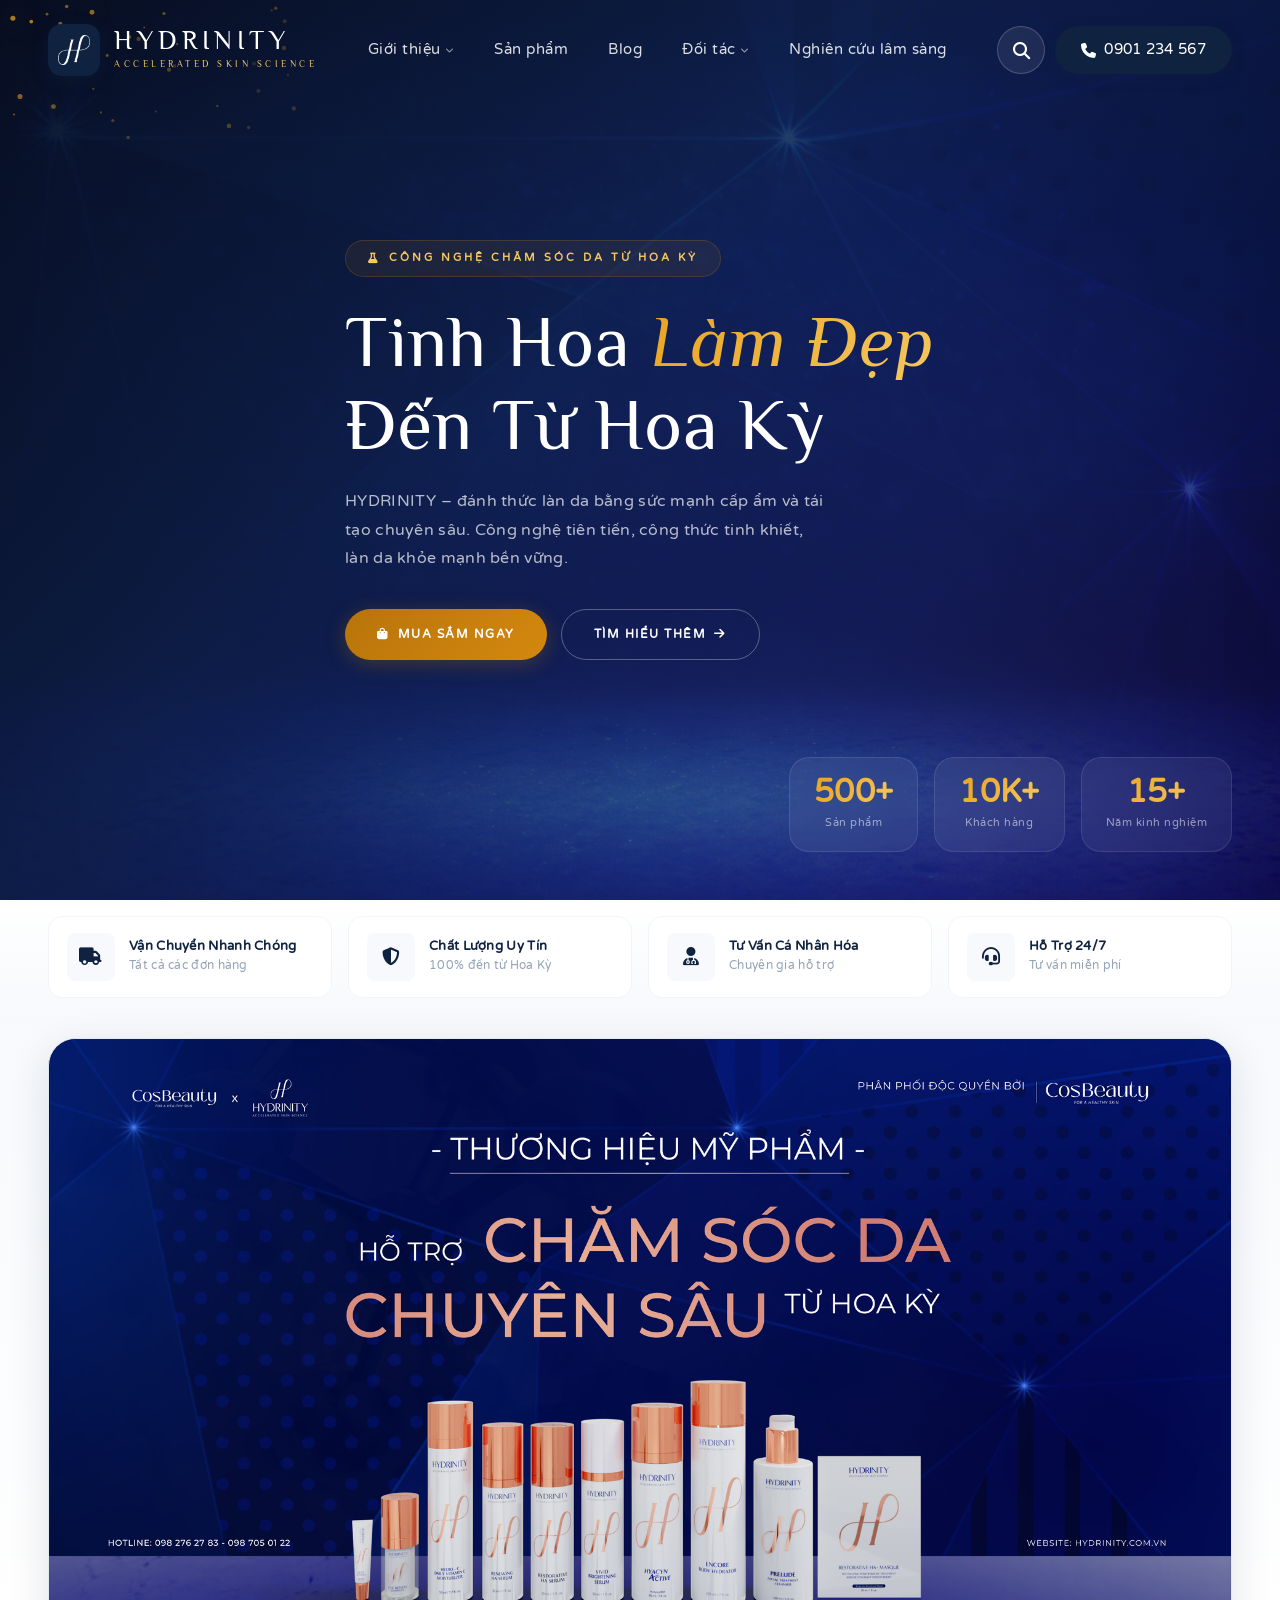
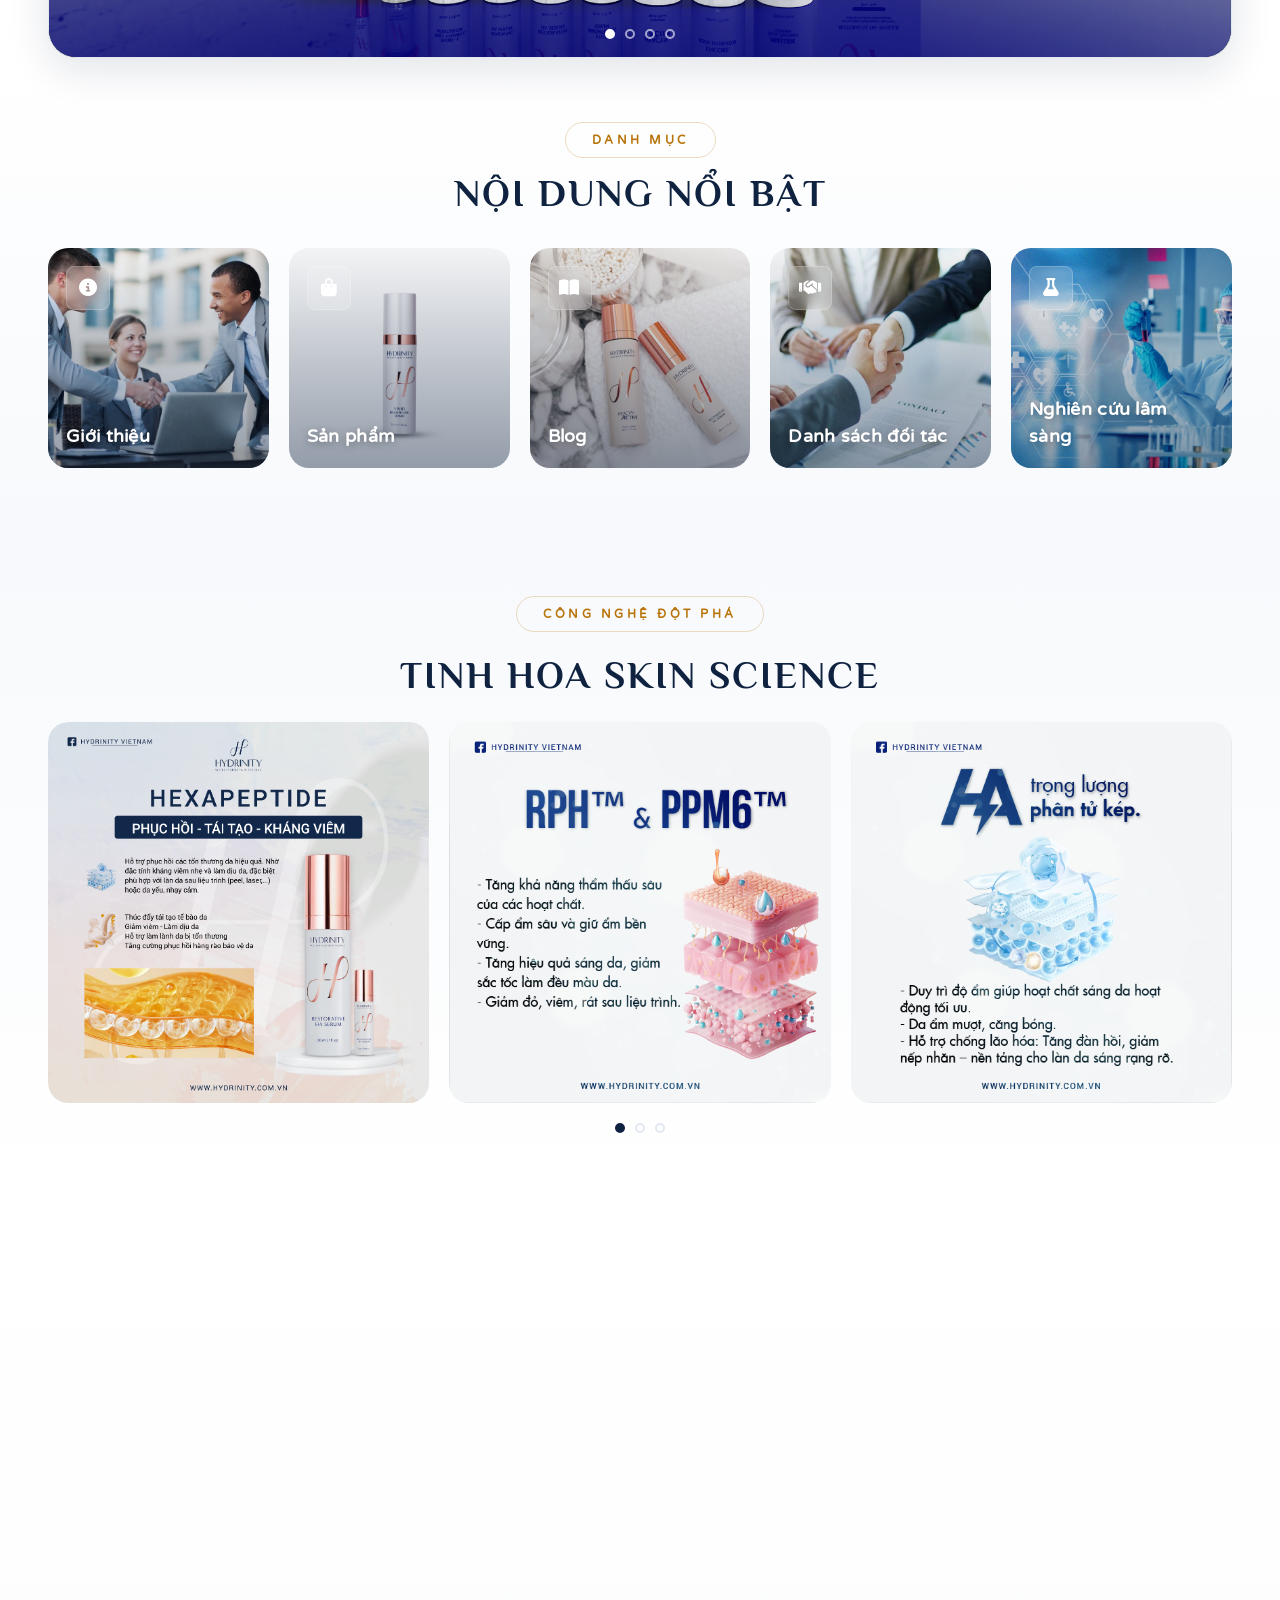
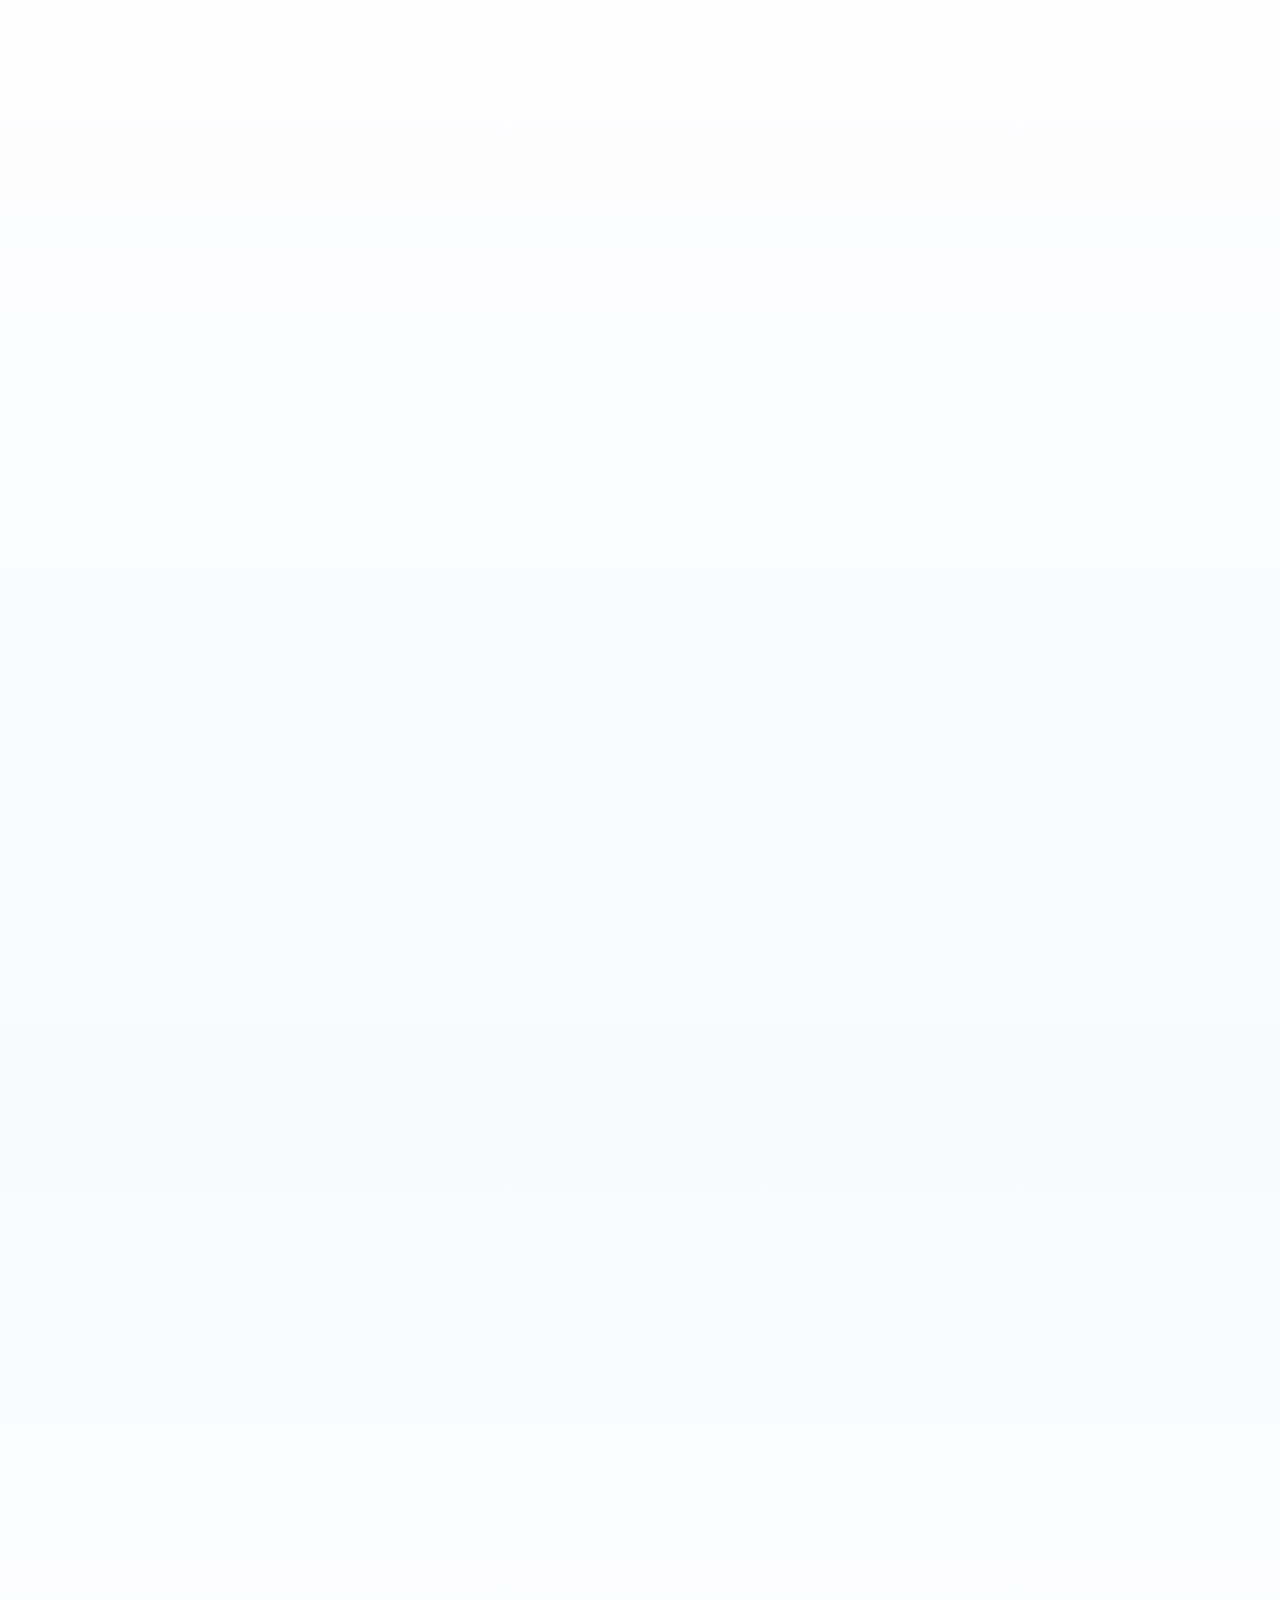
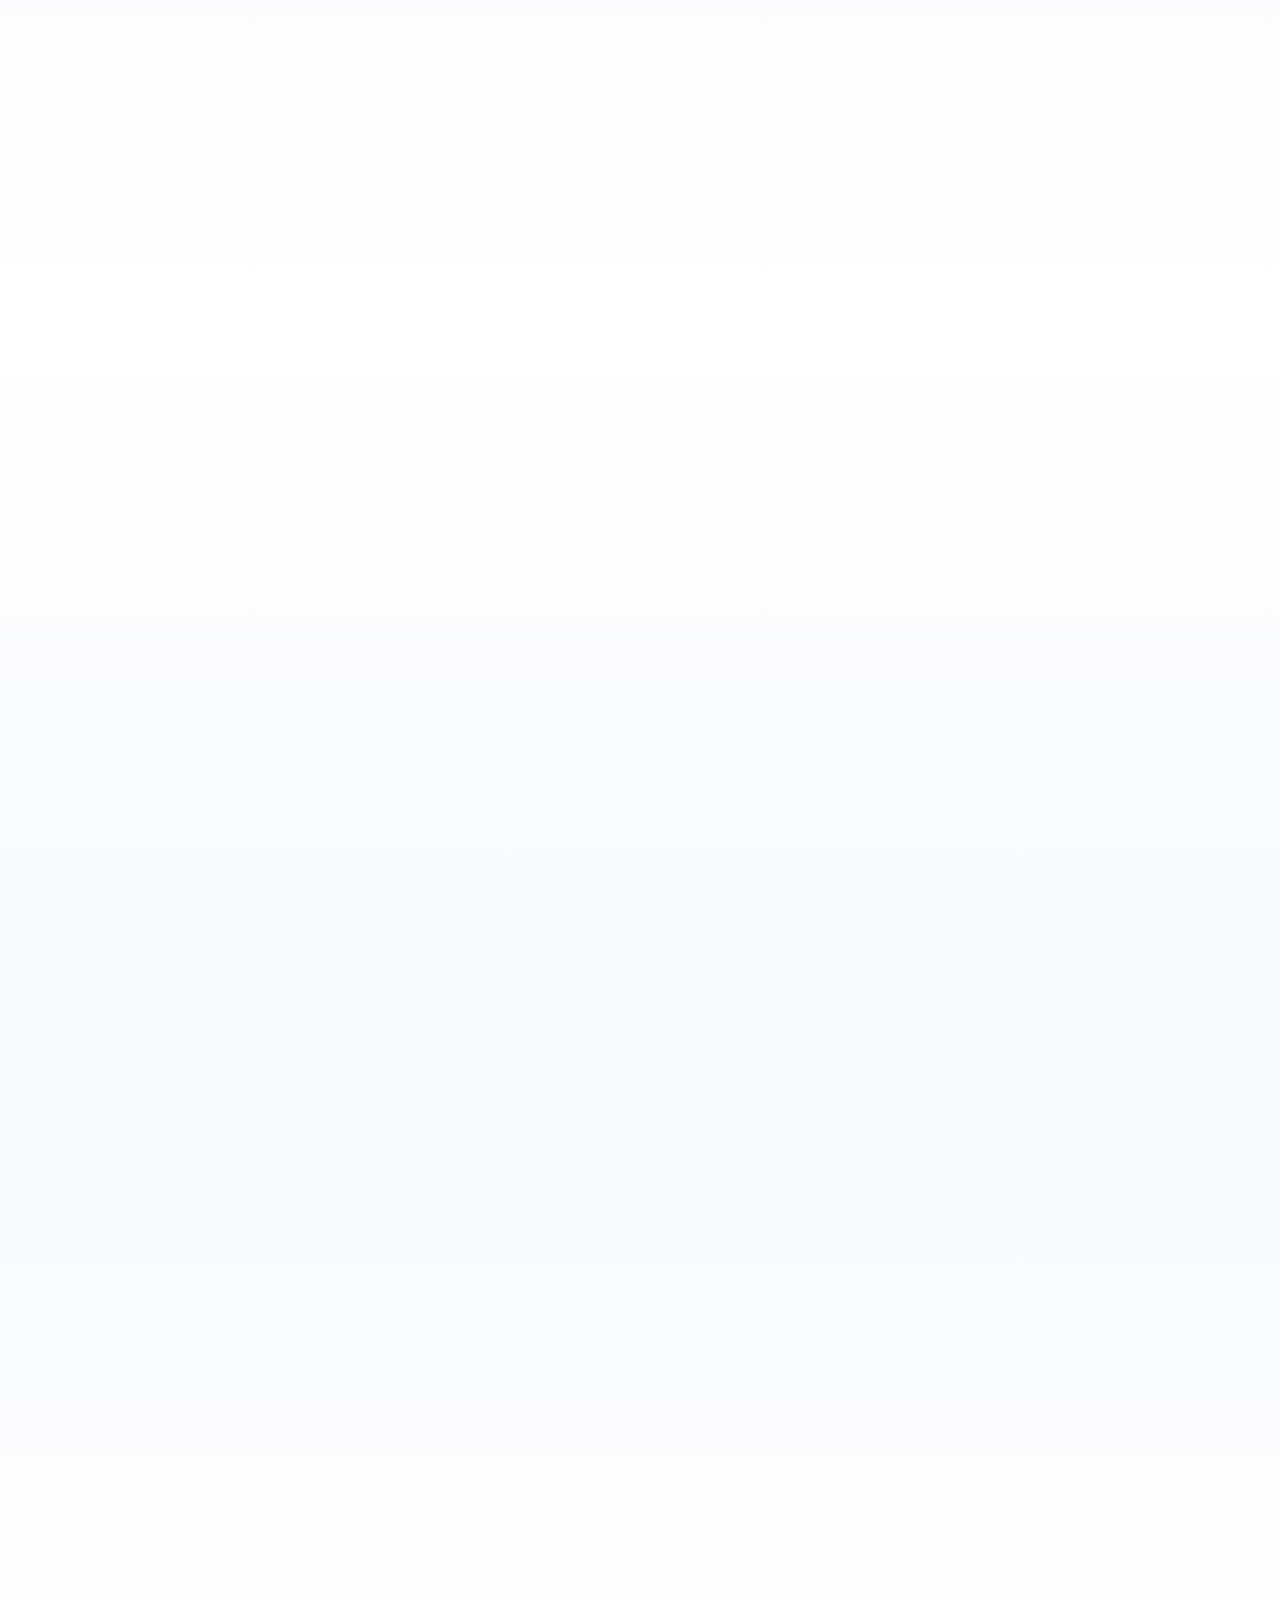
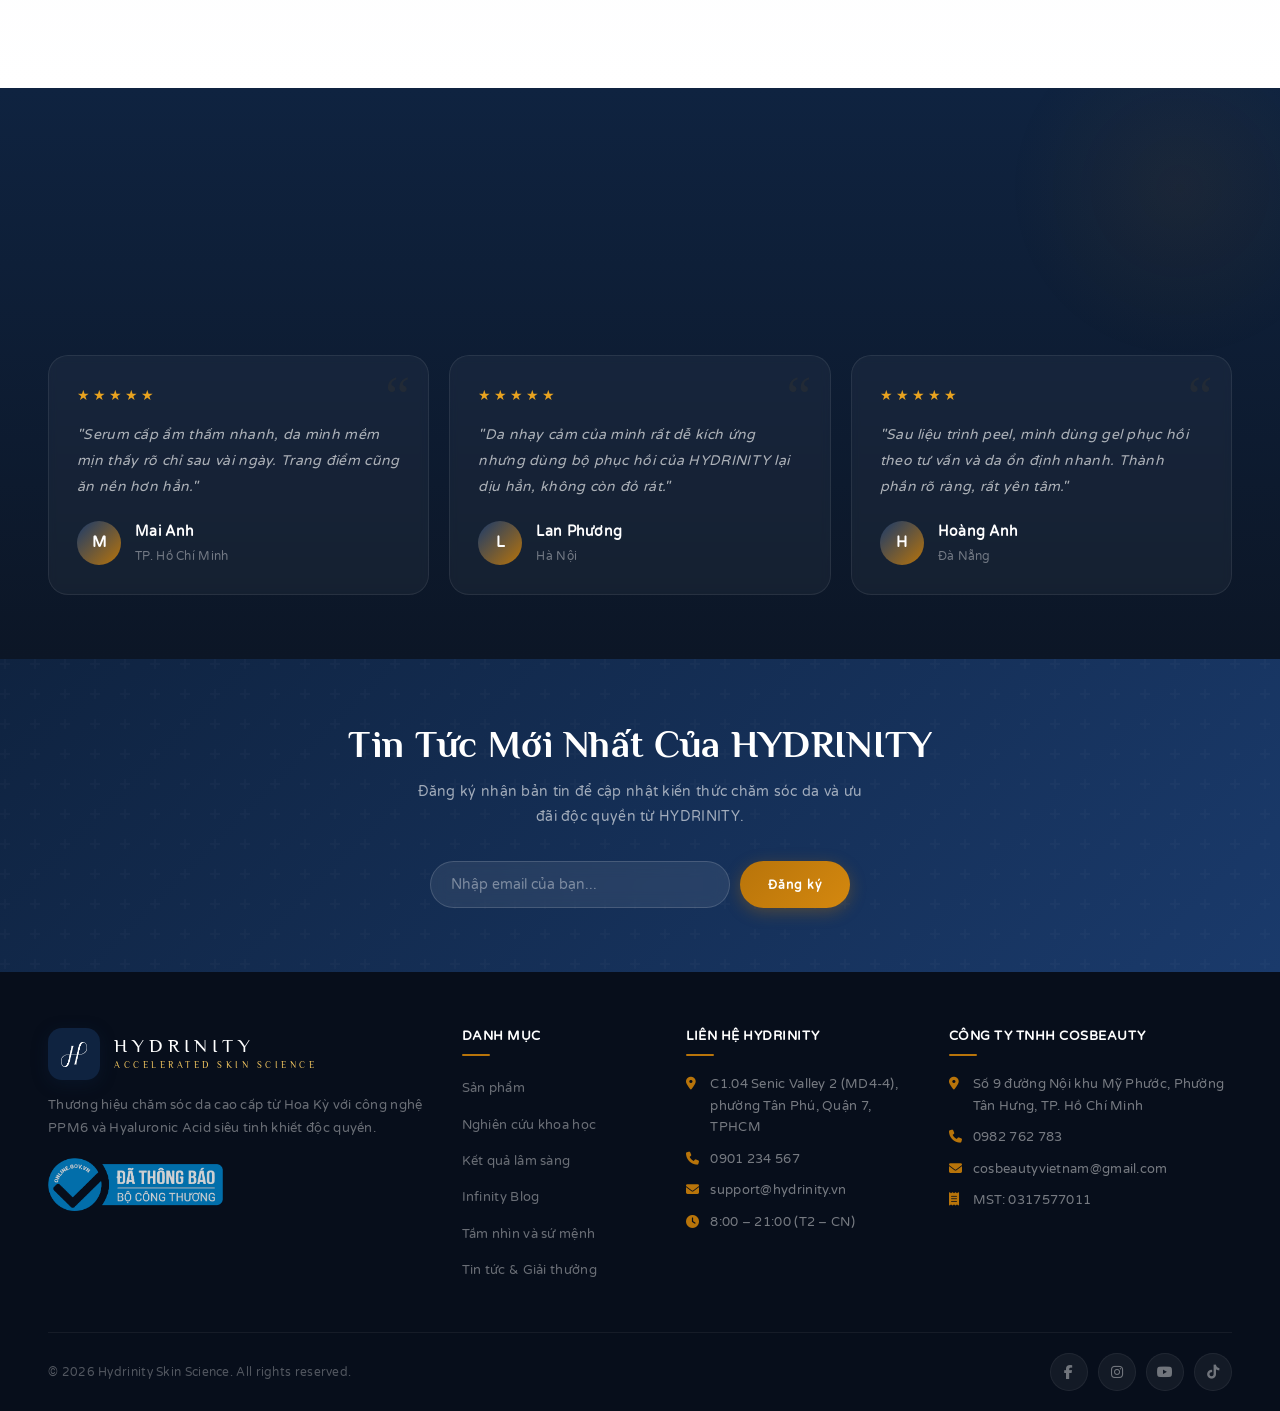
<file: index_v2.html>
﻿<!DOCTYPE html>
<html lang="vi">
<head>
<meta charset="UTF-8">
<meta name="viewport" content="width=device-width, initial-scale=1.0">
<title>HYDRINITY – Accelerated Skin Science | Chăm Sóc Da Cao Cấp Từ Hoa Kỳ</title>
<meta name="description" content="HYDRINITY – thương hiệu chăm sóc da cao cấp từ Hoa Kỳ. Công nghệ PPM6, Hyaluronic Acid siêu tinh khiết, phục hồi và cấp ẩm chuyên sâu cho làn da châu Á.">
<meta name="keywords" content="HYDRINITY, chăm sóc da, skincare, serum cấp ẩm, hyaluronic acid, PPM6, mỹ phẩm cao cấp, làm đẹp, phục hồi da, chống lão hóa">
<meta name="robots" content="index, follow">
<meta name="author" content="HYDRINITY Vietnam">
<meta name="theme-color" content="#0F2340">
<link rel="canonical" href="https://hydrinity.vn/">

<!-- Open Graph -->
<meta property="og:type" content="website">
<meta property="og:title" content="HYDRINITY – Accelerated Skin Science | Chăm Sóc Da Cao Cấp Từ Hoa Kỳ">
<meta property="og:description" content="Thương hiệu chăm sóc da cao cấp từ Hoa Kỳ. Công nghệ PPM6, Hyaluronic Acid siêu tinh khiết, phục hồi và cấp ẩm chuyên sâu.">
<meta property="og:image" content="https://hydrinity.vn/photo/hero_banner.png">
<meta property="og:url" content="https://hydrinity.vn/">
<meta property="og:site_name" content="HYDRINITY Vietnam">
<meta property="og:locale" content="vi_VN">

<!-- Twitter Card -->
<meta name="twitter:card" content="summary_large_image">
<meta name="twitter:title" content="HYDRINITY – Accelerated Skin Science">
<meta name="twitter:description" content="Chăm sóc da cao cấp từ Hoa Kỳ. Công nghệ PPM6, Hyaluronic Acid siêu tinh khiết.">
<meta name="twitter:image" content="https://hydrinity.vn/photo/hero_banner.png">

<link rel="icon" type="image/png" href="photo/logo.png">
<link rel="stylesheet" href="https://cdnjs.cloudflare.com/ajax/libs/font-awesome/6.5.1/css/all.min.css">
<link rel="preconnect" href="https://fonts.googleapis.com">
<link rel="preconnect" href="https://fonts.gstatic.com" crossorigin>
<link href="https://fonts.googleapis.com/css2?family=Philosopher:ital,wght@0,400;0,700;1,400;1,700&display=swap" rel="stylesheet">
<link href="https://fonts.googleapis.com/css2?family=Varela+Round&display=swap" rel="stylesheet">
<link rel="stylesheet" href="index_v2.css?v=1">

<!-- JSON-LD Structured Data -->
<script type="application/ld+json">
{
  "@context": "https://schema.org",
  "@type": "Organization",
  "name": "HYDRINITY Vietnam",
  "url": "https://hydrinity.vn",
  "logo": "https://hydrinity.vn/photo/logo.png",
  "description": "Thương hiệu chăm sóc da cao cấp từ Hoa Kỳ với công nghệ PPM6 và Hyaluronic Acid siêu tinh khiết.",
  "address": {
    "@type": "PostalAddress",
    "streetAddress": "C1.04 Senic Valley 2 (MD4-4), phường Tân Phú",
    "addressLocality": "Quận 7, TP. Hồ Chí Minh",
    "addressCountry": "VN"
  },
  "contactPoint": {
    "@type": "ContactPoint",
    "telephone": "+84901234567",
    "contactType": "customer service",
    "availableLanguage": "Vietnamese"
  },
  "sameAs": [
    "https://www.facebook.com/hydrinity",
    "https://www.instagram.com/hydrinity"
  ]
}
</script>
</head>
<body>

<!-- ████ HEADER ████ -->
<header class="header" id="header">
  <div class="container">
    <div class="header-inner">
      <a href="index.html" class="logo">
        <div class="logo-icon"><img src="photo/logo.png" alt="HYDRINITY"></div>
        <div class="logo-wordmark">
          <div class="logo-name">HYDRINITY</div>
          <div class="logo-sub">ACCELERATED SKIN SCIENCE</div>
        </div>
      </a>

      <nav aria-label="Menu chính">
        <div class="nav-item has-dropdown">
          <a href="/about-us" class="nav-link">Giới thiệu <i class="fas fa-chevron-down" style="font-size:8px;opacity:.7"></i></a>
          <div class="nav-dropdown">
            <a href="/about-us"><span class="nav-sub-label">Về chúng tôi</span></a>
            <a href="/vision-mission"><span class="nav-sub-label">Tầm nhìn và sứ mệnh</span></a>
            <a href="/news-awards"><span class="nav-sub-label">Tin tức và giải thưởng</span></a>
            <a href="/contact"><span class="nav-sub-label">Liên hệ</span></a>
          </div>
        </div>
        <a href="#products" class="nav-link">Sản phẩm</a>
        <a href="/blog" class="nav-link">Blog</a>
        <div class="nav-item has-dropdown">
          <a href="/north-partner" class="nav-link">Đối tác <i class="fas fa-chevron-down" style="font-size:8px;opacity:.7"></i></a>
          <div class="nav-dropdown">
            <a href="/north-partner"><span class="nav-sub-label">Đối tác miền Bắc</span></a>
            <a href="/southern-partner"><span class="nav-sub-label">Đối tác miền Nam</span></a>
          </div>
        </div>
        <a href="/mineral-research" class="nav-link">Nghiên cứu lâm sàng</a>
      </nav>

      <div class="header-actions">
        <button type="button" class="hdr-icon" id="productSearchToggle" title="Tìm kiếm" aria-label="Tìm kiếm sản phẩm">
          <i class="fas fa-magnifying-glass"></i>
        </button>
        <a href="tel:0901234567" class="phone-btn"><i class="fas fa-phone"></i> 0901 234 567</a>
        <button class="mobile-menu" id="mobileMenu"><i class="fas fa-bars"></i></button>
      </div>
    </div>
  </div>
</header>

<!-- ████ MOBILE NAV ████ -->
<div class="mobile-nav" id="mobileNav">
  <div class="mobile-nav-backdrop" id="mobileNavBackdrop"></div>
  <div class="mobile-nav-panel">
    <div class="mobile-nav-top">
      <a href="index.html" class="logo">
        <div class="logo-icon"><img src="photo/logo.png" alt="HYDRINITY" style="width:22px"></div>
        <div class="logo-wordmark">
          <div class="logo-name" style="color:var(--navy);font-size:18px">HYDRINITY</div>
          <div class="logo-sub" style="color:var(--gold)">ACCELERATED SKIN SCIENCE</div>
        </div>
      </a>
      <button class="mobile-nav-close" id="mobileNavClose"><i class="fas fa-times"></i></button>
    </div>
    <ul class="mobile-nav-links">
      <li class="mobile-acc-item">
        <button type="button" class="mobile-accordion-trigger" aria-expanded="false">
          <span class="mobile-accordion-title"><i class="fas fa-info-circle"></i> Giới thiệu</span>
          <i class="fas fa-chevron-down chevron"></i>
        </button>
        <div class="mobile-submenu">
          <a href="/about-us">Về chúng tôi</a>
          <a href="/vision-mission">Tầm nhìn và sứ mệnh</a>
          <a href="/news-awards">Tin tức và giải thưởng</a>
          <a href="/contact">Liên hệ</a>
        </div>
      </li>
      <li><a href="/products-home"><i class="fas fa-bag-shopping"></i> Sản phẩm</a></li>
      <li><a href="/blog"><i class="fas fa-book-open"></i> Blog</a></li>
      <li class="mobile-acc-item">
        <button type="button" class="mobile-accordion-trigger" aria-expanded="false">
          <span class="mobile-accordion-title"><i class="fas fa-handshake"></i> Danh sách đối tác</span>
          <i class="fas fa-chevron-down chevron"></i>
        </button>
        <div class="mobile-submenu">
          <a href="/north-partner">Đối tác miền Bắc</a>
          <a href="/southern-partner">Đối tác miền Nam</a>
        </div>
      </li>
      <li><a href="/mineral-research"><i class="fas fa-flask"></i> Nghiên cứu lâm sàng</a></li>
    </ul>
    <a href="tel:0901234567" class="mobile-nav-phone"><i class="fas fa-phone"></i> 0901 234 567</a>
  </div>
</div>

<!-- ████ PRODUCT SEARCH MODAL ████ -->
<div class="search-modal" id="productSearchModal" aria-hidden="true">
  <div class="search-modal-backdrop" data-close-search="true"></div>
  <div class="search-modal-panel" role="dialog" aria-modal="true" aria-labelledby="productSearchTitle">
    <div class="search-modal-head">
      <h3 id="productSearchTitle">Tìm kiếm sản phẩm</h3>
      <button type="button" class="search-close" id="productSearchClose" aria-label="Đóng"><i class="fas fa-times"></i></button>
    </div>
    <div class="search-modal-controls">
      <div class="search-controls-row">
        <div class="search-input-wrap">
          <i class="fas fa-magnifying-glass" aria-hidden="true"></i>
          <input id="productSearchInput" type="text" placeholder="Nhập tên sản phẩm...">
        </div>
        <select id="productSearchType" class="search-type-select" aria-label="Loại nội dung">
          <option value="product" selected>Sản phẩm</option>
          <option value="blog">Blog</option>
        </select>
      </div>
    </div>
    <div class="search-table-wrap">
      <table class="search-table" aria-label="Bảng sản phẩm">
        <thead>
          <tr>
            <th>STT</th>
            <th id="searchColName">Tên sản phẩm</th>
            <th id="searchColMeta">Giá</th>
            <th></th>
          </tr>
        </thead>
        <tbody id="productSearchBody"></tbody>
      </table>
      <p class="search-empty" id="productSearchEmpty">Không tìm thấy sản phẩm phù hợp.</p>
    </div>
  </div>
</div>

<main>
<!-- ████ HERO ████ -->
<section class="hero hero-image" id="home">
  <div class="hero-bg">
    <!-- <video class="hero-bg-media hero-bg-video" src="video/1.mp4" muted playsinline loop autoplay preload="metadata" aria-hidden="true"></video> -->
    <img class="hero-bg-media hero-bg-image" src="photo/hero_banner.png" alt="HYDRINITY Skin Science">
  </div>
  <div class="hero-overlay"></div>
  <canvas id="heroParticles"></canvas>
  <div class="hero-content container">
    <div class="hero-badge"><i class="fas fa-flask"></i>Công nghệ chăm sóc da từ Hoa Kỳ</div>
    <h1 class="hero-mrch-font">Tinh Hoa <em>Làm Đẹp</em><br>Đến Từ Hoa Kỳ</h1>
    <p>HYDRINITY – đánh thức làn da bằng sức mạnh cấp ẩm và tái tạo chuyên sâu. Công nghệ tiên tiến, công thức tinh khiết, làn da khỏe mạnh bền vững.</p>
    <div class="hero-btns">
      <a href="#products" class="btn btn-primary"><i class="fas fa-shopping-bag"></i> Mua Sắm Ngay</a>
      <a href="#about" class="btn btn-outline">Tìm Hiểu Thêm <i class="fas fa-arrow-right"></i></a>
    </div>
  </div>
  <div class="hero-stats fade-up">
    <div class="stat"><div class="stat-num">500+</div><div class="stat-label">Sản phẩm</div></div>
    <div class="stat"><div class="stat-num">10K+</div><div class="stat-label">Khách hàng</div></div>
    <div class="stat"><div class="stat-num">15+</div><div class="stat-label">Năm kinh nghiệm</div></div>
  </div>
</section>

<!-- ████ FEATURES BAR ████ -->
<div class="features-bar">
  <div class="container">
    <div class="features-inner fade-up">
      <div class="feature-item">
        <div class="feature-icon"><i class="fas fa-truck"></i></div>
        <div><h4>Vận Chuyển Nhanh Chóng</h4><p>Tất cả các đơn hàng</p></div>
      </div>
      <div class="feature-item">
        <div class="feature-icon"><i class="fas fa-shield-alt"></i></div>
        <div><h4>Chất Lượng Uy Tín</h4><p>100% đến từ Hoa Kỳ</p></div>
      </div>
      <div class="feature-item">
        <div class="feature-icon"><i class="fas fa-user-doctor"></i></div>
        <div><h4>Tư Vấn Cá Nhân Hóa</h4><p>Chuyên gia hỗ trợ</p></div>
      </div>
      <div class="feature-item">
        <div class="feature-icon"><i class="fas fa-headset"></i></div>
        <div><h4>Hỗ Trợ 24/7</h4><p>Tư vấn miễn phí</p></div>
      </div>
    </div>
  </div>
</div>

<!-- ████ HERO SLIDER ████ -->
<section class="mid-slider">
  <div class="container">
    <div class="mid-slider-frame fade-up" id="midSlider">
      <div class="mid-slide active"><img src="photo/1.png" alt="Giải pháp chăm sóc da chuyên sâu"></div>
      <div class="mid-slide"><img src="photo/2.png" alt="Routine chuẩn phòng khám tại nhà"></div>
      <div class="mid-slide"><img src="photo/3.png" alt="Nghiên cứu lâm sàng minh bạch"></div>
      <div class="mid-slide"><img src="photo/4.png" alt="Ưu đãi hấp dẫn"></div>
      <div class="slider-dots" id="midDots">
        <button class="slider-dot active" type="button" aria-label="Slide 1"></button>
        <button class="slider-dot" type="button" aria-label="Slide 2"></button>
        <button class="slider-dot" type="button" aria-label="Slide 3"></button>
        <button class="slider-dot" type="button" aria-label="Slide 4"></button>
      </div>
    </div>
  </div>
</section>

<!-- ████ CATEGORIES ████ -->
<section class="section categories-section">
  <div class="container">
    <div class="section-header fade-up">
      <span class="section-tag">Danh mục</span>
      <h2 class="newyork-title">Nội Dung Nổi Bật</h2>
    </div>
    <div class="categories-grid fade-up">
      <a class="cat-card cat-theme-1" href="/about-us" aria-label="Giới thiệu">
        <div class="cat-icon-wrap" aria-hidden="true"><i class="fas fa-circle-info"></i></div>
        <div class="cat-content"><span class="cat-main-link">Giới thiệu</span></div>
      </a>
      <a class="cat-card cat-theme-2" href="/products-home" aria-label="Sản phẩm">
        <div class="cat-icon-wrap" aria-hidden="true"><i class="fas fa-bag-shopping"></i></div>
        <div class="cat-content"><span class="cat-main-link">Sản phẩm</span></div>
      </a>
      <a class="cat-card cat-theme-3" href="/blog" aria-label="Blog">
        <div class="cat-icon-wrap" aria-hidden="true"><i class="fas fa-book-open"></i></div>
        <div class="cat-content"><span class="cat-main-link">Blog</span></div>
      </a>
      <a class="cat-card cat-theme-4" href="/north-partner" aria-label="Danh sách đối tác">
        <div class="cat-icon-wrap" aria-hidden="true"><i class="fas fa-handshake"></i></div>
        <div class="cat-content"><span class="cat-main-link">Danh sách đối tác</span></div>
      </a>
      <a class="cat-card cat-theme-5" href="/mineral-research" aria-label="Nghiên cứu lâm sàng">
        <div class="cat-icon-wrap" aria-hidden="true"><i class="fas fa-flask"></i></div>
        <div class="cat-content"><span class="cat-main-link">Nghiên cứu lâm sàng</span></div>
      </a>
    </div>
  </div>
</section>

<!-- ████ STRIP SLIDER ████ -->
<section class="mid-strip" id="midStripSlider">
  <div class="container">
    <div class="strip-eyebrow fade-up">
      <span class="section-tag">Công nghệ đột phá</span>
      <h2 class="strip-title newyork-title">Tinh Hoa Skin Science</h2>
    </div>
    <div class="mid-strip-wrap fade-up">
      <div class="mid-strip-viewport">
        <div class="mid-strip-track" id="midStripTrack">
          <div class="mid-strip-card"><img src="photo/5.jpg" alt="Giới thiệu"></div>
          <div class="mid-strip-card"><img src="photo/6.png" alt="Sản phẩm"></div>
          <div class="mid-strip-card"><img src="photo/7.png" alt="Blog"></div>
          <div class="mid-strip-card"><img src="photo/8.jpg" alt="Đối tác"></div>
          <div class="mid-strip-card"><img src="photo/9.png" alt="Nghiên cứu"></div>
        </div>
      </div>
      <div class="strip-dots" id="midStripDots">
        <button class="strip-dot active" type="button" aria-label="Trang 1"></button>
        <button class="strip-dot" type="button" aria-label="Trang 2"></button>
        <button class="strip-dot" type="button" aria-label="Trang 3"></button>
      </div>
    </div>
  </div>
</section>

<!-- ████ PRODUCTS ████ -->
<section class="section products-section" id="products">
  <div class="container">
    <div class="section-header fade-up">
      <span class="section-tag">Sản phẩm</span>
      <h2 class="newyork-title">Sản Phẩm Chăm Sóc Da Nổi Bật</h2>
    </div>
    <div class="products-tabs fade-up">
      <button class="tab-btn active" data-cat="all">Best Sellers</button>
      <button class="tab-btn" data-cat="macca">Products</button>
      <button class="tab-btn" data-cat="tieu">Regimens</button>
    </div>
    <div class="products-grid fade-up">

      <div class="product-card" data-cat="cafe">
        <div class="product-img"><img src="photo/21.png" alt="Serum cấp ẩm"></div>
        <div class="product-info">
          <h3 class="product-name">Hydri-C Serum Cấp Ẩm Đa Tầng</h3>
          <p class="product-desc">Cấp ẩm đa tầng, hỗ trợ da căng mướt và mềm mịn suốt ngày.</p>
          <div class="product-bottom-row">
            <div class="product-price">1.850.000đ</div>
            <div class="product-select-wrap">
              <select class="product-select">
                <option>15 ml</option>
                <option selected>30 ml</option>
                <option>50 ml</option>
              </select>
              <span class="product-select-icon">
                <svg viewBox="0 0 24 24"><polyline points="6 9 12 15 18 9"/></svg>
              </span>
            </div>
          </div>
          <a href="#" class="btn-product-detail">Xem Chi Tiết <i class="fas fa-arrow-right"></i></a>
        </div>
      </div>

      <div class="product-card" data-cat="macca">
        <div class="product-img"><img src="photo/22.png" alt="Serum làm sáng"></div>
        <div class="product-info">
          <h3 class="product-name">Vita-Bright Serum Giảm Thâm Nám</h3>
          <p class="product-desc">Làm sáng da, hỗ trợ đều màu và giảm thâm nám hiệu quả.</p>
          <div class="product-bottom-row">
            <div class="product-price">1.690.000đ</div>
            <div class="product-select-wrap">
              <select class="product-select">
                <option>15 ml</option>
                <option selected>30 ml</option>
                <option>50 ml</option>
              </select>
              <span class="product-select-icon">
                <svg viewBox="0 0 24 24"><polyline points="6 9 12 15 18 9"/></svg>
              </span>
            </div>
          </div>
          <a href="#" class="btn-product-detail">Xem Chi Tiết <i class="fas fa-arrow-right"></i></a>
        </div>
      </div>

      <div class="product-card" data-cat="tieu">
        <div class="product-img"><img src="photo/23.png" alt="Tinh chất phục hồi"></div>
        <div class="product-info">
          <h3 class="product-name">Barrier Restore Essence Da Nhạy Cảm</h3>
          <p class="product-desc">Làm dịu nhanh, củng cố hàng rào bảo vệ cho da nhạy cảm.</p>
          <div class="product-bottom-row">
            <div class="product-price">1.520.000đ</div>
            <div class="product-select-wrap">
              <select class="product-select">
                <option>15 ml</option>
                <option selected>30 ml</option>
                <option>50 ml</option>
              </select>
              <span class="product-select-icon">
                <svg viewBox="0 0 24 24"><polyline points="6 9 12 15 18 9"/></svg>
              </span>
            </div>
          </div>
          <a href="#" class="btn-product-detail">Xem Chi Tiết <i class="fas fa-arrow-right"></i></a>
        </div>
      </div>

      <div class="product-card" data-cat="cafe">
        <div class="product-img"><img src="photo/24.png" alt="Peptide chống lão hóa"></div>
        <div class="product-info">
          <h3 class="product-name">Age-Defy Peptide Concentrate</h3>
          <p class="product-desc">Hỗ trợ săn chắc da, cải thiện nếp nhăn và dấu hiệu lão hóa.</p>
          <div class="product-bottom-row">
            <div class="product-price">2.150.000đ</div>
            <div class="product-select-wrap">
              <select class="product-select">
                <option>15 ml</option>
                <option selected>30 ml</option>
                <option>50 ml</option>
              </select>
              <span class="product-select-icon">
                <svg viewBox="0 0 24 24"><polyline points="6 9 12 15 18 9"/></svg>
              </span>
            </div>
          </div>
          <a href="#" class="btn-product-detail">Xem Chi Tiết <i class="fas fa-arrow-right"></i></a>
        </div>
      </div>

      <div class="product-card" data-cat="macca">
        <div class="product-img"><img src="photo/25.png" alt="Gel phục hồi"></div>
        <div class="product-info">
          <h3 class="product-name">Calm Recovery Gel Sau Peel/Laser</h3>
          <p class="product-desc">Phục hồi sau peel/laser, giúp giảm đỏ rát và khó chịu tức thì.</p>
          <div class="product-bottom-row">
            <div class="product-price">1.320.000đ</div>
            <div class="product-select-wrap">
              <select class="product-select">
                <option>30 ml</option>
                <option selected>50 ml</option>
                <option>100 ml</option>
              </select>
              <span class="product-select-icon">
                <svg viewBox="0 0 24 24"><polyline points="6 9 12 15 18 9"/></svg>
              </span>
            </div>
          </div>
          <a href="#" class="btn-product-detail">Xem Chi Tiết <i class="fas fa-arrow-right"></i></a>
        </div>
      </div>

      <div class="product-card" data-cat="tieu">
        <div class="product-img"><img src="photo/25.png" alt="Xịt khoáng khóa ẩm"></div>
        <div class="product-info">
          <h3 class="product-name">Hydra+ Mist Khóa Ẩm Tức Thì</h3>
          <p class="product-desc">Xịt khoáng cấp ẩm tức thì, làm dịu da và duy trì độ ẩm ổn định.</p>
          <div class="product-bottom-row">
            <div class="product-price">920.000đ</div>
            <div class="product-select-wrap">
              <select class="product-select">
                <option>50 ml</option>
                <option selected>100 ml</option>
                <option>150 ml</option>
              </select>
              <span class="product-select-icon">
                <svg viewBox="0 0 24 24"><polyline points="6 9 12 15 18 9"/></svg>
              </span>
            </div>
          </div>
          <a href="#" class="btn-product-detail">Xem Chi Tiết <i class="fas fa-arrow-right"></i></a>
        </div>
      </div>

    </div>
  </div>
</section>

<!-- ████ BLOG ████ -->
<section class="section blog-section" id="blog">
  <div class="container">
    <div class="section-header fade-up">
      <span class="section-tag">Blog</span>
      <h2 class="newyork-title">Kiến Thức Chăm Sóc Da</h2>
      <p><span class="products-copy-prefix">Cập nhật xu hướng,</span> <span class="products-copy-suffix">tips hữu ích và kiến thức khoa học về chăm sóc da</span></p>
    </div>
    <div class="blog-grid fade-up">
      <article class="blog-card">
        <div class="blog-img"><img src="photo/31.webp" alt="Hyaluronic Acid cấp ẩm đa tầng cho làn da căng mướt"></div>
        <div class="blog-body">
          <time class="blog-date" datetime="2026-04-10">10 Tháng 4, 2026</time>
          <h3 class="blog-title"><a href="/blog">Hyaluronic Acid – Bí quyết cấp ẩm đa tầng cho làn da căng mướt</a></h3>
          <p class="blog-excerpt">Tìm hiểu cách Hyaluronic Acid hoạt động ở từng lớp da và cách sử dụng hiệu quả nhất trong routine hằng ngày.</p>
          <div class="blog-meta">
            <a href="/blog" class="blog-read">Đọc thêm <i class="fas fa-arrow-right"></i></a>
          </div>
        </div>
      </article>
      <article class="blog-card">
        <div class="blog-img"><img src="photo/32.webp" alt="Hàng rào bảo vệ da và cách phục hồi da nhạy cảm"></div>
        <div class="blog-body">
          <time class="blog-date" datetime="2026-04-05">05 Tháng 4, 2026</time>
          <h3 class="blog-title"><a href="/blog">Hàng rào bảo vệ da là gì? Cách phục hồi khi da yếu và nhạy cảm</a></h3>
          <p class="blog-excerpt">Hiểu đúng về skin barrier giúp bạn lựa chọn sản phẩm phù hợp, tránh kích ứng và duy trì làn da khỏe mạnh.</p>
          <div class="blog-meta">
            <a href="/blog" class="blog-read">Đọc thêm <i class="fas fa-arrow-right"></i></a>
          </div>
        </div>
      </article>
      <article class="blog-card">
        <div class="blog-img"><img src="photo/33.webp" alt="Routine chăm sóc da sau peel và laser"></div>
        <div class="blog-body">
          <time class="blog-date" datetime="2026-03-28">28 Tháng 3, 2026</time>
          <h3 class="blog-title"><a href="/blog">Routine sau peel và laser – Những điều cần biết để phục hồi nhanh nhất</a></h3>
          <p class="blog-excerpt">Liệu trình chăm sóc sau thủ thuật thẩm mỹ đóng vai trò quyết định trong việc giữ kết quả lâu dài.</p>
          <div class="blog-meta">
            <a href="/blog" class="blog-read">Đọc thêm <i class="fas fa-arrow-right"></i></a>
          </div>
        </div>
      </article>
    </div>
  </div>
</section>

<!-- ████ RESULTS SLIDER ████ -->
<section class="results-section" id="resultsSlider">
  <div class="container">
    <div class="results-head fade-up">
      <h2 class="results-title newyork-title">THE RESULTS ARE IN</h2>
    </div>
    <div class="results-frame fade-up" id="resultsFrame">
      <div class="results-slide active"><img src="photo/10.png" alt="Kết quả lâm sàng"></div>
      <div class="results-slide"><img src="photo/11.png" alt="Nghiên cứu khoa học"></div>
      <div class="results-slide"><img src="photo/12.png" alt="Routine phục hồi"></div>
      <div class="results-slide"><img src="photo/12.png" alt="Routine phục hồi"></div>
      <div class="slider-dots" id="resultsDots">
        <button class="slider-dot active" type="button" aria-label="Slide 1"></button>
        <button class="slider-dot" type="button" aria-label="Slide 2"></button>
        <button class="slider-dot" type="button" aria-label="Slide 3"></button>
        <button class="slider-dot" type="button" aria-label="Slide 4"></button>
      </div>
    </div>
  </div>
</section>

<!-- ████ ABOUT ████ -->
<section class="section about-section" id="about">
  <div class="container">
    <div class="about-grid fade-up">
      <div class="about-img">
        <img src="photo/vct.webp" alt="Đội ngũ nghiên cứu HYDRINITY">
        <div class="about-float"><div class="num">15+</div><div class="lbl">Năm kinh nghiệm</div></div>
      </div>
      <div class="about-content">
        <span class="section-tag">Về chúng tôi</span>
        <h2 class="mrch-newyork-font">Câu Chuyện <em>HYDRINITY</em></h2>
        <p>HYDRINITY được xây dựng từ triết lý chăm sóc da khoa học, kết hợp công nghệ tiên tiến từ Hoa Kỳ với nhu cầu thực tế của làn da châu Á.</p>
        <p>Chúng tôi phát triển sản phẩm theo hướng tối giản nhưng hiệu quả, tập trung cấp ẩm sâu, phục hồi hàng rào da và duy trì vẻ khỏe mạnh bền vững.</p>
        <ul class="about-list">
          <li><span class="check-icon"><i class="fas fa-check"></i></span> Công thức tinh khiết, ưu tiên làn da nhạy cảm</li>
          <li><span class="check-icon"><i class="fas fa-check"></i></span> Thành phần minh bạch, nồng độ hoạt chất tối ưu</li>
          <li><span class="check-icon"><i class="fas fa-check"></i></span> Phù hợp chăm sóc tại nhà và liệu trình chuyên nghiệp</li>
          <li><span class="check-icon"><i class="fas fa-check"></i></span> Hỗ trợ tư vấn routine cá nhân hóa theo tình trạng da</li>
        </ul>
        <a href="#products" class="btn btn-navy">Xem Sản Phẩm <i class="fas fa-arrow-right"></i></a>
      </div>
    </div>
  </div>
</section>

<!-- ████ TESTIMONIALS ████ -->
<section class="testimonials" id="testimonials">
  <div class="container">
    <div class="section-header fade-up">
      <span class="section-tag">Đánh giá</span>
      <h2>Khách Hàng Nói Gì Về HYDRINITY</h2>
      <p>Phản hồi từ khách hàng, sau khi trải nghiệm liệu trình chăm sóc da từ HYDRINITY</p>
    </div>
    <div class="test-grid fade-up">
      <div class="test-card">
        <div class="test-stars">★★★★★</div>
        <p class="test-text">"Serum cấp ẩm thấm nhanh, da mình mềm mịn thấy rõ chỉ sau vài ngày. Trang điểm cũng ăn nền hơn hẳn."</p>
        <div class="test-author">
          <div class="test-avatar">M</div>
          <div><div class="test-name">Mai Anh</div><div class="test-loc">TP. Hồ Chí Minh</div></div>
        </div>
      </div>
      <div class="test-card">
        <div class="test-stars">★★★★★</div>
        <p class="test-text">"Da nhạy cảm của mình rất dễ kích ứng nhưng dùng bộ phục hồi của HYDRINITY lại dịu hẳn, không còn đỏ rát."</p>
        <div class="test-author">
          <div class="test-avatar">L</div>
          <div><div class="test-name">Lan Phương</div><div class="test-loc">Hà Nội</div></div>
        </div>
      </div>
      <div class="test-card">
        <div class="test-stars">★★★★★</div>
        <p class="test-text">"Sau liệu trình peel, mình dùng gel phục hồi theo tư vấn và da ổn định nhanh. Thành phần rõ ràng, rất yên tâm."</p>
        <div class="test-author">
          <div class="test-avatar">H</div>
          <div><div class="test-name">Hoàng Anh</div><div class="test-loc">Đà Nẵng</div></div>
        </div>
      </div>
    </div>
  </div>
</section>

<!-- ████ CTA ████ -->
<section class="cta-section" id="contact">
  <div class="container fade-up">
    <h2>Tin Tức Mới Nhất Của HYDRINITY</h2>
    <p>Đăng ký nhận bản tin để cập nhật kiến thức chăm sóc da và ưu đãi độc quyền từ HYDRINITY.</p>
    <div class="cta-form">
      <input type="email" placeholder="Nhập email của bạn...">
      <button type="button">Đăng ký</button>
    </div>
  </div>
</section>

</main>

<!-- ████ FOOTER ████ -->
<footer class="footer">
  <div class="container">
    <div class="footer-grid">
      <div class="footer-brand">
        <a href="index.html" class="logo">
          <div class="logo-icon"><img src="photo/logo.png" alt="HYDRINITY" style="width:26px"></div>
          <div class="logo-wordmark">
            <div class="logo-name" style="color:#fff;font-size:19px">HYDRINITY</div>
            <div class="logo-sub" style="color:var(--gold-pale)">ACCELERATED SKIN SCIENCE</div>
          </div>
        </a>
        <p>Thương hiệu chăm sóc da cao cấp từ Hoa Kỳ với công nghệ PPM6 và Hyaluronic Acid siêu tinh khiết độc quyền.</p>
        <div style="margin-top:18px">
          <img alt="Bộ công thương" src="photo/bo-cong-thuong.png" style="width:175px;opacity:.82">
        </div>
      </div>
      <div>
        <h3>Danh mục</h3>
        <ul class="footer-links">
          <li><a href="#products">Sản phẩm</a></li>
          <li><a href="/mineral-research">Nghiên cứu khoa học</a></li>
          <li><a href="#resultsSlider">Kết quả lâm sàng</a></li>
          <li><a href="/blog">Infinity Blog</a></li>
          <li><a href="/vision-mission">Tầm nhìn và sứ mệnh</a></li>
          <li><a href="/news-awards">Tin tức & Giải thưởng</a></li>
        </ul>
      </div>
      <div class="footer-contact">
        <h3>Liên hệ Hydrinity</h3>
        <p><i class="fas fa-map-marker-alt"></i> C1.04 Senic Valley 2 (MD4-4), phường Tân Phú, Quận 7, TPHCM</p>
        <p><i class="fas fa-phone"></i> 0901 234 567</p>
        <p><i class="fas fa-envelope"></i> support@hydrinity.vn</p>
        <p><i class="fas fa-clock"></i> 8:00 – 21:00 (T2 – CN)</p>
      </div>
      <div class="footer-contact">
        <h3>Công ty TNHH Cosbeauty</h3>
        <p><i class="fas fa-map-marker-alt"></i> Số 9 đường Nội khu Mỹ Phước, Phường Tân Hưng, TP. Hồ Chí Minh</p>
        <p><i class="fas fa-phone"></i> 0982 762 783</p>
        <p><i class="fas fa-envelope"></i> cosbeautyvietnam@gmail.com</p>
        <p><i class="fas fa-receipt"></i> MST: 0317577011</p>
      </div>
    </div>
    <div class="footer-bottom">
      <span>© 2026 Hydrinity Skin Science. All rights reserved.</span>
      <div class="social-links">
        <a href="#" class="social-link" title="Facebook"><i class="fab fa-facebook-f"></i></a>
        <a href="#" class="social-link" title="Instagram"><i class="fab fa-instagram"></i></a>
        <a href="#" class="social-link" title="YouTube"><i class="fab fa-youtube"></i></a>
        <a href="#" class="social-link" title="TikTok"><i class="fab fa-tiktok"></i></a>
      </div>
    </div>
  </div>
</footer>

<!-- ████ FLOATING CONTACT ████ -->
<div class="floating-contact" aria-label="Liên hệ nhanh">
  <a href="https://www.facebook.com/" target="_blank" rel="noopener noreferrer" class="floating-btn facebook" title="Facebook">
    <i class="fab fa-facebook-f"></i>
  </a>
  <a href="https://www.instagram.com/" target="_blank" rel="noopener noreferrer" class="floating-btn instagram" title="Instagram">
    <i class="fab fa-instagram"></i>
  </a>
  <a href="https://shopee.vn/" target="_blank" rel="noopener noreferrer" class="floating-btn shopee" title="Shopee">
    <span class="shopee-mark" aria-hidden="true">
      <svg viewBox="0 0 109.59 122.88" role="img"><path fill="currentColor" d="M74.98,91.98C76.15,82.36,69.96,76.22,53.6,71c-7.92-2.7-11.66-6.24-11.57-11.12 c0.33-5.4,5.36-9.34,12.04-9.47c4.63,0.09,9.77,1.22,14.76,4.56c0.59,0.37,1.01,0.32,1.35-0.2c0.46-0.74,1.61-2.53,2-3.17 c0.26-0.42,0.31-0.96-0.35-1.44c-0.95-0.7-3.6-2.13-5.03-2.72c-3.88-1.62-8.23-2.64-12.86-2.63c-9.77,0.04-17.47,6.22-18.12,14.47 c-0.42,5.95,2.53,10.79,8.86,14.47c1.34,0.78,8.6,3.67,11.49,4.57c9.08,2.83,13.8,7.9,12.69,13.81c-1.01,5.36-6.65,8.83-14.43,8.93 c-6.17-0.24-11.71-2.75-16.02-6.1c-0.11-0.08-0.65-0.5-0.72-0.56c-0.53-0.42-1.11-0.39-1.47,0.15c-0.26,0.4-1.92,2.8-2.34,3.43 c-0.39,0.55-0.18,0.86,0.23,1.2c1.8,1.5,4.18,3.14,5.81,3.97c4.47,2.28,9.32,3.53,14.48,3.72c3.32,0.22,7.5-0.49,10.63-1.81 C70.63,102.67,74.25,97.92,74.98,91.98L74.98,91.98z M54.79,7.18c-10.59,0-19.22,9.98-19.62,22.47h39.25 C74.01,17.16,65.38,7.18,54.79,7.18L54.79,7.18z M94.99,122.88l-0.41,0l-80.82-0.01h0c-5.5-0.21-9.54-4.66-10.09-10.19l-0.05-1 l-3.61-79.5v0C0,32.12,0,32.06,0,32c0-1.28,1.03-2.33,2.3-2.35l0,0h25.48C28.41,13.15,40.26,0,54.79,0s26.39,13.15,27.01,29.65 h25.4h0.04c1.3,0,2.35,1.05,2.35,2.35c0,0.04,0,0.08,0,0.12v0l-3.96,79.81l-0.04,0.68C105.12,118.21,100.59,122.73,94.99,122.88L94.99,122.88z"/></svg>
    </span>
  </a>
  <a href="tel:0901234567" class="floating-btn call" title="Gọi ngay">
    <i class="fas fa-phone"></i>
  </a>
</div>

<button class="scroll-top" id="scrollTop" onclick="window.scrollTo({top:0,behavior:'smooth'})">
  <i class="fas fa-arrow-up"></i>
</button>

<script src="index.js"></script>
</body>
</html>
</file>
<file: index.css>
﻿/* ══════════════════════════════════════════════════════════════
   DESIGN TOKENS
   ══════════════════════════════════════════════════════════════ */
:root {
  --navy:        #0F2340;
  --navy-mid:    #1A3A6B;
  --navy-light:  #2255A4;
  --gold:        #B8740A;
  --gold-mid:    #D4880F;
  --gold-light:  #E9A320;
  --gold-pale:   #F5C860;

  --cream:       #F5F7FA;
  --cream-mid:   #EDF0F6;
  --cream-dark:  #E3E7F0;
  --white:       #FFFFFF;

  --ink:         #1A1F2E;
  --ink-mid:     #3B4155;
  --ink-light:   #6C7389;
  --ink-pale:    #969DB0;

  --border:      #D4D9E4;
  --border-light:#E6EAF1;

  --dark-bg:     #080F1E;
  --dark-mid:    #0D1829;
  --dark-surface:rgba(255,255,255,.05);
  --dark-border: rgba(255,255,255,.07);

  /* ── TYPOGRAPHY ── */
  --font-main:    'Varela Round', sans-serif;
  --font-heading: 'Philosopher', sans-serif;
  --font-logo:    var(--font-heading);

  --font-header:  var(--font-main);
  --font-nav:     var(--font-header);
  --font-display: var(--font-main);
  --font-body:    var(--font-main);

  /* Type scale – fluid */
  --text-xs:   clamp(11px, 1.1vw, 12px);
  --text-sm:   clamp(12.5px, 1.3vw, 13.5px);
  --text-base: clamp(14px, 1.5vw, 15px);
  --text-md:   clamp(15px, 1.7vw, 16.5px);
  --text-lg:   clamp(17px, 2vw, 19px);
  --text-xl:   clamp(20px, 3vw, 26px);
  --text-2xl:  clamp(26px, 4vw, 36px);
  --text-3xl:  clamp(32px, 5vw, 48px);
  --text-hero: clamp(36px, 6vw, 68px);

  --space-xs:  8px;
  --space-sm:  14px;
  --space-md:  22px;
  --space-lg:  36px;
  --space-xl:  48px;
  --space-2xl: 72px;

  --r-sm:  6px;
  --r-md:  12px;
  --r-lg:  18px;
  --r-xl:  24px;

  --shadow-sm:   0 2px 12px rgba(15,35,64,.07);
  --shadow-md:   0 6px 28px rgba(15,35,64,.10);
  --shadow-lg:   0 16px 52px rgba(15,35,64,.16);
  --shadow-xl:   0 28px 72px rgba(15,35,64,.22);

  --ease:        all .3s cubic-bezier(.4,0,.2,1);
  --ease-spring: all .4s cubic-bezier(.34,1.56,.64,1);

  --max-w:       1440px;
  --pad-x:       clamp(18px, 4vw, 56px);
}

@font-face {
  font-family: 'SVN Archattes';
  src: url('font/SVN-Archattes.ttf') format('truetype');
  font-weight: 400;
  font-style: normal;
  font-display: swap;
}

@font-face {
  font-family: 'MRCH NewYork';
  src: url('font/MRCH-NewYork.ttf') format('truetype');
  font-weight: 400;
  font-style: normal;
  font-display: swap;
}

@font-face {
  font-family: 'TH Runalto';
  src: url('font/TH-Runalto.ttf') format('truetype');
  font-weight: 400;
  font-style: normal;
  font-display: swap;
}

.mrch-newyork-font {
  font-family: var(--font-heading) !important;
  font-weight: 400 !important;
}

.hero-mrch-font {
  font-family: var(--font-heading) !important;
  font-weight: 400 !important;
}

/* ══════════════════════════════════════════════════════════════
   BASE
   ══════════════════════════════════════════════════════════════ */
*, *::before, *::after { margin: 0; padding: 0; box-sizing: border-box; }
html { scroll-behavior: smooth; font-size: 16px; }
body {
  font-family: var(--font-body);
  font-size: var(--text-base);
  background: var(--cream);
  color: var(--ink);
  line-height: 1.7;
  letter-spacing: 0.4px;
  overflow-x: hidden;
  -webkit-font-smoothing: antialiased;
  -moz-osx-font-smoothing: grayscale;
  font-feature-settings: "kern" 1, "liga" 1;
}
h1, h2 {
  font-family: var(--font-heading) !important;
  line-height: 1.15 !important;
}
h3, h4, h5, h6 {
  font-family: var(--font-display) !important;
  line-height: 1.2 !important;
}
img { display: block; max-width: 100%; }
a { color: inherit; }
button { font-family: inherit; }

/* ══════════════════════════════════════════════════════════════
   UTILITIES
   ══════════════════════════════════════════════════════════════ */
.container {
  max-width: var(--max-w);
  margin: 0 auto;
  padding-left: var(--pad-x);
  padding-right: var(--pad-x);
}
.section { padding: var(--space-2xl) 0; }

.section-tag {
  display: inline-block;
  font-family: var(--font-body);
  font-size: 12px;
  font-weight: 600;
  letter-spacing: 3px;
  text-transform: uppercase;
  color: var(--navy);
  background: linear-gradient(135deg, rgba(15,35,64,.06), rgba(184,116,10,.06));
  border: 1px solid rgba(184,116,10,.15);
  padding: 6px 20px;
  border-radius: 50px;
  margin-bottom: var(--space-sm);
}

.section-header {
  text-align: center;
  margin-bottom: var(--space-lg);
}
.section-header h2 {
  font-family: var(--font-heading) !important;
  font-size: var(--text-3xl);
  font-weight: 700;
  color: var(--navy);
  line-height: 1.1 !important;
  margin-bottom: 12px;
  letter-spacing: -0.3px;
}
.newyork-title {
  font-family: var(--font-heading) !important;
}
.section-header p {
  font-size: var(--text-base);
  color: var(--ink-light);
  max-width: 500px;
  margin: 0 auto;
  line-height: 1.8;
  font-weight: 400;
}

/* Buttons */
.btn {
  display: inline-flex;
  align-items: center;
  gap: 8px;
  font-family: var(--font-body);
  font-size: 12px;
  font-weight: 600;
  letter-spacing: 1px;
  text-transform: uppercase;
  text-decoration: none;
  border: none;
  cursor: pointer;
  border-radius: var(--r-md);
  padding: 13px 30px;
  transition: var(--ease);
}
.btn-primary {
  background: linear-gradient(135deg, var(--gold), var(--gold-mid));
  color: #fff;
  box-shadow: 0 4px 18px rgba(184,116,10,.35);
}
.btn-primary:hover { transform: translateY(-2px); box-shadow: 0 10px 32px rgba(184,116,10,.5); }
.btn-outline {
  background: rgba(255,255,255,.04);
  color: #fff;
  border: 1.5px solid rgba(255,255,255,.25);
  backdrop-filter: blur(8px);
}
.btn-outline:hover { background: rgba(255,255,255,.16); border-color: rgba(255,255,255,.6); transform: translateY(-2px); }
.btn-navy {
  background: linear-gradient(135deg, var(--navy), var(--navy-mid));
  color: #fff;
  box-shadow: 0 4px 18px rgba(15,35,64,.28);
}
.btn-navy:hover { transform: translateY(-2px); box-shadow: 0 10px 32px rgba(15,35,64,.42); }

.fade-up { opacity: 0; transform: translateY(24px); transition: opacity .7s ease, transform .7s ease; }
.fade-up.visible { opacity: 1; transform: none; }

/* ══════════════════════════════════════════════════════════════
   HEADER
   ══════════════════════════════════════════════════════════════ */
.header {
  position: fixed;
  top: 0; left: 0; right: 0;
  z-index: 1000;
  padding: 18px 0;
  background: rgba(255,255,255,.04);
  transition: padding .3s cubic-bezier(.4,0,.2,1), background .3s cubic-bezier(.4,0,.2,1), box-shadow .3s cubic-bezier(.4,0,.2,1);
  will-change: transform;
  -webkit-transform: translateZ(0);
  transform: translateZ(0);
}
.header.scrolled {
  background: rgba(249,246,241,.97);
  -webkit-backdrop-filter: blur(20px) saturate(180%);
  backdrop-filter: blur(20px) saturate(180%);
  box-shadow: 0 1px 0 var(--border), var(--shadow-sm);
  padding: 10px 0;
}
.header-inner {
  display: flex;
  align-items: center;
  justify-content: space-between;
  gap: var(--space-md);
}

.logo {
  display: flex;
  align-items: center;
  gap: 11px;
  text-decoration: none;
  flex-shrink: 0;
}
.logo-icon {
  width: 42px; height: 42px;
  background: linear-gradient(135deg, var(--navy), var(--navy-mid));
  border-radius: 10px;
  display: flex; align-items: center; justify-content: center;
  box-shadow: 0 4px 14px rgba(15,35,64,.38);
  transition: var(--ease);
  overflow: hidden;
}
.logo-icon img { width: 26px; height: auto; }
.logo:hover .logo-icon { transform: rotate(-4deg) scale(1.06); }
.logo-wordmark { display: flex; flex-direction: column; }
.logo-name {
  font-family: var(--font-logo);
  font-size: 21px;
  font-weight: 400;
  letter-spacing: 4px;
  color: #fff;
  line-height: 1;
  transition: color .3s;
}
.logo-sub {
  font-family: var(--font-logo);
  font-size: 7.5px;
  letter-spacing: 3px;
  text-transform: uppercase;
  color: var(--gold-pale);
  font-weight: 500;
  margin-top: 3px;
  transition: color .3s;
}
.header .logo-name,
.header .logo-sub,
.mobile-nav .logo-name,
.mobile-nav .logo-sub {
  font-family: var(--font-logo);
}
.header.scrolled .logo-name { color: var(--navy); }
.header.scrolled .logo-sub  { color: var(--gold); }

nav { display: flex; align-items: center; gap: 26px; }
.nav-item { position: relative; }
.nav-link {
  font-family: var(--font-header);
  font-style: normal;
  font-size: 12px;
  font-weight: 400;
  letter-spacing: 0.5px;
  color: rgba(255,255,255,.85);
  text-decoration: none;
  padding: 8px 0;
  display: inline-flex; align-items: center; gap: 4px;
  position: relative;
  transition: color .25s;
}
.nav-link::after {
  content: '';
  position: absolute; bottom: 0; left: 50%;
  transform: translateX(-50%);
  width: 0; height: 2px;
  background: linear-gradient(90deg, var(--gold), var(--gold-pale));
  border-radius: 2px;
  transition: width .3s;
}
.nav-link:hover { color: #fff; }
.nav-link:hover::after { width: 100%; }
.header.scrolled .nav-link,
.header.scrolled .nav-dropdown a { color: var(--ink-mid); }
.header.scrolled .nav-link:hover,
.header.scrolled .nav-dropdown a:hover { color: var(--navy); }
.header.scrolled .nav-link::after {
  background: linear-gradient(90deg, var(--navy), var(--navy-mid));
}

.nav-item.has-dropdown::after {
  content: ''; position: absolute;
  left: 0; right: 0; top: 100%; height: 14px;
}
.nav-dropdown {
  position: absolute;
  top: calc(100% + 10px); left: 50%;
  transform: translateX(-50%);
  width: max-content;
  min-width: 0;
  background: rgba(255,255,255,.42);
  border: 1px solid rgba(255,255,255,.56);
  -webkit-backdrop-filter: blur(18px) saturate(155%);
  backdrop-filter: blur(18px) saturate(155%);
  border-radius: var(--r-md);
  padding: 15px 30px;
  box-shadow: var(--shadow-lg);
  opacity: 0; visibility: hidden; pointer-events: none;
  transition: opacity .22s, visibility .22s;
  z-index: 1100;
}
.header.scrolled .nav-dropdown {
  background: var(--white);
  border: 1px solid var(--border);
  -webkit-backdrop-filter: none;
  backdrop-filter: none;
}
.nav-dropdown a {
  font-family: var(--font-header);
  font-style: normal;
  display: block;
  white-space: nowrap;
  color: rgba(255,255,255,.94);
  text-shadow: 0 1px 8px rgba(0,0,0,.35);
  text-decoration: none;
  font-size: 12.5px;
  font-weight: 500;
  padding: 10px 0;
  border-radius: var(--r-sm);
  transition: var(--ease);
}
.nav-sub-label {
  position: relative;
  display: inline-block;
  padding-bottom: 2px;
}
.nav-sub-label::after {
  content: '';
  position: absolute;
  left: 0; bottom: -3px;
  width: 100%; height: 2px;
  border-radius: 2px;
  background: linear-gradient(90deg, var(--gold), var(--gold-light));
  transform: scaleX(0);
  transform-origin: left;
  transition: transform .28s ease;
}
.nav-dropdown a:hover { background: transparent; color: #fff; }
.nav-dropdown a:hover .nav-sub-label::after { transform: scaleX(1); }
.header.scrolled .nav-dropdown a { text-shadow: none; }
.header.scrolled .nav-dropdown a:hover { background: transparent; }
.header.scrolled .nav-sub-label::after {
  background: linear-gradient(90deg, var(--navy), var(--navy-mid));
}
.nav-item.has-dropdown:hover .nav-dropdown,
.nav-item.has-dropdown:focus-within .nav-dropdown {
  opacity: 1; visibility: visible; pointer-events: auto;
}

.header-actions { display: flex; align-items: center; gap: 8px; }
.hdr-icon {
  width: 38px; height: 38px;
  border-radius: 9px;
  border: 1px solid rgba(255,255,255,.18);
  background: rgba(255,255,255,.08);
  backdrop-filter: blur(10px);
  display: flex; align-items: center; justify-content: center;
  text-decoration: none;
  cursor: pointer;
  color: #fff;
  font-size: 14px;
  transition: var(--ease);
}
.hdr-icon:hover { background: rgba(255,255,255,.18); border-color: rgba(255,255,255,.4); transform: translateY(-2px); }
.header.scrolled .hdr-icon { color: var(--navy); background: rgba(15,35,64,.06); border-color: rgba(15,35,64,.12); }
.header.scrolled .hdr-icon:hover { background: rgba(15,35,64,.12); }

.phone-btn {
  font-family: var(--font-header);
  font-style: normal;
  display: flex; align-items: center; gap: 7px;
  background: linear-gradient(135deg, var(--navy), var(--navy-mid));
  color: #fff;
  text-decoration: none;
  padding: 9px 20px;
  border-radius: 9px;
  font-weight: 400;
  font-size: 12px;
  letter-spacing: 0.3px;
  transition: var(--ease);
  box-shadow: 0 4px 14px rgba(15,35,64,.3);
}
.phone-btn:hover { transform: translateY(-2px); box-shadow: 0 8px 24px rgba(15,35,64,.45); }

.mobile-menu {
  display: none;
  width: 38px; height: 38px;
  border-radius: 9px;
  border: 1px solid rgba(255,255,255,.2);
  background: rgba(255,255,255,.08);
  color: #fff;
  font-size: 17px;
  cursor: pointer;
  align-items: center; justify-content: center;
  transition: var(--ease);
}
.header.scrolled .mobile-menu { color: var(--navy); background: rgba(15,35,64,.06); border-color: rgba(15,35,64,.12); }

.shopee-mark { display: block; width: 16px; height: 16px; line-height: 0; }
.shopee-mark svg { display: block; width: 100%; height: 100%; }

/* Desktop-only header size boost */
@media (min-width: 1025px) {
  .section-tag { font-size: 14px; padding: 8px 24px; }
  .products-tabs { gap: 10px; margin-bottom: 30px; }
  .products-tabs .tab-btn { font-size: 14px; padding: 10px 26px; }
  .hero-badge { font-size: 14px; }
  .features-bar { padding-top: 14px; padding-bottom: 16px; }
  .features-inner { gap: 18px; padding: 26px 20px 20px; }
  .feature-item { gap: 14px; padding: 13px 14px; }
  .feature-icon { width: 50px; height: 50px; font-size: 18px; }
  .feature-item h4 { font-size: 15px; }
  .feature-item p { font-size: 13px; }
  .header { padding: 26px 0; }
  .header.scrolled { padding: 16px 0; }
  .header-inner { gap: 30px; }
  .logo { gap: 14px; }
  .logo-icon { width: 54px; height: 54px; }
  .logo-icon img { width: 33px; }
  .logo-name { font-size: 27px; }
  .logo-sub { font-size: 9.5px; letter-spacing: 3.4px; }
  nav { gap: 42px; }
  .nav-link { font-size: 17px; }
  .nav-dropdown a { font-size: 15.5px; }
  .hdr-icon { width: 52px; height: 52px; border-radius: 13px; font-size: 18px; }
  .hdr-icon i { font-size: 20px; line-height: 1; }
  .phone-btn { gap: 9px; padding: 11px 24px; border-radius: 11px; font-size: 17px; }
  .shopee-mark { width: 18px; height: 18px; }
}

/* ══════════════════════════════════════════════════════════════
   MOBILE NAV
   ══════════════════════════════════════════════════════════════ */
.mobile-nav {
  position: fixed; inset: 0;
  z-index: 2000;
  visibility: hidden; opacity: 0;
  transition: var(--ease);
}
.mobile-nav.open { visibility: visible; opacity: 1; }
.mobile-nav-backdrop {
  position: absolute; inset: 0;
  background: rgba(8,15,30,.5);
  backdrop-filter: blur(4px);
}
.mobile-nav-panel {
  position: absolute;
  top: 0; right: -304px;
  width: 340px; height: 100%;
  background: var(--white);
  box-shadow: -4px 0 30px rgba(0,0,0,.12);
  transition: right .4s cubic-bezier(.4,0,.2,1);
  padding: var(--space-md);
  display: flex; flex-direction: column;
}
.mobile-nav.open .mobile-nav-panel { right: 0; }
.mobile-nav-top {
  display: flex;
  justify-content: space-between;
  align-items: center;
  margin-bottom: var(--space-lg);
  padding-bottom: var(--space-sm);
  border-bottom: 1px solid var(--border-light);
}
.mobile-nav-close {
  background: none; border: none;
  font-size: 19px; cursor: pointer;
  color: var(--ink);
  width: 34px; height: 34px;
  border-radius: 50%;
  display: flex; align-items: center; justify-content: center;
  transition: var(--ease);
}
.mobile-nav-close:hover { background: var(--cream-mid); }
.mobile-nav-links { list-style: none; flex: 1; overflow-y: auto; }
.mobile-nav-links li { margin-bottom: 2px; }
.mobile-nav-links a {
  font-family: var(--font-header);
  font-style: normal;
  display: flex; align-items: center; gap: 11px;
  text-decoration: none;
  color: var(--ink);
  font-weight: 400;
  font-size: 16px;
  padding: 11px 13px;
  border-radius: var(--r-md);
  transition: var(--ease);
}
.mobile-nav-links a:hover { background: var(--cream-mid); color: var(--navy); }
.mobile-nav-links a i { width: 20px; text-align: center; color: var(--navy); font-size: 15px; }
.mobile-acc-item { margin-bottom: 2px; }
.mobile-accordion-trigger {
  font-family: var(--font-header);
  font-style: normal;
  width: 100%;
  display: flex; align-items: center; justify-content: space-between;
  background: none; border: none; cursor: pointer;
  color: var(--ink);
  font-weight: 400;
  font-size: 16px;
  padding: 11px 13px;
  border-radius: var(--r-md);
  transition: var(--ease); text-align: left;
}
.mobile-accordion-trigger:hover { background: var(--cream-mid); color: var(--navy); }
.mobile-accordion-title { display: flex; align-items: center; gap: 11px; }
.mobile-accordion-title i { width: 20px; text-align: center; color: var(--navy); font-size: 15px; }
.mobile-accordion-trigger .chevron { font-size: 11px; color: var(--ink-light); transition: transform .25s; }
.mobile-acc-item.open .chevron { transform: rotate(180deg); color: var(--navy); }
.mobile-submenu { max-height: 0; overflow: hidden; transition: max-height .3s; padding-left: 10px; }
.mobile-acc-item.open .mobile-submenu { max-height: 280px; }
.mobile-submenu a { font-family: var(--font-header); font-style: normal; font-weight: 400; font-size: 14px; color: var(--ink-mid); padding: 8px 12px; }
.mobile-nav-phone {
  font-family: var(--font-header);
  font-style: normal;
  display: flex; align-items: center; justify-content: center; gap: 9px;
  background: linear-gradient(135deg, var(--navy), var(--navy-mid));
  color: #fff;
  text-decoration: none;
  padding: 14px;
  border-radius: var(--r-md);
  font-weight: 400;
  font-size: 14px;
  margin-top: var(--space-md);
}

/* ══════════════════════════════════════════════════════════════
   PRODUCT SEARCH MODAL
   ══════════════════════════════════════════════════════════════ */
.search-modal {
  position: fixed; inset: 0;
  z-index: 2200;
  display: grid; place-items: center;
  opacity: 0; visibility: hidden; pointer-events: none;
  transition: opacity .25s ease, visibility .25s ease;
}
.search-modal.open { opacity: 1; visibility: visible; pointer-events: auto; }
.search-modal-backdrop {
  position: absolute; inset: 0;
  background: rgba(8,15,30,.55);
  backdrop-filter: blur(6px);
}
.search-modal-panel {
  position: relative;
  width: min(860px, calc(100% - 28px));
  max-height: min(80vh, 760px);
  background: var(--white);
  border-radius: var(--r-lg);
  border: 1px solid var(--border);
  box-shadow: var(--shadow-xl);
  display: flex; flex-direction: column;
  overflow: hidden;
}
.search-modal-head {
  display: flex; align-items: center; justify-content: space-between;
  gap: 14px;
  padding: 18px 20px;
  border-bottom: 1px solid var(--border-light);
}
.search-modal-head h3 {
  font-family: var(--font-display);
  font-size: 26px;
  line-height: 1.1;
  color: var(--navy);
  font-weight: 600;
}
.search-close {
  width: 34px; height: 34px;
  border-radius: 50%;
  border: 1px solid var(--border);
  background: var(--white);
  color: var(--ink-mid);
  font-size: 14px;
  cursor: pointer;
  transition: var(--ease);
}
.search-close:hover { background: var(--cream-mid); color: var(--navy); }
.search-modal-controls { padding: 14px 20px; border-bottom: 1px solid var(--border-light); }
.search-controls-row { display: flex; align-items: center; gap: 10px; }
.search-type-select {
  width: 160px; height: 42px;
  border: 1px solid var(--border);
  border-radius: 10px;
  background: var(--white);
  color: var(--ink);
  font-size: 13px;
  font-family: var(--font-body);
  font-weight: 500;
  padding: 0 34px 0 12px;
  outline: none; cursor: pointer;
  transition: var(--ease);
  appearance: none;
}
.search-type-select:focus { border-color: rgba(15,35,64,.35); box-shadow: 0 0 0 3px rgba(15,35,64,.08); }
.search-input-wrap { position: relative; flex: 1; min-width: 0; }
.search-input-wrap i {
  position: absolute; left: 13px; top: 50%;
  transform: translateY(-50%);
  color: var(--ink-light); font-size: 13px;
}
.search-input-wrap input {
  width: 100%; height: 42px;
  border: 1px solid var(--border);
  border-radius: 10px;
  background: var(--white);
  color: var(--ink);
  font-size: 14px;
  font-family: var(--font-body);
  padding: 0 14px 0 38px;
  outline: none; transition: var(--ease);
}
.search-input-wrap input:focus { border-color: rgba(15,35,64,.35); box-shadow: 0 0 0 3px rgba(15,35,64,.08); }
.search-table-wrap { padding: 6px 20px 18px; overflow: auto; }
.search-table { width: 100%; border-collapse: collapse; table-layout: fixed; }
.search-table th, .search-table td {
  padding: 11px 10px;
  border-bottom: 1px solid var(--border-light);
  font-size: 13px;
  text-align: left; vertical-align: middle;
}
.search-table th { color: var(--ink-mid); font-weight: 600; position: sticky; top: 0; background: var(--white); z-index: 1; }
.search-table td { color: var(--ink); }
.search-table th:nth-child(1), .search-table td:nth-child(1) { width: 48px; }
.search-table th:nth-child(3), .search-table td:nth-child(3) { width: 115px; }
.search-table th:nth-child(4), .search-table td:nth-child(4) { width: 82px; text-align: right; }
.search-table.blog-mode th:nth-child(3), .search-table.blog-mode td:nth-child(3) { display: none; }
.search-name-scroll {
  display: block; width: 100%;
  white-space: nowrap; overflow-x: auto; overflow-y: hidden;
  scrollbar-width: thin; padding-bottom: 2px;
}
.search-table .price { color: var(--navy); font-weight: 700; white-space: nowrap; text-align: right; }
.search-go {
  display: inline-flex; align-items: center; justify-content: center;
  text-decoration: none; height: 30px; min-width: 60px;
  border-radius: 999px;
  background: linear-gradient(135deg, var(--navy), var(--navy-mid));
  color: #fff; font-size: 11px; font-weight: 600;
  padding: 0 12px; transition: var(--ease);
}
.search-go:hover { transform: translateY(-2px); box-shadow: 0 8px 18px rgba(15,35,64,.28); }
.search-empty { display: none; text-align: center; color: var(--ink-light); font-size: 13px; padding: 14px 0 2px; }

/* ══════════════════════════════════════════════════════════════
   HERO
   ══════════════════════════════════════════════════════════════ */
.hero {
  position: relative;
  height: 100vh; min-height: 640px;
  display: flex; align-items: center;
  overflow: hidden;
}
.hero-bg { position: absolute; inset: 0; }
.hero-bg-media {
  width: 100%;
  height: 100%;
  object-fit: cover;
  display: block;
}
.hero-bg-image { animation: heroZoom 24s ease infinite alternate; }
.hero-bg-video { display: none; }
.hero.hero-video .hero-bg-video { display: block; }
.hero.hero-video .hero-bg-image { display: none; }
.hero-overlay {
  position: absolute; inset: 0;
  background:
    radial-gradient(80% 60% at 85% 80%, rgba(184,116,10,.08) 0%, transparent 50%),
    radial-gradient(120% 100% at 8% 10%, rgba(245,200,96,.1) 0%, rgba(245,200,96,0) 46%),
    linear-gradient(135deg, rgba(8,15,30,.88) 0%, rgba(13,27,49,.76) 40%, rgba(8,18,35,.6) 72%, rgba(0,0,0,.3) 100%);
}
#heroParticles { position: absolute; inset: 0; z-index: 1; pointer-events: none; }
.hero-content { position: relative; z-index: 2; animation: fadeInUp .9s ease both; }
.hero-badge {
  display: inline-flex; align-items: center; gap: 8px;
  background: rgba(233,163,32,.12);
  border: 1px solid rgba(233,163,32,.3);
  padding: 7px 20px;
  border-radius: 50px;
  color: var(--gold-pale);
  font-size: 12px;
  font-weight: 600;
  letter-spacing: 2.5px;
  text-transform: uppercase;
  margin-bottom: var(--space-md);
}
.hero h1 {
  font-family: var(--font-display);
  font-size: var(--text-hero);
  font-weight: 400;
  color: #fff;
  line-height: 1.08;
  margin-bottom: 18px;
  max-width: 660px;
  letter-spacing: -0.5px;
}
.hero h1 em {
  font-style: italic;
  background: linear-gradient(130deg, var(--gold-light), var(--gold-pale));
  -webkit-background-clip: text;
  -webkit-text-fill-color: transparent;
  background-clip: text;
}
.hero p {
  font-size: 15px;
  color: rgba(255,255,255,.76);
  max-width: 460px;
  margin-bottom: var(--space-lg);
  line-height: 1.85;
  font-weight: 400;
}
.hero-btns { display: flex; gap: 12px; flex-wrap: wrap; }
.hero-stats {
  position: absolute;
  bottom: var(--space-xl); right: var(--pad-x);
  z-index: 2; display: flex; gap: 14px;
}
.stat {
  text-align: center;
  background: rgba(255,255,255,.07);
  backdrop-filter: blur(12px);
  padding: 16px 20px;
  border-radius: var(--r-lg);
  border: 1px solid rgba(255,255,255,.1);
  min-width: 96px;
}
.stat-num {
  font-family: var(--font-display);
  font-size: 30px;
  font-weight: 700;
  background: linear-gradient(130deg, var(--gold-light), var(--gold-pale));
  -webkit-background-clip: text;
  -webkit-text-fill-color: transparent;
  background-clip: text;
  line-height: 1;
}
.stat-label { font-size: 11px; color: rgba(255,255,255,.6); margin-top: 5px; letter-spacing: 0.5px; font-weight: 500; }

/* ══════════════════════════════════════════════════════════════
   FEATURES BAR
   ══════════════════════════════════════════════════════════════ */
.features-bar {
  background: linear-gradient(180deg, var(--white) 0%, var(--cream) 100%);
  padding-top: 10px;
  padding-bottom: 12px;
}
.features-inner {
  display: grid; grid-template-columns: repeat(4, 1fr);
  gap: var(--space-sm);
  padding: 22px 16px 16px;
  background: linear-gradient(165deg, rgba(15,35,64,.06) 0%, rgba(184,116,10,.04) 100%);
  border: 1px solid rgba(15,35,64,.06);
  border-radius: var(--r-lg);
  box-shadow: 0 8px 26px rgba(15,35,64,.06);
}
.feature-item {
  display: flex; align-items: center; gap: 13px;
  padding: 11px;
  border-radius: var(--r-sm);
  background: rgba(255,255,255,.9);
  border: 1px solid rgba(15,35,64,.12);
  transition: var(--ease);
}
.feature-item:hover { background: rgba(255,255,255,.97); border-color: rgba(15,35,64,.24); box-shadow: 0 6px 18px rgba(15,35,64,.14); }
.feature-icon {
  width: 46px; height: 46px;
  background: rgba(15,35,64,.12);
  border-radius: 11px;
  display: flex; align-items: center; justify-content: center;
  font-size: 17px;
  color: var(--navy);
  flex-shrink: 0;
  transition: var(--ease);
}
.feature-item:hover .feature-icon { background: linear-gradient(135deg, var(--navy), var(--navy-mid)); color: #fff; transform: scale(1.06); }
.feature-item h4 { font-size: 13px; font-weight: 600; color: var(--navy); line-height: 1.3; }
.feature-item p  { font-size: 11px; color: var(--ink-mid); margin-top: 2px; font-weight: 400; }

/* ══════════════════════════════════════════════════════════════
   HERO SLIDER
   ══════════════════════════════════════════════════════════════ */
.mid-slider { padding: 30px 0 0; background: linear-gradient(180deg, var(--cream) 0%, var(--cream) 100%); }
.mid-slider-frame {
  position: relative; height: 650px;
  border-radius: var(--r-xl);
  overflow: hidden;
  border: 1px solid rgba(15,35,64,.1);
  box-shadow: var(--shadow-lg);
  background: var(--dark-mid);
  touch-action: pan-y; user-select: none; cursor: grab;
}
.mid-slider-frame.dragging { cursor: grabbing; }
.mid-slide { position: absolute; inset: 0; display: block; opacity: 0; pointer-events: none; transition: opacity .55s ease; }
.mid-slide.active { opacity: 1; pointer-events: auto; }
.mid-slide img { width: 100%; height: 100%; object-fit: cover; object-position: center; }

/* ══════════════════════════════════════════════════════════════
   SLIDER DOTS
   ══════════════════════════════════════════════════════════════ */
.slider-dots {
  position: absolute; left: 50%; bottom: 16px;
  transform: translateX(-50%);
  z-index: 3; display: flex; gap: 8px;
}
.slider-dot {
  width: 8px; height: 8px; border-radius: 50%;
  border: 1.5px solid rgba(255,255,255,.7);
  background: rgba(255,255,255,.35);
  cursor: pointer; transition: var(--ease);
  appearance: none; outline: none;
}
.slider-dot:hover, .slider-dot.active { background: #fff; border-color: #fff; transform: scale(1.2); }

/* ══════════════════════════════════════════════════════════════
   CATEGORIES
   ══════════════════════════════════════════════════════════════ */
.categories-section {
  background: linear-gradient(180deg, var(--cream) 0%, var(--cream-mid) 100%);
}
.categories-grid { display: grid; grid-template-columns: repeat(5, 1fr); gap: 18px; }
.categories-section .section-header h2 {
  font-family: var(--font-heading) !important;
  font-size: 40px;
  font-weight: 500;
  text-transform: uppercase;
}
.cat-card {
  position: relative;
  min-height: 200px;
  border-radius: var(--r-md);
  border: none;
  background: linear-gradient(160deg, rgba(34,85,164,.08) 0%, rgba(15,35,64,.04) 100%);
  overflow: hidden;
  padding: 14px 13px;
  display: flex;
  flex-direction: column;
  gap: 8px;
  box-shadow: var(--shadow-sm);
  transition: var(--ease);
  text-decoration: none;
  color: inherit;
  cursor: pointer;
}
.cat-card:focus-visible {
  outline: 2px solid rgba(15,35,64,.45);
  outline-offset: 2px;
}
.cat-card::before {
  content: '';
  position: absolute;
  inset: 0;
  background: linear-gradient(180deg, rgba(8,15,30,.08) 0%, rgba(8,15,30,.30) 100%);
  z-index: 0;
  pointer-events: none;
}
.cat-card:hover {
  transform: translateY(-4px);
  box-shadow: 0 12px 36px rgba(15,35,64,.16), 0 0 0 1px rgba(184,116,10,.12);
}
.cat-theme-1 {
  background:
    linear-gradient(160deg, rgba(249,246,241,.10) 0%, rgba(249,246,241,.34) 100%),
    url('photo/DM1.jpg') center/cover no-repeat;
}
.cat-theme-2 {
  background:
    linear-gradient(160deg, rgba(249,246,241,.10) 0%, rgba(249,246,241,.34) 100%),
    url('photo/DM2.jpg') center/cover no-repeat;
}
.cat-theme-3 {
  background:
    linear-gradient(160deg, rgba(249,246,241,.10) 0%, rgba(249,246,241,.34) 100%),
    url('photo/DM3.webp') center/cover no-repeat;
}
.cat-theme-4 {
  background:
    linear-gradient(160deg, rgba(249,246,241,.10) 0%, rgba(249,246,241,.34) 100%),
    url('photo/DM4.jpg') center/cover no-repeat;
}
.cat-theme-5 {
  background:
    linear-gradient(160deg, rgba(249,246,241,.10) 0%, rgba(249,246,241,.34) 100%),
    url('photo/DM5.png') center/cover no-repeat;
}

.cat-icon-wrap {
  position: relative;
  width: 46px;
  height: 46px;
  border-radius: 11px;
  display: flex;
  align-items: center;
  justify-content: center;
  color: var(--navy);
  background: rgba(255,255,255,.42);
  border: 1px solid rgba(15,35,64,.24);
  box-shadow: 0 10px 24px rgba(15,35,64,.20);
  backdrop-filter: blur(6px);
  pointer-events: none;
  z-index: 2;
}
.cat-icon-wrap i {
  font-size: 20px;
  line-height: 1;
  transition: var(--ease);
}
.cat-card:hover .cat-icon-wrap i { transform: scale(1.05); }

.cat-content {
  position: relative;
  z-index: 2;
  margin-top: auto;
  display: flex;
  flex-direction: column;
  justify-content: flex-end;
  background: rgba(255,255,255,.44);
  border: 1px solid rgba(15,35,64,.20);
  border-radius: 12px;
  padding: 10px 10px 8px;
  box-shadow: 0 10px 24px rgba(15,35,64,.14);
  backdrop-filter: blur(5px);
}
.cat-main-link {
  font-family: var(--font-display);
  font-size: 19px;
  font-weight: 700;
  color: var(--navy);
  text-decoration: none;
  line-height: 1.2;
  margin-bottom: 0;
  text-shadow: 0 1px 0 rgba(255,255,255,.5);
}
.cat-sub-links { display: flex; flex-direction: column; gap: 3px; }
.cat-sub-link {
  font-size: 12px;
  line-height: 1.4;
  color: var(--ink-light);
  text-decoration: none;
  font-weight: 400;
}
.cat-card:hover .cat-main-link { color: var(--navy-mid); text-decoration: none; }

/* ══════════════════════════════════════════════════════════════
   STRIP SLIDER
   ══════════════════════════════════════════════════════════════ */
.mid-strip {
  padding: 28px 0 44px;
  background: linear-gradient(180deg, var(--cream-mid) 0%, var(--cream) 100%);
}
.strip-eyebrow { text-align: center; margin-bottom: 20px; }
.strip-tag {
  display: inline-block;
  font-size: 10px; font-weight: 600; letter-spacing: 3px;
  text-transform: uppercase;
  color: var(--navy-mid);
  background: rgba(15,35,64,.07);
  border: 1px solid rgba(15,35,64,.12);
  padding: 5px 18px; border-radius: 50px;
}
.strip-title {
  display: block;
  font-family: var(--font-main);
  font-size: var(--text-3xl);
  font-weight: 700;
  color: var(--navy);
  line-height: 1.1;
  letter-spacing: -0.3px;
  margin-top: 8px;
}
.mid-strip-wrap { position: relative; }
.mid-strip-viewport {
  overflow: hidden; border-radius: var(--r-lg);
  touch-action: pan-y; user-select: none; cursor: grab;
}
.mid-strip-viewport.dragging { cursor: grabbing; }
.mid-strip-track { display: flex; gap: 18px; transition: transform .42s cubic-bezier(.4,0,.2,1); will-change: transform; }
.mid-strip-card {
  flex: 0 0 calc((100% - 36px) / 3);
  aspect-ratio: 1/1; border-radius: var(--r-lg);
  overflow: hidden; border: none;
  background: transparent;
  box-shadow: none; position: relative;
}
.mid-strip-card img { position: absolute; inset: 0; width: 100%; height: 100%; object-fit: cover; }
.strip-dots { display: flex; justify-content: center; gap: 8px; margin-top: 18px; }
.strip-dot {
  width: 8px; height: 8px; border-radius: 50%;
  border: 1.5px solid rgba(15,35,64,.25);
  background: rgba(15,35,64,.18);
  cursor: pointer; transition: var(--ease); outline: none; appearance: none;
}
.strip-dot.active, .strip-dot:hover { background: var(--navy); border-color: var(--navy); transform: scale(1.2); }

/* ══════════════════════════════════════════════════════════════
   PRODUCTS
   ══════════════════════════════════════════════════════════════ */
.products-section { background: linear-gradient(180deg, var(--cream) 0%, var(--cream-mid) 100%); }
.products-tabs {
  display: flex; justify-content: center;
  gap: 8px; margin-bottom: 28px; flex-wrap: wrap;
}
.tab-btn {
  background: var(--white);
  border: 1px solid var(--border);
  padding: 8px 22px;
  border-radius: 50px;
  font-size: 12px;
  font-weight: 500;
  letter-spacing: 0.5px;
  cursor: pointer;
  transition: var(--ease);
  color: var(--ink-mid);
}
.tab-btn.active, .tab-btn:hover {
  background: linear-gradient(135deg, var(--navy), var(--navy-mid));
  color: #fff; border-color: transparent;
  box-shadow: 0 4px 16px rgba(15,35,64,.28);
}

.products-grid { display: grid; grid-template-columns: repeat(3, 1fr); gap: 20px; }
.products-copy-prefix { white-space: nowrap; }
.products-copy-suffix { white-space: nowrap; }
@media (max-width: 680px) {
  .products-copy-suffix { white-space: normal; }
}

/* ── Product Card ── */
.product-card {
  background: var(--white);
  border-radius: var(--r-md);
  overflow: visible;
  border: 1px solid var(--border-light);
  position: relative;
  z-index: 1;
  transition: var(--ease);
  box-shadow: var(--shadow-sm);
}
.product-card.open-dropdown { z-index: 80; }
.product-card:hover {
  transform: translateY(-6px);
  box-shadow: 0 20px 60px rgba(15,35,64,.14), 0 0 0 1px rgba(184,116,10,.18);
  border-color: rgba(184,116,10,.25);
}
.product-img {
  position: relative;
  aspect-ratio: 1/1;
  overflow: hidden;
  border-radius: var(--r-md) var(--r-md) 0 0;
  background: var(--cream-mid);
}
.product-img img { width: 100%; height: 100%; object-fit: cover; display: block; transition: transform .5s ease; }
.product-card:hover .product-img img { transform: scale(1.03); }

.product-info { padding: 18px 20px 20px; display: flex; flex-direction: column; gap: 0; }

.product-name {
  font-family: var(--font-main) !important;
  font-style: normal;
  font-size: 17px;
  font-weight: 600;
  line-height: 1.4;
  color: var(--ink);
  margin: 0 0 4px;
  letter-spacing: 0.35px;
}
.product-desc {
  font-family: var(--font-main);
  font-style: normal;
  font-size: 14px;
  font-weight: 400;
  line-height: 1.55;
  color: var(--ink-light);
  margin: 0 0 10px;
  letter-spacing: 0.25px;
}

/* ── Price + Select Row ── */
.product-bottom-row {
  display: flex;
  align-items: center;
  gap: 10px;
  margin-bottom: 10px;
}

.product-price {
  font-family: var(--font-main);
  font-style: normal;
  font-size: 17px;
  font-weight: 700;
  color: var(--navy);
  margin-bottom: 0;
  letter-spacing: 0.3px;
  line-height: 1.3;
  text-decoration: none !important;
  font-variant-numeric: tabular-nums;
  white-space: nowrap;
  flex-shrink: 0;
}

/* ── Custom Dropdown ── */
.product-select-wrap {
  position: relative;
  margin-bottom: 0;
  flex: 1;
  min-width: 0;
}

.product-select {
  width: 100%;
  appearance: none;
  -webkit-appearance: none;
  -moz-appearance: none;
  background: linear-gradient(180deg, var(--cream), var(--white));
  border: 1px solid var(--border);
  border-radius: var(--r-sm);
  color: var(--ink);
  font-family: var(--font-main);
  font-style: normal;
  font-size: 13px;
  font-weight: 400;
  line-height: 1.25;
  padding: 8px 36px 8px 12px;
  outline: none;
  cursor: pointer;
  box-shadow: inset 0 1px 0 rgba(255,255,255,.75), 0 1px 2px rgba(15,35,64,.05);
  transition: border-color .22s ease, box-shadow .22s ease, transform .22s ease, background .22s ease;
}
.product-select:hover { border-color: var(--navy-mid); background: var(--white); }
.product-select:focus {
  border-color: var(--navy);
  background: var(--white);
  box-shadow: 0 0 0 3px rgba(15,35,64,.11), 0 4px 12px rgba(15,35,64,.08);
  transform: translateY(-1px);
}

.product-select-wrap.enhanced .product-select {
  position: absolute;
  opacity: 0;
  pointer-events: none;
  width: 0;
  height: 0;
  padding: 0;
  border: 0;
}

.product-select-icon {
  color: var(--ink-light);
  display: flex;
  align-items: center;
  transition: color .2s;
}

.product-select-icon svg {
  width: 14px;
  height: 14px;
  display: block;
  stroke: currentColor;
  fill: none;
  stroke-width: 2;
  stroke-linecap: round;
  stroke-linejoin: round;
}

.product-select-wrap.enhanced .product-select-icon { display: none; }

.custom-select-toggle {
  width: 100%;
  position: relative;
  border: 1px solid var(--border);
  border-radius: var(--r-sm);
  background: linear-gradient(180deg, var(--cream), var(--white));
  color: var(--ink);
  font-family: var(--font-main);
  font-style: normal;
  font-size: 13px;
  font-weight: 400;
  line-height: 1.25;
  padding: 8px 40px 8px 12px;
  box-shadow: inset 0 1px 0 rgba(255,255,255,.75), 0 1px 2px rgba(15,35,64,.05);
  transition: border-color .22s ease, box-shadow .22s ease, transform .22s ease, background .22s ease;
  display: flex;
  align-items: center;
  justify-content: flex-start;
  cursor: pointer;
}
.custom-select-toggle:hover {
  border-color: var(--navy-mid);
  background: var(--white);
}
.custom-select-toggle:focus-visible {
  outline: none;
  border-color: var(--navy);
  box-shadow: 0 0 0 3px rgba(15,35,64,.11), 0 4px 12px rgba(15,35,64,.08);
  transform: translateY(-1px);
}
.custom-select-value {
  white-space: nowrap;
  overflow: hidden;
  text-overflow: ellipsis;
  margin-right: 10px;
}
.custom-select-icon {
  color: var(--ink-light);
  position: absolute;
  right: 12px;
  top: 50%;
  transform: translateY(-50%);
  pointer-events: none;
}
.custom-select-icon svg {
  width: 18px;
  height: 18px;
  display: block;
  stroke: currentColor;
  fill: none;
  stroke-width: 2;
  transition: transform .24s ease;
}

.custom-select-menu {
  position: absolute;
  left: 0;
  right: 0;
  top: calc(100% + 8px);
  z-index: 120;
  background: var(--white);
  border: 1px solid rgba(15,35,64,.16);
  border-radius: 12px;
  padding: 6px;
  box-shadow: 0 14px 28px rgba(15,35,64,.18);
  opacity: 0;
  pointer-events: none;
  transform: translateY(-6px) scale(.98);
  transform-origin: top center;
  transition: opacity .2s ease, transform .24s cubic-bezier(.2,.8,.2,1);
}

.custom-select-option {
  display: block;
  width: 100%;
  border: none;
  border-radius: 9px;
  background: transparent;
  color: var(--ink-mid);
  font-family: var(--font-main);
  font-style: normal;
  font-size: 14px;
  font-weight: 400;
  text-align: left;
  padding: 10px 12px;
  cursor: pointer;
  transition: background .18s ease, color .18s ease;
}
.custom-select-option:hover {
  background: rgba(15,35,64,.08);
  color: var(--navy);
}
.custom-select-option.selected {
  background: var(--navy-mid);
  color: #fff;
}

.product-select-wrap.open .custom-select-toggle {
  border-color: var(--navy);
  box-shadow: 0 0 0 3px rgba(15,35,64,.11), 0 4px 12px rgba(15,35,64,.08);
}
.product-select-wrap.open .custom-select-menu {
  opacity: 1;
  pointer-events: auto;
  transform: translateY(0) scale(1);
}
.product-select-wrap.open .custom-select-icon { color: var(--navy); }
.product-select-wrap.open .custom-select-icon svg { transform: rotate(180deg); }

/* ── Product Detail CTA ── */
.btn-product-detail {
  display: flex;
  align-items: center;
  justify-content: center;
  gap: 7px;
  width: 100%;
  margin-top: 0;
  padding: 10px 16px;
  background: linear-gradient(135deg, var(--navy), var(--navy-mid));
  color: #fff;
  font-family: var(--font-body);
  font-size: 11.5px;
  font-weight: 600;
  letter-spacing: 0.8px;
  text-transform: uppercase;
  text-decoration: none;
  border: none;
  border-radius: var(--r-sm);
  cursor: pointer;
  transition: var(--ease);
  box-shadow: 0 3px 12px rgba(15,35,64,.18);
}
.btn-product-detail:hover {
  background: linear-gradient(135deg, var(--gold), var(--gold-mid));
  transform: translateY(-1px);
  box-shadow: 0 6px 20px rgba(184,116,10,.3);
  color: #fff;
}
.btn-product-detail i { font-size: 10px; transition: transform .25s; }
.btn-product-detail:hover i { transform: translateX(3px); }

/* ══════════════════════════════════════════════════════════════
   BLOG
   ══════════════════════════════════════════════════════════════ */
.blog-section { background: linear-gradient(180deg, var(--cream-mid) 0%, var(--cream) 100%); }
.blog-grid { display: grid; grid-template-columns: repeat(3,1fr); gap: 20px; }
.blog-card {
  background: var(--white); border-radius: var(--r-md);
  display: flex; flex-direction: column;
  overflow: hidden; border: 1px solid var(--border-light); transition: var(--ease);
  box-shadow: var(--shadow-sm);
}
.blog-card:hover {
  transform: translateY(-6px);
  box-shadow: 0 20px 60px rgba(15,35,64,.14), 0 0 0 1px rgba(184,116,10,.18);
  border-color: rgba(184,116,10,.25);
}
.blog-img { aspect-ratio: 16/10; overflow: hidden; }
.blog-img img {
  width: 100%; height: 100%; object-fit: cover;
  transition: transform .6s cubic-bezier(.4,0,.2,1);
}
.blog-card:hover .blog-img img { transform: scale(1.06); }
.blog-body { padding: 18px 20px 20px; display: flex; flex-direction: column; flex: 1; }
.blog-date {
  display: block;
  font-size: 12px;
  font-weight: 500;
  color: var(--ink-pale);
  letter-spacing: 0.3px;
  margin-bottom: 6px;
}
.blog-tag {
  display: inline-block;
  font-size: 10px; font-weight: 600; letter-spacing: 1.5px;
  text-transform: uppercase; color: var(--gold); margin-bottom: 8px;
}
.blog-title {
  font-family: var(--font-main);
  font-style: normal;
  font-size: 18px; line-height: 1.4; font-weight: 500;
  margin-bottom: 8px; color: var(--ink);
  letter-spacing: 0.35px;
}
.blog-title a { color: inherit; text-decoration: none; transition: color .25s; }
.blog-title a:hover { color: var(--navy); }
.blog-excerpt { font-family: var(--font-main); font-style: normal; font-size: 14px; color: var(--ink-light); line-height: 1.55; margin-bottom: 14px; font-weight: 400; letter-spacing: 0.25px; }
.blog-meta { display: flex; align-items: center; justify-content: center; margin-top: auto; }
.blog-read {
  font-family: var(--font-main);
  font-size: 16px; font-weight: 600; color: var(--navy);
  text-decoration: none; display: inline-flex; align-items: center; justify-content: center; gap: 7px;
  line-height: 1.2;
  letter-spacing: 0.5px;
  transition: gap .25s;
}
.blog-read i { font-size: 0.95em; line-height: 1; display: inline-flex; align-items: center; }
.blog-read:hover { gap: 9px; }

/* ══════════════════════════════════════════════════════════════
   RESULTS SLIDER
   ══════════════════════════════════════════════════════════════ */
.results-section {
  padding: var(--space-2xl) 0;
  background: linear-gradient(180deg, var(--cream) 0%, var(--cream-mid) 100%);
}
.results-head { text-align: center; margin-bottom: var(--space-md); }
.results-title {
  font-family: var(--font-heading) !important;
  font-size: var(--text-3xl); font-weight: 700;
  color: var(--navy); letter-spacing: -0.3px; line-height: 1.1 !important;
}
.results-frame {
  position: relative; height: 600px;
  border-radius: var(--r-xl); overflow: hidden;
  box-shadow: var(--shadow-xl); background: var(--white);
  touch-action: pan-y; user-select: none; cursor: grab;
}
.results-frame.dragging { cursor: grabbing; }
.results-slide {
  position: absolute; inset: 0; display: block; opacity: 0; pointer-events: none;
  transform: scale(1.04);
  transition: opacity .55s ease, transform .8s ease; overflow: hidden;
}
.results-slide.active { opacity: 1; pointer-events: auto; transform: scale(1); }
.results-slide img { position: relative; z-index: 1; width: 100%; height: 100%; object-fit: cover; object-position: center; }
#resultsFrame .slider-dot { border: 1.5px solid rgba(15,35,64,.25); background: rgba(15,35,64,.18); }
#resultsFrame .slider-dot:hover, #resultsFrame .slider-dot.active { background: var(--navy); border-color: var(--navy); }

/* ══════════════════════════════════════════════════════════════
   TONE HARMONY (FEATURES → RESULTS)
   ══════════════════════════════════════════════════════════════ */
.mid-strip .strip-title {
  font-family: var(--font-heading) !important;
  font-size: 40px !important;
  font-weight: 500 !important;
  text-transform: uppercase;
}

.products-section .section-header h2,
.blog-section .section-header h2,
.results-section .results-title {
  font-family: var(--font-heading) !important;
  font-size: 40px !important;
  font-weight: 500 !important;
  text-transform: uppercase;
}

.features-bar .feature-item h4,
.categories-section .section-header h2,
.categories-section .cat-main-link,
.mid-strip .strip-title,
.products-section .section-header h2,
.products-section .product-name,
.blog-section .section-header h2,
.blog-section .blog-title,
.results-section .results-title {
  color: var(--navy);
}

.features-bar .feature-item p,
.products-section .section-header p,
.products-section .product-desc,
.blog-section .section-header p,
.blog-section .blog-excerpt {
  color: var(--ink-light);
}

.products-section .product-price,
.blog-section .blog-read {
  color: var(--navy-mid);
}

/* Giãn chữ cho các cụm tiêu đề chính */
.categories-section .section-header h2,
.mid-strip .strip-title,
.products-section .section-header h2,
.blog-section .section-header h2,
.results-section .results-title,
.about-content h2,
.testimonials .section-header h2,
.cta-section h2 {
  letter-spacing: 1.5px !important;
}
.hero h1 { letter-spacing: 4px !important; }
.hero h1,
.testimonials .section-header h2,
.cta-section h2 {
  word-spacing: -3px !important;
}

/* ══════════════════════════════════════════════════════════════
   ABOUT
   ══════════════════════════════════════════════════════════════ */
.about-section { background: linear-gradient(180deg, var(--cream-mid) 0%, var(--cream) 100%); }
.about-grid { display: grid; grid-template-columns: 1fr 1fr; gap: 48px; align-items: center; }
.about-img {
  position: relative; border-radius: var(--r-xl);
  overflow: hidden; height: 480px; box-shadow: var(--shadow-xl);
}
.about-img img { width: 100%; height: 100%; object-fit: cover; transition: transform 7s ease; }
.about-img:hover img { transform: scale(1.04); }
.about-float {
  position: absolute; bottom: 24px; left: 24px;
  background: rgba(255,255,255,.96); backdrop-filter: blur(14px);
  border-radius: var(--r-md); padding: 16px 24px;
  box-shadow: var(--shadow-md);
  border-left: 3px solid var(--gold);
}
.about-float .num { font-family: var(--font-display); font-size: 32px; font-weight: 700; color: var(--navy); }
.about-float .lbl { font-size: 11px; color: var(--ink-light); font-weight: 500; }
.about-content h2 {
  font-family: var(--font-display);
  font-size: var(--text-2xl); font-weight: 500;
  margin-bottom: 16px; line-height: 1.2; color: var(--navy);
  letter-spacing: -0.2px;
}
.about-content h2 em {
  font-style: italic;
  background: linear-gradient(130deg, var(--gold), var(--gold-mid));
  -webkit-background-clip: text; -webkit-text-fill-color: transparent; background-clip: text;
}
.about-content p { color: var(--ink-light); font-size: 14px; margin-bottom: 13px; line-height: 1.85; font-weight: 400; }
.about-list { list-style: none; margin: 18px 0 26px; }
.about-list li {
  display: flex; align-items: center; gap: 12px;
  margin-bottom: 11px; font-weight: 500; font-size: 14px; color: var(--ink);
}
.check-icon {
  width: 24px; height: 24px;
  background: linear-gradient(135deg, rgba(184,116,10,.12), rgba(184,116,10,.08));
  border-radius: 50%;
  display: flex; align-items: center; justify-content: center;
  color: var(--gold); font-size: 10px; flex-shrink: 0;
}

/* ══════════════════════════════════════════════════════════════
   TESTIMONIALS
   ══════════════════════════════════════════════════════════════ */
.testimonials {
  background: linear-gradient(180deg, var(--navy) 0%, var(--dark-mid) 100%);
  color: rgba(255,255,255,.75);
  padding: var(--space-2xl) 0;
  position: relative; overflow: hidden;
}
.testimonials::after {
  content: ''; position: absolute; top: -120px; right: -120px;
  width: 500px; height: 500px;
  background: radial-gradient(circle, rgba(184,116,10,.08) 0%, transparent 60%);
  pointer-events: none;
}
.testimonials .section-tag { background: rgba(184,116,10,.12); color: var(--gold-pale); border-color: rgba(184,116,10,.2); }
.testimonials .section-header h2 { color: #fff; font-weight: 500 !important; }
.testimonials .section-header p  { color: rgba(255,255,255,.5); }
.test-grid { display: grid; grid-template-columns: repeat(3,1fr); gap: 20px; }
.test-card {
  background: rgba(255,255,255,.04);
  border: 1px solid rgba(255,255,255,.08);
  border-radius: var(--r-md); padding: 28px;
  transition: var(--ease); position: relative; overflow: hidden;
  backdrop-filter: blur(4px);
}
.test-card::before {
  content: '"'; position: absolute; top: 10px; right: 16px;
  font-size: 52px; color: rgba(184,116,10,.12);
  font-family: var(--font-display); line-height: 1;
}
.test-card:hover {
  background: rgba(255,255,255,.08); transform: translateY(-5px);
  border-color: rgba(184,116,10,.3);
  box-shadow: 0 16px 48px rgba(0,0,0,.25), 0 0 20px rgba(184,116,10,.06);
}
.test-stars { color: var(--gold-light); font-size: 13px; letter-spacing: 2px; margin-bottom: 12px; }
.test-text { font-size: 14px; color: rgba(255,255,255,.7); line-height: 1.85; margin-bottom: 18px; font-style: italic; font-weight: 400; }
.test-author { display: flex; align-items: center; gap: 12px; }
.test-avatar {
  width: 42px; height: 42px; border-radius: 50%;
  background: linear-gradient(135deg, var(--navy-mid), var(--gold));
  display: flex; align-items: center; justify-content: center;
  font-weight: 600; font-size: 15px; color: #fff; flex-shrink: 0;
}
.test-name { font-weight: 600; font-size: 13px; color: #fff; }
.test-loc  { font-size: 12px; color: rgba(255,255,255,.44); margin-top: 2px; }

/* ══════════════════════════════════════════════════════════════
   BANNER
   ══════════════════════════════════════════════════════════════ */
.banner-section { padding: 26px 0; background: var(--cream); }
.banner-wrap { border-radius: var(--r-xl); overflow: hidden; border: 1px solid var(--border); box-shadow: var(--shadow-md); }
.banner-wrap img { display: block; width: 100%; height: auto; object-fit: cover; }

/* ══════════════════════════════════════════════════════════════
   CTA
   ══════════════════════════════════════════════════════════════ */
.cta-section {
  background: linear-gradient(135deg, var(--navy) 0%, var(--navy-mid) 60%, var(--navy-light) 100%);
  padding: var(--space-2xl) 0;
  text-align: center; position: relative; overflow: hidden;
}
.cta-section::after {
  content: ''; position: absolute; top: -60px; right: -60px;
  width: 300px; height: 300px;
  background: radial-gradient(circle, rgba(184,116,10,.08) 0%, transparent 60%);
  pointer-events: none;
}
.cta-section::before {
  content: ''; position: absolute; inset: 0;
  background: url("data:image/svg+xml,%3Csvg width='60' height='60' viewBox='0 0 60 60' xmlns='http://www.w3.org/2000/svg'%3E%3Cg fill='%23ffffff' fill-opacity='0.03'%3E%3Cpath d='M36 34v-4h-2v4h-4v2h4v4h2v-4h4v-2h-4zm0-30V0h-2v4h-4v2h4v4h2V6h4V4h-4zM6 34v-4H4v4H0v2h4v4h2v-4h4v-2H6zM6 4V0H4v4H0v2h4v4h2V6h4V4H6z'/%3E%3C/g%3E%3C/svg%3E");
}
.cta-section h2 {
  font-family: var(--font-display);
  font-size: var(--text-2xl); color: #fff;
  margin-bottom: 12px; line-height: 1.2; position: relative;
  font-weight: 500; letter-spacing: -0.2px;
}
.cta-section p {
  color: rgba(255,255,255,.72); font-size: 14px;
  margin-bottom: 32px; max-width: 480px;
  margin-left: auto; margin-right: auto;
  line-height: 1.8; position: relative; font-weight: 400;
}
.cta-form {
  display: flex; max-width: 440px;
  margin: 0 auto; gap: 10px; position: relative;
}
.cta-form input {
  flex: 1; padding: 13px 18px;
  border-radius: var(--r-md); border: 1px solid rgba(255,255,255,.15);
  font-size: 13px; font-family: var(--font-body);
  outline: none; background: rgba(255,255,255,.1);
  color: #fff; backdrop-filter: blur(8px);
}
.cta-form input::placeholder { color: rgba(255,255,255,.48); }
.cta-form input:focus { border-color: rgba(233,163,32,.6); background: rgba(255,255,255,.14); }
.cta-form button {
  background: linear-gradient(135deg, var(--gold), var(--gold-mid));
  color: #fff; border: none;
  padding: 13px 26px; border-radius: var(--r-md);
  font-family: var(--font-body); font-weight: 700;
  font-size: 12px; letter-spacing: 0.5px;
  cursor: pointer; transition: var(--ease);
  white-space: nowrap; box-shadow: 0 4px 16px rgba(184,116,10,.4);
}
.cta-form button:hover { transform: scale(1.04); box-shadow: 0 8px 24px rgba(184,116,10,.58); }

/* ══════════════════════════════════════════════════════════════
   FOOTER
   ══════════════════════════════════════════════════════════════ */
.footer {
  background: linear-gradient(180deg, var(--dark-mid) 0%, var(--dark-bg) 60px, var(--dark-bg) 100%);
  color: rgba(255,255,255,.55); padding: 56px 0 0;
}
.footer-grid { display: grid; grid-template-columns: 2fr 1fr 1.2fr 1.5fr; gap: 40px; }
.footer h3 {
  color: #fff; font-size: 13px; font-weight: 500;
  margin-bottom: 16px; position: relative; padding-bottom: 10px;
  letter-spacing: 0.2px;
}
.footer h3::after {
  content: ''; position: absolute; bottom: 0; left: 0;
  width: 32px; height: 2px;
  background: linear-gradient(90deg, var(--gold), var(--gold-light));
  border-radius: 2px;
}
.footer-brand p { font-size: 13px; line-height: 1.75; margin-top: 13px; color: rgba(255,255,255,.48); font-weight: 400; }
.footer-links { list-style: none; }
.footer-links li { margin-bottom: 8px; }
.footer-links a {
  color: rgba(255,255,255,.46); text-decoration: none;
  font-size: 13px; font-weight: 400; transition: var(--ease);
}
.footer-links a:hover { color: var(--gold-pale); padding-left: 5px; }
.footer-contact p {
  font-size: 13px; margin-bottom: 10px;
  display: flex; align-items: flex-start; gap: 10px;
  color: rgba(255,255,255,.52); line-height: 1.65; font-weight: 400;
}
.footer-contact i { color: var(--gold-light); width: 13px; flex-shrink: 0; margin-top: 2px; }
.footer-bottom {
  margin-top: 36px; padding: 18px 0;
  border-top: 1px solid rgba(255,255,255,.06);
  display: flex; justify-content: space-between; align-items: center;
  font-size: 11px; color: rgba(255,255,255,.36);
  flex-wrap: wrap; gap: 14px; font-weight: 400;
}
.social-links { display: flex; gap: 9px; }
.social-link {
  width: 36px; height: 36px; border-radius: 50%;
  background: rgba(255,255,255,.05);
  display: flex; align-items: center; justify-content: center;
  text-decoration: none; font-size: 14px; transition: var(--ease);
  color: rgba(255,255,255,.48); border: 1px solid rgba(255,255,255,.06);
}
.social-link:hover {
  background: linear-gradient(135deg, var(--gold), var(--gold-mid));
  transform: translateY(-3px); color: #fff; border-color: transparent;
  box-shadow: 0 6px 18px rgba(184,116,10,.38);
}

/* Floating */
.floating-contact {
  position: fixed; right: 24px;
  bottom: calc(26px + 46px + 10px);
  z-index: 998; display: flex; flex-direction: column; gap: 10px;
  opacity: 0; visibility: hidden; pointer-events: none;
  transform: translateY(10px);
  transition: opacity .35s ease, transform .35s ease, visibility .35s ease;
}
.floating-contact.visible { opacity: 1; visibility: visible; pointer-events: auto; transform: none; }
.floating-btn {
  width: 44px; height: 44px; border-radius: 50%;
  display: flex; align-items: center; justify-content: center;
  text-decoration: none; color: #fff;
  box-shadow: 0 8px 20px rgba(8,15,30,.26);
  border: 1px solid rgba(255,255,255,.18); transition: var(--ease);
}
.floating-btn:hover { transform: translateY(-3px) scale(1.04); box-shadow: 0 12px 28px rgba(8,15,30,.34); }
.floating-btn.facebook { background: linear-gradient(135deg, #1877F2, #0B5CC7); }
.floating-btn.instagram { background: linear-gradient(135deg, #F56040, #C13584 55%, #5851DB); }
.floating-btn.shopee { background: linear-gradient(135deg, #F15A24, #EE4D2D); }
.floating-btn.call { background: linear-gradient(135deg, #16A34A, #12823C); }
.floating-btn .shopee-mark { width: 17px; height: 17px; }

.scroll-top {
  position: fixed; bottom: 26px; right: 26px;
  width: 44px; height: 44px;
  background: linear-gradient(135deg, var(--navy), var(--navy-mid));
  color: #fff; border: none; border-radius: 50%;
  font-size: 15px; cursor: pointer;
  opacity: 0; transition: var(--ease); z-index: 999;
  box-shadow: 0 6px 20px rgba(15,35,64,.4);
}
.scroll-top.visible { opacity: 1; }
.scroll-top:hover { background: linear-gradient(135deg, var(--gold), var(--gold-mid)); transform: translateY(-3px); }

/* ══════════════════════════════════════════════════════════════
   ANIMATIONS
   ══════════════════════════════════════════════════════════════ */
@keyframes heroZoom { from { transform: scale(1); } to { transform: scale(1.07); } }
@keyframes fadeInUp { from { opacity: 0; transform: translateY(28px); } to { opacity: 1; transform: none; } }

/* ══════════════════════════════════════════════════════════════
   RESPONSIVE – TABLET
   ══════════════════════════════════════════════════════════════ */
@media (max-width: 1024px) {
  nav, .phone-btn { display: none; }
  .mobile-menu { display: flex; }
  .categories-section .section-header h2,
  .mid-strip .strip-title,
  .products-section .section-header h2,
  .blog-section .section-header h2,
  .results-section .results-title,
  .testimonials .section-header h2,
  .cta-section h2 { font-size: 24px !important; }
  .hero h1,
  .categories-section .section-header h2,
  .mid-strip .strip-title,
  .products-section .section-header h2,
  .blog-section .section-header h2,
  .results-section .results-title,
  .about-content h2,
  .testimonials .section-header h2,
  .cta-section h2 { word-spacing: -2px !important; }
  .hero { height: 65vh; min-height: 540px; }
  .hero-stats { display: none; }
  .features-inner { grid-template-columns: repeat(2,1fr); }
  .mid-slider-frame { height: 380px; border-radius: var(--r-lg); }
  .results-frame    { height: 380px; border-radius: var(--r-lg); }
  .categories-grid { grid-template-columns: repeat(3,1fr); }
  .mid-strip-card { flex: 0 0 calc((100% - 18px)/2); }
  .products-grid { grid-template-columns: repeat(2,1fr); gap: 16px; }
  .blog-grid     { grid-template-columns: repeat(2,1fr); gap: 16px; }
  .test-grid     { grid-template-columns: repeat(2,1fr); gap: 16px; }
  .about-grid { grid-template-columns: 1fr; gap: 28px; }
  .about-img  { height: 300px; }
  .footer-grid { grid-template-columns: repeat(2,1fr); gap: 28px; }
}

/* ══════════════════════════════════════════════════════════════
   RESPONSIVE – MOBILE
   ══════════════════════════════════════════════════════════════ */
@media (max-width: 680px) {
  :root { --space-2xl: 36px; --space-xl: 24px; --space-lg: 20px; --space-md: 16px; }
  .hero-badge { font-size: 10px; }
  .categories-section .section-header h2,
  .mid-strip .strip-title,
  .products-section .section-header h2,
  .blog-section .section-header h2,
  .results-section .results-title,
  .testimonials .section-header h2,
  .cta-section h2 { font-size: 22px !important; }
  .hero h1,
  .categories-section .section-header h2,
  .mid-strip .strip-title,
  .products-section .section-header h2,
  .blog-section .section-header h2,
  .results-section .results-title,
  .about-content h2,
  .testimonials .section-header h2,
  .cta-section h2 { word-spacing: -2.5px !important; }
  .hero { height: 65vh; min-height: 540px; }
  .hero h1 { font-size: clamp(30px, 8vw, 42px); word-spacing: -5.5px !important; }
  .hero p  { font-size: 14px; }
  .features-inner { grid-template-columns: 1fr; padding-top: 18px; padding-bottom: 14px; }
  .mid-slider-frame { height: 210px; border-radius: var(--r-md); }
  .results-frame    { height: 200px; border-radius: var(--r-md); }
  .categories-grid { grid-template-columns: repeat(2,1fr); gap: 12px; }
  .cat-card { min-height: 170px; height: auto; }
  .mid-strip-card { flex: 0 0 100%; }
  .products-grid { grid-template-columns: 1fr; gap: 14px; }
  .product-bottom-row { gap: 8px; }
  .blog-grid     { grid-template-columns: 1fr; gap: 14px; }
  .test-grid     { grid-template-columns: 1fr; gap: 14px; }
  .cta-form { flex-direction: column; }
  .footer-grid   { grid-template-columns: 1fr; gap: 22px; }
  .footer-bottom { flex-direction: column; text-align: center; }
  .floating-contact { right: 12px; }
  .scroll-top { right: 12px; }
  .section-header { margin-bottom: 18px; }
  .search-modal-panel { width: calc(100% - 16px); max-height: calc(100vh - 20px); border-radius: 14px; }
  .search-modal-head { padding: 13px 14px; }
  .search-modal-head h3 { font-size: 22px; }
  .search-modal-controls { padding: 11px 14px; }
  .search-controls-row { flex-direction: column; align-items: stretch; }
  .search-type-select { width: 100%; }
  .search-table-wrap { padding: 6px 14px 14px; }
}

/* Force heading/title fonts to Philosopher */
.categories-section .section-header h2.newyork-title,
.mid-strip .strip-title.newyork-title,
.products-section .section-header h2.newyork-title,
.blog-section .section-header h2.newyork-title,
.results-section .results-title.newyork-title {
  font-family: var(--font-heading) !important;
}

/* Force Varela Round font only inside product/blog lists */
.products-section .products-grid .product-name,
.products-section .products-grid .product-desc,
.products-section .products-grid .product-price,
.products-section .products-grid .product-select,
.products-section .products-grid .product-select option,
.products-section .products-grid .custom-select-toggle,
.products-section .products-grid .custom-select-value,
.products-section .products-grid .custom-select-option,
.blog-section .blog-grid .blog-title,
.blog-section .blog-grid .blog-excerpt,
.blog-section .blog-grid .blog-read {
  font-family: var(--font-main) !important;
}
</file>
<file: index_v2.css>
/* ══════════════════════════════════════════════════════════════
   HYDRINITY V2 — "Clinical Luxe" Design System
   ══════════════════════════════════════════════════════════════ */
:root {
  --navy:        #0F2340;
  --navy-mid:    #1A3A6B;
  --navy-light:  #2255A4;
  --gold:        #B8740A;
  --gold-mid:    #D4880F;
  --gold-light:  #E9A320;
  --gold-pale:   #F5C860;

  --bg:          #FFFFFF;
  --bg-alt:      #F7F9FC;
  --bg-subtle:   #EFF2F7;

  --text:        #1E293B;
  --text-mid:    #475569;
  --text-light:  #94A3B8;
  --text-pale:   #CBD5E1;

  --border:      #E2E8F0;
  --border-light:#F1F5F9;

  --dark-bg:     #070E1B;
  --dark-mid:    #0C1626;

  --font-main:    'Varela Round', sans-serif;
  --font-heading: 'Philosopher', sans-serif;
  --font-logo:    var(--font-heading);
  --font-header:  var(--font-main);
  --font-display: var(--font-main);
  --font-body:    var(--font-main);

  --text-xs:   clamp(11px, 1.1vw, 12px);
  --text-sm:   clamp(12.5px, 1.3vw, 13.5px);
  --text-base: clamp(14px, 1.4vw, 15.5px);
  --text-md:   clamp(15px, 1.7vw, 17px);
  --text-lg:   clamp(17px, 2vw, 20px);
  --text-xl:   clamp(22px, 3vw, 28px);
  --text-2xl:  clamp(28px, 4vw, 38px);
  --text-3xl:  clamp(32px, 5vw, 48px);
  --text-hero: clamp(38px, 6.5vw, 72px);

  --s-section: 64px;
  --s-header:  32px;
  --s-gap:     20px;

  --r-sm: 8px;
  --r-md: 14px;
  --r-lg: 20px;
  --r-xl: 28px;

  --shadow-sm:  0 1px 3px rgba(15,35,64,.06), 0 1px 2px rgba(15,35,64,.04);
  --shadow-md:  0 4px 16px rgba(15,35,64,.08);
  --shadow-lg:  0 12px 40px rgba(15,35,64,.12);
  --shadow-xl:  0 24px 64px rgba(15,35,64,.16);

  --ease: all .3s cubic-bezier(.4,0,.2,1);
  --ease-spring: all .45s cubic-bezier(.34,1.56,.64,1);

  --max-w: 1320px;
  --pad-x: clamp(20px, 4vw, 48px);
}

/* ── Fonts ── */
@font-face { font-family:'SVN Archattes'; src:url('font/SVN-Archattes.ttf') format('truetype'); font-weight:400; font-style:normal; font-display:swap; }
@font-face { font-family:'MRCH NewYork'; src:url('font/MRCH-NewYork.ttf') format('truetype'); font-weight:400; font-style:normal; font-display:swap; }
@font-face { font-family:'TH Runalto'; src:url('font/TH-Runalto.ttf') format('truetype'); font-weight:400; font-style:normal; font-display:swap; }
.mrch-newyork-font, .hero-mrch-font { font-family: var(--font-heading) !important; font-weight: 400 !important; }

/* ══════════════════════════════════════════════════════════════
   BASE
   ══════════════════════════════════════════════════════════════ */
*, *::before, *::after { margin:0; padding:0; box-sizing:border-box; }
html { scroll-behavior:smooth; }
body {
  font-family: var(--font-body);
  font-size: var(--text-base);
  background: var(--bg);
  color: var(--text);
  line-height: 1.7;
  letter-spacing: .3px;
  overflow-x: hidden;
  -webkit-font-smoothing: antialiased;
}
h1,h2 { font-family: var(--font-heading) !important; line-height: 1.15 !important; color: var(--navy); }
h3,h4,h5,h6 { font-family: var(--font-display) !important; line-height: 1.25 !important; color: var(--navy); }
img { display:block; max-width:100%; }
a { color:inherit; }
button { font-family:inherit; }

/* ══════════════════════════════════════════════════════════════
   UTILITIES
   ══════════════════════════════════════════════════════════════ */
.container { max-width:var(--max-w); margin:0 auto; padding-left:var(--pad-x); padding-right:var(--pad-x); }
.section { padding: var(--s-section) 0; }

.section-tag {
  display:inline-block;
  font-family:var(--font-body);
  font-size: 11px;
  font-weight: 700;
  letter-spacing: 3.5px;
  text-transform: uppercase;
  color: var(--gold);
  background: transparent;
  border: 1.5px solid rgba(184,116,10,.25);
  padding: 6px 22px;
  border-radius: 50px;
  margin-bottom: 14px;
}

.section-header { text-align:center; margin-bottom:var(--s-header); }
.section-header h2 {
  font-size: var(--text-3xl);
  font-weight: 700;
  color: var(--navy);
  margin-bottom: 10px;
  letter-spacing: .5px;
}
.newyork-title { font-family: var(--font-heading) !important; }
.section-header p {
  font-size: var(--text-base);
  color: var(--text-mid);
  max-width: 520px;
  margin: 0 auto;
  line-height: 1.8;
}

/* ── Buttons ── */
.btn {
  display:inline-flex; align-items:center; gap:8px;
  font-family:var(--font-body);
  font-size: 12px; font-weight: 700;
  letter-spacing: 1.5px; text-transform:uppercase;
  text-decoration:none; border:none; cursor:pointer;
  border-radius: 50px;
  padding: 14px 32px;
  transition: var(--ease);
}
.btn-primary {
  background: linear-gradient(135deg, var(--gold), var(--gold-mid));
  color:#fff;
  box-shadow: 0 4px 20px rgba(184,116,10,.3);
}
.btn-primary:hover { transform:translateY(-2px); box-shadow: 0 12px 32px rgba(184,116,10,.45); }
.btn-outline {
  background:transparent;
  color:#fff;
  border: 1.5px solid rgba(255,255,255,.3);
  backdrop-filter:blur(8px);
}
.btn-outline:hover { background:rgba(255,255,255,.12); border-color:rgba(255,255,255,.6); transform:translateY(-2px); }
.btn-navy {
  background: var(--navy);
  color:#fff;
  box-shadow: 0 4px 20px rgba(15,35,64,.25);
}
.btn-navy:hover { transform:translateY(-2px); box-shadow: 0 12px 32px rgba(15,35,64,.4); background:var(--navy-mid); }

.fade-up { opacity:0; transform:translateY(28px); transition: opacity .8s ease, transform .8s ease; }
.fade-up.visible { opacity:1; transform:none; }

/* ══════════════════════════════════════════════════════════════
   HEADER
   ══════════════════════════════════════════════════════════════ */
.header {
  position:fixed; top:0; left:0; right:0; z-index:1000;
  padding: 20px 0;
  background: transparent;
  transition: padding .3s ease, background .3s ease, box-shadow .3s ease;
  will-change:transform;
  transform:translateZ(0);
}
.header.scrolled {
  background: rgba(255,255,255,.92);
  backdrop-filter: blur(20px) saturate(180%);
  -webkit-backdrop-filter: blur(20px) saturate(180%);
  box-shadow: 0 1px 0 var(--border), var(--shadow-sm);
  padding: 12px 0;
}
.header-inner { display:flex; align-items:center; justify-content:space-between; gap:24px; }

.logo { display:flex; align-items:center; gap:12px; text-decoration:none; flex-shrink:0; }
.logo-icon {
  width:44px; height:44px;
  background: var(--navy);
  border-radius: 12px;
  display:flex; align-items:center; justify-content:center;
  box-shadow: 0 4px 16px rgba(15,35,64,.35);
  transition: var(--ease);
  overflow:hidden;
}
.logo-icon img { width:28px; height:auto; }
.logo:hover .logo-icon { transform:rotate(-3deg) scale(1.05); }
.logo-wordmark { display:flex; flex-direction:column; }
.logo-name {
  font-family:var(--font-logo);
  font-size: 22px; font-weight:400;
  letter-spacing: 4.5px; color:#fff;
  line-height:1; transition:color .3s;
}
.logo-sub {
  font-family:var(--font-logo);
  font-size: 7px; letter-spacing: 3.2px;
  text-transform:uppercase;
  color: var(--gold-pale);
  font-weight:500; margin-top:3px;
  transition:color .3s;
}
.header.scrolled .logo-name { color:var(--navy); }
.header.scrolled .logo-sub { color:var(--gold); }

nav { display:flex; align-items:center; gap:32px; }
.nav-item { position:relative; }
.nav-link {
  font-family:var(--font-header);
  font-size: 13px; font-weight:500;
  letter-spacing: .5px;
  color:rgba(255,255,255,.85);
  text-decoration:none;
  padding:8px 0;
  display:inline-flex; align-items:center; gap:5px;
  position:relative;
  transition:color .25s;
}
.nav-link::after {
  content:''; position:absolute; bottom:0; left:0;
  width:0; height:2px;
  background:var(--gold);
  border-radius:2px;
  transition:width .3s;
}
.nav-link:hover { color:#fff; }
.nav-link:hover::after { width:100%; }
.header.scrolled .nav-link { color:var(--text-mid); }
.header.scrolled .nav-link:hover { color:var(--navy); }
.header.scrolled .nav-link::after { background:var(--navy); }

.nav-item.has-dropdown::after { content:''; position:absolute; left:0; right:0; top:100%; height:16px; }
.nav-dropdown {
  position:absolute; top:calc(100% + 12px); left:50%;
  transform:translateX(-50%);
  width:max-content;
  background:rgba(15,35,64,.85);
  border:1px solid rgba(255,255,255,.12);
  backdrop-filter:blur(16px);
  -webkit-backdrop-filter:blur(16px);
  border-radius:var(--r-md);
  padding:12px 24px;
  box-shadow:0 12px 40px rgba(0,0,0,.3);
  opacity:0; visibility:hidden; pointer-events:none;
  transition:opacity .2s, visibility .2s;
  z-index:1100;
}
.header.scrolled .nav-dropdown {
  background:var(--bg);
  border:1px solid var(--border);
  backdrop-filter:none;
  -webkit-backdrop-filter:none;
  box-shadow:var(--shadow-lg);
}
.nav-dropdown a {
  font-family:var(--font-header);
  display:block; white-space:nowrap;
  color:rgba(255,255,255,.8);
  text-decoration:none;
  font-size:13px; font-weight:500;
  padding:9px 0;
  transition:color .2s;
}
.nav-dropdown a:hover { color:#fff; }
.header.scrolled .nav-dropdown a { color:var(--text-mid); }
.header.scrolled .nav-dropdown a:hover { color:var(--navy); }
.nav-sub-label { position:relative; display:inline-block; padding-bottom:2px; }
.nav-sub-label::after {
  content:''; position:absolute; left:0; bottom:-2px;
  width:100%; height:1.5px; border-radius:2px;
  background:var(--gold);
  transform:scaleX(0); transform-origin:left;
  transition:transform .25s;
}
.header.scrolled .nav-sub-label::after { background:var(--navy); }
.nav-dropdown a:hover .nav-sub-label::after { transform:scaleX(1); }
.nav-item.has-dropdown:hover .nav-dropdown,
.nav-item.has-dropdown:focus-within .nav-dropdown { opacity:1; visibility:visible; pointer-events:auto; }

.header-actions { display:flex; align-items:center; gap:10px; }
.hdr-icon {
  width:40px; height:40px; border-radius:50%;
  border:1px solid rgba(255,255,255,.2);
  background:rgba(255,255,255,.08);
  backdrop-filter:blur(8px);
  display:flex; align-items:center; justify-content:center;
  cursor:pointer; color:#fff; font-size:14px;
  transition:var(--ease); text-decoration:none;
}
.hdr-icon:hover { background:rgba(255,255,255,.2); border-color:rgba(255,255,255,.5); }
.header.scrolled .hdr-icon { color:var(--navy); background:var(--bg-alt); border-color:var(--border); }
.header.scrolled .hdr-icon:hover { background:var(--bg-subtle); }

.phone-btn {
  font-family:var(--font-header);
  display:flex; align-items:center; gap:8px;
  background:var(--navy);
  color:#fff; text-decoration:none;
  padding:10px 22px; border-radius:50px;
  font-weight:500; font-size:13px;
  transition:var(--ease);
  box-shadow: 0 4px 14px rgba(15,35,64,.25);
}
.phone-btn:hover { transform:translateY(-2px); box-shadow: 0 8px 24px rgba(15,35,64,.4); }

.mobile-menu {
  display:none;
  width:40px; height:40px; border-radius:50%;
  border:1px solid rgba(255,255,255,.2);
  background:rgba(255,255,255,.08);
  color:#fff; font-size:17px; cursor:pointer;
  align-items:center; justify-content:center;
  transition:var(--ease);
}
.header.scrolled .mobile-menu { color:var(--navy); background:var(--bg-alt); border-color:var(--border); }

.shopee-mark { display:block; width:16px; height:16px; line-height:0; }
.shopee-mark svg { display:block; width:100%; height:100%; }

/* Desktop boost */
@media(min-width:1025px){
  .header { padding:24px 0; }
  .header.scrolled { padding:14px 0; }
  .logo { gap:14px; }
  .logo-icon { width:52px; height:52px; border-radius:14px; }
  .logo-icon img { width:32px; }
  .logo-name { font-size:26px; letter-spacing:5px; }
  .logo-sub { font-size:8.5px; letter-spacing:3.5px; }
  nav { gap:40px; }
  .nav-link { font-size:15px; }
  .nav-dropdown a { font-size:14px; }
  .hdr-icon { width:48px; height:48px; font-size:17px; }
  .phone-btn { font-size:15px; padding:11px 26px; }
  .section-tag { font-size:12px; padding:7px 26px; }
}

/* ══════════════════════════════════════════════════════════════
   MOBILE NAV
   ══════════════════════════════════════════════════════════════ */
.mobile-nav {
  position:fixed; inset:0; z-index:2000;
  visibility:hidden; opacity:0; transition:var(--ease);
}
.mobile-nav.open { visibility:visible; opacity:1; }
.mobile-nav-backdrop {
  position:absolute; inset:0;
  background:rgba(15,35,64,.4);
  backdrop-filter:blur(4px);
}
.mobile-nav-panel {
  position:absolute; top:0; right:-320px;
  width:320px; height:100%;
  background:var(--bg);
  box-shadow:-8px 0 40px rgba(15,35,64,.12);
  transition:right .35s cubic-bezier(.4,0,.2,1);
  padding:24px; display:flex; flex-direction:column;
}
.mobile-nav.open .mobile-nav-panel { right:0; }
.mobile-nav-top {
  display:flex; justify-content:space-between; align-items:center;
  margin-bottom:32px; padding-bottom:16px;
  border-bottom:1px solid var(--border-light);
}
.mobile-nav-close {
  background:none; border:none; font-size:18px; cursor:pointer;
  color:var(--text); width:36px; height:36px; border-radius:50%;
  display:flex; align-items:center; justify-content:center;
  transition:var(--ease);
}
.mobile-nav-close:hover { background:var(--bg-alt); }
.mobile-nav-links { list-style:none; flex:1; overflow-y:auto; }
.mobile-nav-links li { margin-bottom:2px; }
.mobile-nav-links a {
  font-family:var(--font-header);
  display:flex; align-items:center; gap:12px;
  text-decoration:none; color:var(--text);
  font-weight:500; font-size:15px;
  padding:12px 14px; border-radius:var(--r-sm);
  transition:var(--ease);
}
.mobile-nav-links a:hover { background:var(--bg-alt); color:var(--navy); }
.mobile-nav-links a i { width:20px; text-align:center; color:var(--navy); font-size:14px; }
.mobile-acc-item { margin-bottom:2px; }
.mobile-accordion-trigger {
  font-family:var(--font-header);
  width:100%; display:flex; align-items:center; justify-content:space-between;
  background:none; border:none; cursor:pointer;
  color:var(--text); font-weight:500; font-size:15px;
  padding:12px 14px; border-radius:var(--r-sm);
  transition:var(--ease); text-align:left;
}
.mobile-accordion-trigger:hover { background:var(--bg-alt); color:var(--navy); }
.mobile-accordion-title { display:flex; align-items:center; gap:12px; }
.mobile-accordion-title i { width:20px; text-align:center; color:var(--navy); font-size:14px; }
.mobile-accordion-trigger .chevron { font-size:10px; color:var(--text-light); transition:transform .25s; }
.mobile-acc-item.open .chevron { transform:rotate(180deg); color:var(--navy); }
.mobile-submenu { max-height:0; overflow:hidden; transition:max-height .3s; padding-left:12px; }
.mobile-acc-item.open .mobile-submenu { max-height:280px; }
.mobile-submenu a { font-size:14px; color:var(--text-mid); padding:9px 14px; }
.mobile-nav-phone {
  font-family:var(--font-header);
  display:flex; align-items:center; justify-content:center; gap:10px;
  background:var(--navy); color:#fff;
  text-decoration:none; padding:14px;
  border-radius:50px; font-weight:600; font-size:14px;
  margin-top:20px;
  box-shadow: 0 4px 16px rgba(15,35,64,.25);
}

/* ══════════════════════════════════════════════════════════════
   SEARCH MODAL
   ══════════════════════════════════════════════════════════════ */
.search-modal {
  position:fixed; inset:0; z-index:2200;
  display:grid; place-items:center;
  opacity:0; visibility:hidden; pointer-events:none;
  transition:opacity .25s, visibility .25s;
}
.search-modal.open { opacity:1; visibility:visible; pointer-events:auto; }
.search-modal-backdrop { position:absolute; inset:0; background:rgba(15,35,64,.5); backdrop-filter:blur(6px); }
.search-modal-panel {
  position:relative;
  width:min(800px, calc(100% - 32px));
  max-height:min(80vh, 700px);
  background:var(--bg);
  border-radius:var(--r-lg);
  border:1px solid var(--border);
  box-shadow:var(--shadow-xl);
  display:flex; flex-direction:column;
  overflow:hidden;
}
.search-modal-head {
  display:flex; align-items:center; justify-content:space-between;
  gap:14px; padding:20px 24px;
  border-bottom:1px solid var(--border-light);
}
.search-modal-head h3 { font-size:22px; color:var(--navy); font-weight:700; }
.search-close {
  width:36px; height:36px; border-radius:50%;
  border:1px solid var(--border); background:var(--bg);
  color:var(--text-mid); font-size:14px; cursor:pointer;
  transition:var(--ease); display:flex; align-items:center; justify-content:center;
}
.search-close:hover { background:var(--bg-alt); color:var(--navy); }
.search-modal-controls { padding:16px 24px; border-bottom:1px solid var(--border-light); }
.search-controls-row { display:flex; align-items:center; gap:12px; }
.search-type-select {
  width:150px; height:44px;
  border:1px solid var(--border); border-radius:var(--r-sm);
  background:var(--bg); color:var(--text);
  font-size:13px; font-family:var(--font-body);
  font-weight:500; padding:0 34px 0 14px;
  outline:none; cursor:pointer; appearance:none;
  transition:var(--ease);
}
.search-type-select:focus { border-color:var(--navy); box-shadow:0 0 0 3px rgba(15,35,64,.08); }
.search-input-wrap { position:relative; flex:1; min-width:0; }
.search-input-wrap i { position:absolute; left:14px; top:50%; transform:translateY(-50%); color:var(--text-light); font-size:14px; }
.search-input-wrap input {
  width:100%; height:44px;
  border:1px solid var(--border); border-radius:var(--r-sm);
  background:var(--bg); color:var(--text);
  font-size:14px; font-family:var(--font-body);
  padding:0 14px 0 40px;
  outline:none; transition:var(--ease);
}
.search-input-wrap input:focus { border-color:var(--navy); box-shadow:0 0 0 3px rgba(15,35,64,.08); }
.search-table-wrap { padding:8px 24px 20px; overflow:auto; }
.search-table { width:100%; border-collapse:collapse; table-layout:fixed; }
.search-table th,.search-table td { padding:12px 10px; border-bottom:1px solid var(--border-light); font-size:13px; text-align:left; vertical-align:middle; }
.search-table th { color:var(--text-mid); font-weight:600; position:sticky; top:0; background:var(--bg); z-index:1; }
.search-table td { color:var(--text); }
.search-table th:nth-child(1),.search-table td:nth-child(1) { width:48px; }
.search-table th:nth-child(3),.search-table td:nth-child(3) { width:115px; }
.search-table th:nth-child(4),.search-table td:nth-child(4) { width:82px; text-align:right; }
.search-table.blog-mode th:nth-child(3),.search-table.blog-mode td:nth-child(3) { display:none; }
.search-name-scroll { display:block; width:100%; white-space:nowrap; overflow-x:auto; scrollbar-width:thin; padding-bottom:2px; }
.search-table .price { color:var(--navy); font-weight:700; white-space:nowrap; text-align:right; }
.search-go {
  display:inline-flex; align-items:center; justify-content:center;
  text-decoration:none; height:32px; min-width:64px;
  border-radius:50px;
  background:var(--navy); color:#fff;
  font-size:11px; font-weight:700;
  padding:0 14px; transition:var(--ease);
}
.search-go:hover { background:var(--navy-mid); transform:translateY(-1px); }
.search-empty { display:none; text-align:center; color:var(--text-light); font-size:13px; padding:16px 0; }

/* ══════════════════════════════════════════════════════════════
   HERO
   ══════════════════════════════════════════════════════════════ */
.hero {
  position:relative;
  height:100vh; min-height:640px;
  display:flex; align-items:center;
  overflow:hidden;
}
.hero-bg { position:absolute; inset:0; }
.hero-bg-media { width:100%; height:100%; object-fit:cover; display:block; }
.hero-bg-image { animation:heroZoom 20s ease infinite alternate; }
.hero-bg-video { display:none; }
.hero.hero-video .hero-bg-video { display:block; }
.hero.hero-video .hero-bg-image { display:none; }
.hero-overlay {
  position:absolute; inset:0;
  background:
    radial-gradient(ellipse at 80% 80%, rgba(184,116,10,.06) 0%, transparent 50%),
    linear-gradient(135deg, rgba(7,14,27,.92) 0%, rgba(15,35,64,.8) 40%, rgba(15,35,64,.55) 70%, rgba(0,0,0,.25) 100%);
}
#heroParticles { position:absolute; inset:0; z-index:1; pointer-events:none; }
.hero-content { position:relative; z-index:2; animation:fadeInUp .9s ease both; }
.hero-badge {
  display:inline-flex; align-items:center; gap:8px;
  background:rgba(184,116,10,.1);
  border:1px solid rgba(184,116,10,.25);
  padding:8px 22px; border-radius:50px;
  color:var(--gold-pale);
  font-size:11px; font-weight:700;
  letter-spacing:3px; text-transform:uppercase;
  margin-bottom:24px;
}
.hero h1 {
  font-size:var(--text-hero);
  font-weight:400; color:#fff;
  line-height:1.05;
  margin-bottom:20px;
  max-width:680px;
  letter-spacing:1px;
}
.hero h1 em {
  font-style:italic;
  background:linear-gradient(130deg, var(--gold-light), var(--gold-pale));
  -webkit-background-clip:text; -webkit-text-fill-color:transparent;
  background-clip:text;
}
.hero p {
  font-size:16px; color:rgba(255,255,255,.7);
  max-width:480px; margin-bottom:36px;
  line-height:1.8; font-weight:400;
}
.hero-btns { display:flex; gap:14px; flex-wrap:wrap; }
.hero-stats {
  position:absolute; bottom:48px; right:var(--pad-x);
  z-index:2; display:flex; gap:16px;
}
.stat {
  text-align:center;
  background:rgba(255,255,255,.06);
  backdrop-filter:blur(16px);
  padding:18px 24px; border-radius:var(--r-lg);
  border:1px solid rgba(255,255,255,.1);
  min-width:100px;
}
.stat-num {
  font-family:var(--font-display);
  font-size:32px; font-weight:700;
  background:linear-gradient(130deg, var(--gold-light), var(--gold-pale));
  -webkit-background-clip:text; -webkit-text-fill-color:transparent;
  background-clip:text; line-height:1;
}
.stat-label { font-size:11px; color:rgba(255,255,255,.55); margin-top:6px; letter-spacing:.5px; font-weight:500; }

/* ══════════════════════════════════════════════════════════════
   FEATURES BAR
   ══════════════════════════════════════════════════════════════ */
.features-bar {
  background: linear-gradient(180deg, var(--bg) 0%, var(--bg-alt) 100%);
  padding:16px 0;
}
.features-inner {
  display:grid; grid-template-columns:repeat(4,1fr);
  gap:16px; padding:0;
}
.feature-item {
  display:flex; align-items:center; gap:14px;
  padding:16px 18px;
  border-radius:var(--r-md);
  background:var(--bg);
  border:1px solid var(--border-light);
  transition:var(--ease);
}
.feature-item:hover { border-color:var(--border); box-shadow:var(--shadow-md); }
.feature-icon {
  width:48px; height:48px;
  background:var(--bg-alt);
  border-radius:var(--r-sm);
  display:flex; align-items:center; justify-content:center;
  font-size:18px; color:var(--navy);
  flex-shrink:0; transition:var(--ease);
}
.feature-item:hover .feature-icon { background:var(--navy); color:#fff; }
.feature-item h4 { font-size:13px; font-weight:700; color:var(--navy); line-height:1.3; }
.feature-item p { font-size:11.5px; color:var(--text-light); margin-top:2px; }

/* ══════════════════════════════════════════════════════════════
   HERO SLIDER
   ══════════════════════════════════════════════════════════════ */
.mid-slider { padding:24px 0 0; background:linear-gradient(180deg, var(--bg-alt) 0%, var(--bg) 100%); }
.mid-slider-frame {
  position:relative; height:620px;
  border-radius:var(--r-xl); overflow:hidden;
  border:1px solid var(--border);
  box-shadow:var(--shadow-lg);
  background:var(--dark-mid);
  touch-action:pan-y; user-select:none; cursor:grab;
}
.mid-slider-frame.dragging { cursor:grabbing; }
.mid-slide { position:absolute; inset:0; opacity:0; pointer-events:none; transition:opacity .6s ease; }
.mid-slide.active { opacity:1; pointer-events:auto; }
.mid-slide img { width:100%; height:100%; object-fit:cover; }

.slider-dots {
  position:absolute; left:50%; bottom:18px;
  transform:translateX(-50%);
  z-index:3; display:flex; gap:10px;
}
.slider-dot {
  width:10px; height:10px; border-radius:50%;
  border:2px solid rgba(255,255,255,.6);
  background:transparent;
  cursor:pointer; transition:var(--ease);
  appearance:none; outline:none;
}
.slider-dot:hover,.slider-dot.active { background:#fff; border-color:#fff; }

/* ══════════════════════════════════════════════════════════════
   CATEGORIES
   ══════════════════════════════════════════════════════════════ */
.categories-section { background:linear-gradient(180deg, var(--bg) 0%, var(--bg-alt) 100%); }
.categories-grid { display:grid; grid-template-columns:repeat(5,1fr); gap:var(--s-gap); }
.categories-section .section-header h2 { font-size:var(--text-2xl); text-transform:uppercase; letter-spacing:2px; }
.cat-card {
  position:relative; min-height:220px;
  border-radius:var(--r-lg); overflow:hidden;
  padding:18px; display:flex; flex-direction:column; gap:8px;
  transition:var(--ease); text-decoration:none; color:inherit; cursor:pointer;
}
.cat-card:focus-visible { outline:2px solid var(--navy); outline-offset:2px; }
.cat-card::before {
  content:''; position:absolute; inset:0;
  background:linear-gradient(180deg, rgba(15,35,64,.05) 0%, rgba(15,35,64,.45) 100%);
  z-index:0; pointer-events:none; transition:var(--ease);
}
.cat-card:hover { transform:translateY(-6px); }
.cat-card:hover::before { background:linear-gradient(180deg, rgba(15,35,64,.1) 0%, rgba(15,35,64,.55) 100%); }
.cat-theme-1 { background:url('photo/DM1.jpg') center/cover no-repeat; }
.cat-theme-2 { background:url('photo/DM2.jpg') center/cover no-repeat; }
.cat-theme-3 { background:url('photo/DM3.webp') center/cover no-repeat; }
.cat-theme-4 { background:url('photo/DM4.jpg') center/cover no-repeat; }
.cat-theme-5 { background:url('photo/DM5.png') center/cover no-repeat; }
.cat-icon-wrap {
  position:relative; z-index:2;
  width:44px; height:44px; border-radius:var(--r-sm);
  display:flex; align-items:center; justify-content:center;
  color:#fff; background:rgba(255,255,255,.15);
  border:1px solid rgba(255,255,255,.2);
  backdrop-filter:blur(8px);
}
.cat-icon-wrap i { font-size:18px; }
.cat-content {
  position:relative; z-index:2;
  margin-top:auto;
}
.cat-main-link {
  font-family:var(--font-display);
  font-size:18px; font-weight:700;
  color:#fff; line-height:1.2;
  text-shadow:0 2px 8px rgba(0,0,0,.3);
}
.cat-sub-links { display:flex; flex-direction:column; gap:3px; }
.cat-sub-link { font-size:12px; color:rgba(255,255,255,.7); text-decoration:none; }
.cat-card:hover .cat-main-link { color:#fff; }

/* ══════════════════════════════════════════════════════════════
   STRIP SLIDER
   ══════════════════════════════════════════════════════════════ */
.mid-strip { padding:var(--s-section) 0; background:linear-gradient(180deg, var(--bg-alt) 0%, var(--bg) 100%); }
.strip-eyebrow { text-align:center; margin-bottom:24px; }
.strip-title {
  font-family:var(--font-heading) !important;
  font-size:var(--text-2xl); font-weight:700;
  color:var(--navy); letter-spacing:2px;
  text-transform:uppercase; margin-top:8px;
}
.mid-strip-wrap { position:relative; }
.mid-strip-viewport { overflow:hidden; border-radius:var(--r-lg); touch-action:pan-y; user-select:none; cursor:grab; }
.mid-strip-viewport.dragging { cursor:grabbing; }
.mid-strip-track { display:flex; gap:var(--s-gap); transition:transform .4s cubic-bezier(.4,0,.2,1); will-change:transform; }
.mid-strip-card {
  flex:0 0 calc((100% - var(--s-gap)*2)/3);
  aspect-ratio:1/1; border-radius:var(--r-lg);
  overflow:hidden; position:relative;
}
.mid-strip-card img { position:absolute; inset:0; width:100%; height:100%; object-fit:cover; }
.strip-dots { display:flex; justify-content:center; gap:10px; margin-top:20px; }
.strip-dot {
  width:10px; height:10px; border-radius:50%;
  border:2px solid var(--border);
  background:transparent;
  cursor:pointer; transition:var(--ease); outline:none; appearance:none;
}
.strip-dot.active,.strip-dot:hover { background:var(--navy); border-color:var(--navy); }

/* ══════════════════════════════════════════════════════════════
   PRODUCTS
   ══════════════════════════════════════════════════════════════ */
.products-section { background:linear-gradient(180deg, var(--bg) 0%, var(--bg-alt) 100%); }
.products-tabs { display:flex; justify-content:center; gap:8px; margin-bottom:var(--s-header); flex-wrap:wrap; }
.tab-btn {
  background:transparent; border:1.5px solid var(--border);
  padding:9px 24px; border-radius:50px;
  font-size:12px; font-weight:600;
  letter-spacing:.8px; cursor:pointer;
  transition:var(--ease); color:var(--text-mid);
}
.tab-btn.active,.tab-btn:hover {
  background:var(--navy); color:#fff;
  border-color:var(--navy);
  box-shadow: 0 4px 16px rgba(15,35,64,.2);
}

.products-grid { display:grid; grid-template-columns:repeat(3,1fr); gap:var(--s-gap); }
.products-copy-prefix { white-space:nowrap; }
.products-copy-suffix { white-space:nowrap; }
@media(max-width:680px){ .products-copy-suffix { white-space:normal; } }

.product-card {
  background:var(--bg);
  border-radius:var(--r-lg);
  overflow:visible;
  border:1px solid transparent;
  position:relative; z-index:1;
  transition:var(--ease);
  box-shadow:var(--shadow-sm);
}
.product-card.open-dropdown { z-index:80; }
.product-card:hover {
  transform:translateY(-8px);
  box-shadow:var(--shadow-xl);
  border-color:rgba(184,116,10,.2);
}
.product-img {
  position:relative; aspect-ratio:1/1;
  overflow:hidden;
  border-radius:var(--r-lg) var(--r-lg) 0 0;
  background:var(--bg-alt);
}
.product-img img { width:100%; height:100%; object-fit:cover; transition:transform .6s ease; }
.product-card:hover .product-img img { transform:scale(1.05); }

.product-info { padding:20px 22px 22px; display:flex; flex-direction:column; }
.product-name {
  font-family:var(--font-main) !important;
  font-size:16px; font-weight:700;
  line-height:1.35; color:var(--navy);
  margin:0 0 6px;
}
.product-desc {
  font-size:13px; line-height:1.6;
  color:var(--text-mid);
  margin:0 0 14px;
}
.product-bottom-row {
  display:flex; align-items:center; gap:10px;
  margin-bottom:12px;
}
.product-price {
  font-family:var(--font-main);
  font-size:18px; font-weight:700;
  color:var(--navy);
  white-space:nowrap; flex-shrink:0;
  font-variant-numeric:tabular-nums;
}

.product-select-wrap { position:relative; flex:1; min-width:0; }
.product-select {
  width:100%; appearance:none; -webkit-appearance:none;
  background:var(--bg); border:1px solid var(--border);
  border-radius:var(--r-sm); color:var(--text);
  font-family:var(--font-main); font-size:13px;
  padding:8px 34px 8px 12px;
  outline:none; cursor:pointer;
  transition:var(--ease);
}
.product-select:hover { border-color:var(--navy-mid); }
.product-select:focus { border-color:var(--navy); box-shadow:0 0 0 3px rgba(15,35,64,.08); }
.product-select-icon { color:var(--text-light); display:flex; align-items:center; }
.product-select-icon svg { width:14px; height:14px; stroke:currentColor; fill:none; stroke-width:2; stroke-linecap:round; stroke-linejoin:round; }
.product-select-wrap.enhanced .product-select { position:absolute; opacity:0; pointer-events:none; width:0; height:0; padding:0; border:0; }
.product-select-wrap.enhanced .product-select-icon { display:none; }

.custom-select-toggle {
  width:100%; position:relative;
  border:1px solid var(--border); border-radius:var(--r-sm);
  background:var(--bg); color:var(--text);
  font-family:var(--font-main); font-size:13px;
  padding:8px 38px 8px 12px;
  display:flex; align-items:center; cursor:pointer;
  transition:var(--ease);
}
.custom-select-toggle:hover { border-color:var(--navy-mid); }
.custom-select-toggle:focus-visible { outline:none; border-color:var(--navy); box-shadow:0 0 0 3px rgba(15,35,64,.08); }
.custom-select-value { white-space:nowrap; overflow:hidden; text-overflow:ellipsis; }
.custom-select-icon { color:var(--text-light); position:absolute; right:12px; top:50%; transform:translateY(-50%); pointer-events:none; }
.custom-select-icon svg { width:16px; height:16px; stroke:currentColor; fill:none; stroke-width:2; transition:transform .24s; }
.custom-select-menu {
  position:absolute; left:0; right:0; top:calc(100% + 6px);
  z-index:120; background:var(--bg);
  border:1px solid var(--border); border-radius:var(--r-md);
  padding:6px; box-shadow:var(--shadow-lg);
  opacity:0; pointer-events:none;
  transform:translateY(-4px);
  transition:opacity .2s, transform .2s;
}
.custom-select-option {
  display:block; width:100%; border:none;
  border-radius:var(--r-sm); background:transparent;
  color:var(--text-mid); font-family:var(--font-main);
  font-size:13px; text-align:left;
  padding:9px 12px; cursor:pointer;
  transition:background .15s, color .15s;
}
.custom-select-option:hover { background:var(--bg-alt); color:var(--navy); }
.custom-select-option.selected { background:var(--navy); color:#fff; }
.product-select-wrap.open .custom-select-toggle { border-color:var(--navy); box-shadow:0 0 0 3px rgba(15,35,64,.08); }
.product-select-wrap.open .custom-select-menu { opacity:1; pointer-events:auto; transform:translateY(0); }
.product-select-wrap.open .custom-select-icon svg { transform:rotate(180deg); }

.btn-product-detail {
  display:flex; align-items:center; justify-content:center;
  gap:8px; width:100%;
  padding:11px 16px;
  background:var(--navy); color:#fff;
  font-family:var(--font-body);
  font-size:11px; font-weight:700;
  letter-spacing:1.2px; text-transform:uppercase;
  text-decoration:none; border:none;
  border-radius:50px; cursor:pointer;
  transition:var(--ease);
}
.btn-product-detail:hover {
  background:linear-gradient(135deg, var(--gold), var(--gold-mid));
  transform:translateY(-2px);
  box-shadow:0 8px 24px rgba(184,116,10,.3);
}
.btn-product-detail i { font-size:10px; transition:transform .25s; }
.btn-product-detail:hover i { transform:translateX(3px); }

/* ══════════════════════════════════════════════════════════════
   BLOG
   ══════════════════════════════════════════════════════════════ */
.blog-section { background:linear-gradient(180deg, var(--bg-alt) 0%, var(--bg) 100%); }
.blog-grid { display:grid; grid-template-columns:repeat(3,1fr); gap:var(--s-gap); }
.blog-card {
  background:var(--bg); border-radius:var(--r-lg);
  display:flex; flex-direction:column;
  overflow:hidden; border:1px solid transparent;
  transition:var(--ease); box-shadow:var(--shadow-sm);
}
.blog-card:hover {
  transform:translateY(-8px);
  box-shadow:var(--shadow-xl);
  border-color:rgba(184,116,10,.2);
}
.blog-img { aspect-ratio:16/10; overflow:hidden; }
.blog-img img { width:100%; height:100%; object-fit:cover; transition:transform .6s ease; }
.blog-card:hover .blog-img img { transform:scale(1.05); }
.blog-body { padding:20px 22px 22px; display:flex; flex-direction:column; flex:1; }
.blog-date {
  display:block; font-size:11px; font-weight:600;
  color:var(--text-light); letter-spacing:.5px;
  margin-bottom:8px; text-transform:uppercase;
}
.blog-tag { display:inline-block; font-size:10px; font-weight:700; letter-spacing:2px; text-transform:uppercase; color:var(--gold); margin-bottom:8px; }
.blog-title {
  font-family:var(--font-main) !important;
  font-size:17px; line-height:1.4; font-weight:600;
  margin-bottom:8px; color:var(--navy);
}
.blog-title a { color:inherit; text-decoration:none; transition:color .2s; }
.blog-title a:hover { color:var(--navy-mid); }
.blog-excerpt { font-size:13px; color:var(--text-mid); line-height:1.65; margin-bottom:16px; }
.blog-meta { display:flex; align-items:center; justify-content:center; margin-top:auto; }
.blog-read {
  font-size:13px; font-weight:700; color:var(--navy);
  text-decoration:none; display:inline-flex;
  align-items:center; gap:6px;
  letter-spacing:.5px; text-transform:uppercase;
  transition:gap .25s, color .25s;
}
.blog-read i { font-size:.9em; }
.blog-read:hover { gap:10px; color:var(--gold); }

/* ══════════════════════════════════════════════════════════════
   RESULTS SLIDER
   ══════════════════════════════════════════════════════════════ */
.results-section { padding:var(--s-section) 0; background:linear-gradient(180deg, var(--bg) 0%, var(--bg-alt) 100%); }
.results-head { text-align:center; margin-bottom:24px; }
.results-title {
  font-family:var(--font-heading) !important;
  font-size:var(--text-2xl); font-weight:700;
  color:var(--navy); letter-spacing:3px;
  text-transform:uppercase;
}
.results-frame {
  position:relative; height:560px;
  border-radius:var(--r-xl); overflow:hidden;
  box-shadow:var(--shadow-lg); background:var(--bg-alt);
  touch-action:pan-y; user-select:none; cursor:grab;
}
.results-frame.dragging { cursor:grabbing; }
.results-slide {
  position:absolute; inset:0; opacity:0; pointer-events:none;
  transform:scale(1.03);
  transition:opacity .6s ease, transform .8s ease;
}
.results-slide.active { opacity:1; pointer-events:auto; transform:scale(1); }
.results-slide img { width:100%; height:100%; object-fit:cover; }
#resultsFrame .slider-dot { border-color:var(--border); }
#resultsFrame .slider-dot:hover, #resultsFrame .slider-dot.active { background:var(--navy); border-color:var(--navy); }

/* ══════════════════════════════════════════════════════════════
   ABOUT
   ══════════════════════════════════════════════════════════════ */
.about-section { background:linear-gradient(180deg, var(--bg-alt) 0%, var(--bg) 100%); }
.about-grid { display:grid; grid-template-columns:1fr 1fr; gap:56px; align-items:center; }
.about-img {
  position:relative; border-radius:var(--r-xl);
  overflow:hidden; height:480px;
  box-shadow:var(--shadow-xl);
}
.about-img img { width:100%; height:100%; object-fit:cover; transition:transform 8s ease; }
.about-img:hover img { transform:scale(1.04); }
.about-float {
  position:absolute; bottom:24px; left:24px;
  background:rgba(255,255,255,.95); backdrop-filter:blur(16px);
  border-radius:var(--r-md); padding:18px 26px;
  box-shadow:var(--shadow-md);
  border-left:3px solid var(--gold);
}
.about-float .num { font-family:var(--font-display); font-size:34px; font-weight:700; color:var(--navy); }
.about-float .lbl { font-size:12px; color:var(--text-mid); font-weight:500; }
.about-content h2 {
  font-size:var(--text-2xl); font-weight:700;
  margin-bottom:18px; color:var(--navy);
}
.about-content h2 em {
  font-style:italic;
  background:linear-gradient(130deg, var(--gold), var(--gold-mid));
  -webkit-background-clip:text; -webkit-text-fill-color:transparent; background-clip:text;
}
.about-content p { color:var(--text-mid); font-size:14px; margin-bottom:14px; line-height:1.85; }
.about-list { list-style:none; margin:20px 0 28px; }
.about-list li {
  display:flex; align-items:center; gap:14px;
  margin-bottom:12px; font-weight:500; font-size:14px; color:var(--text);
}
.check-icon {
  width:26px; height:26px;
  background:rgba(184,116,10,.1);
  border-radius:50%;
  display:flex; align-items:center; justify-content:center;
  color:var(--gold); font-size:10px; flex-shrink:0;
}

/* ══════════════════════════════════════════════════════════════
   TESTIMONIALS
   ══════════════════════════════════════════════════════════════ */
.testimonials {
  background:linear-gradient(180deg, var(--navy) 0%, var(--dark-mid) 100%);
  color:rgba(255,255,255,.75);
  padding:var(--s-section) 0;
  position:relative; overflow:hidden;
}
.testimonials::after {
  content:''; position:absolute; top:-100px; right:-100px;
  width:400px; height:400px;
  background:radial-gradient(circle, rgba(184,116,10,.07) 0%, transparent 60%);
  pointer-events:none;
}
.testimonials .section-tag { background:transparent; color:var(--gold-pale); border-color:rgba(184,116,10,.3); }
.testimonials .section-header h2 { color:#fff; }
.testimonials .section-header p { color:rgba(255,255,255,.45); }
.test-grid { display:grid; grid-template-columns:repeat(3,1fr); gap:var(--s-gap); }
.test-card {
  background:rgba(255,255,255,.04);
  border:1px solid rgba(255,255,255,.08);
  border-radius:var(--r-lg); padding:28px;
  transition:var(--ease); position:relative;
  backdrop-filter:blur(4px);
}
.test-card::before {
  content:'\201C'; position:absolute; top:12px; right:18px;
  font-size:56px; color:rgba(184,116,10,.08);
  font-family:Georgia,serif; line-height:1;
}
.test-card:hover {
  background:rgba(255,255,255,.08);
  transform:translateY(-5px);
  border-color:rgba(184,116,10,.25);
  box-shadow:0 16px 48px rgba(0,0,0,.2);
}
.test-stars { color:var(--gold-light); font-size:14px; letter-spacing:3px; margin-bottom:14px; }
.test-text { font-size:14px; color:rgba(255,255,255,.65); line-height:1.85; margin-bottom:20px; font-style:italic; }
.test-author { display:flex; align-items:center; gap:14px; }
.test-avatar {
  width:44px; height:44px; border-radius:50%;
  background:linear-gradient(135deg, var(--navy-mid), var(--gold));
  display:flex; align-items:center; justify-content:center;
  font-weight:700; font-size:15px; color:#fff; flex-shrink:0;
}
.test-name { font-weight:700; font-size:14px; color:#fff; }
.test-loc { font-size:12px; color:rgba(255,255,255,.4); margin-top:2px; }

/* ══════════════════════════════════════════════════════════════
   CTA
   ══════════════════════════════════════════════════════════════ */
.cta-section {
  background:linear-gradient(135deg, var(--navy) 0%, var(--navy-mid) 100%);
  padding:var(--s-section) 0;
  text-align:center; position:relative; overflow:hidden;
}
.cta-section::before {
  content:''; position:absolute; inset:0;
  background:url("data:image/svg+xml,%3Csvg width='60' height='60' viewBox='0 0 60 60' xmlns='http://www.w3.org/2000/svg'%3E%3Cg fill='%23ffffff' fill-opacity='0.02'%3E%3Cpath d='M36 34v-4h-2v4h-4v2h4v4h2v-4h4v-2h-4zm0-30V0h-2v4h-4v2h4v4h2V6h4V4h-4zM6 34v-4H4v4H0v2h4v4h2v-4h4v-2H6zM6 4V0H4v4H0v2h4v4h2V6h4V4H6z'/%3E%3C/g%3E%3C/svg%3E");
}
.cta-section h2 {
  font-size:var(--text-2xl); color:#fff;
  margin-bottom:12px; position:relative;
  font-weight:700;
}
.cta-section p {
  color:rgba(255,255,255,.6); font-size:14px;
  margin-bottom:32px; max-width:460px;
  margin-left:auto; margin-right:auto;
  line-height:1.8; position:relative;
}
.cta-form {
  display:flex; max-width:420px;
  margin:0 auto; gap:10px; position:relative;
}
.cta-form input {
  flex:1; padding:14px 20px;
  border-radius:50px; border:1px solid rgba(255,255,255,.15);
  font-size:14px; font-family:var(--font-body);
  outline:none; background:rgba(255,255,255,.08);
  color:#fff; backdrop-filter:blur(8px);
}
.cta-form input::placeholder { color:rgba(255,255,255,.4); }
.cta-form input:focus { border-color:var(--gold); background:rgba(255,255,255,.12); }
.cta-form button {
  background:linear-gradient(135deg, var(--gold), var(--gold-mid));
  color:#fff; border:none;
  padding:14px 28px; border-radius:50px;
  font-family:var(--font-body); font-weight:700;
  font-size:12px; letter-spacing:1px;
  cursor:pointer; transition:var(--ease);
  white-space:nowrap;
  box-shadow:0 4px 16px rgba(184,116,10,.35);
}
.cta-form button:hover { transform:scale(1.04); box-shadow:0 8px 28px rgba(184,116,10,.5); }

/* ══════════════════════════════════════════════════════════════
   FOOTER
   ══════════════════════════════════════════════════════════════ */
.footer { background:var(--dark-bg); color:rgba(255,255,255,.5); padding:56px 0 0; }
.footer-grid { display:grid; grid-template-columns:2fr 1fr 1.2fr 1.5fr; gap:36px; }
.footer h3 {
  color:#fff; font-size:13px; font-weight:600;
  margin-bottom:18px; position:relative; padding-bottom:12px;
  letter-spacing:.5px; text-transform:uppercase;
}
.footer h3::after {
  content:''; position:absolute; bottom:0; left:0;
  width:28px; height:2px;
  background:var(--gold);
  border-radius:2px;
}
.footer-brand p { font-size:13px; line-height:1.75; margin-top:14px; color:rgba(255,255,255,.4); }
.footer-links { list-style:none; }
.footer-links li { margin-bottom:10px; }
.footer-links a { color:rgba(255,255,255,.4); text-decoration:none; font-size:13px; transition:var(--ease); }
.footer-links a:hover { color:var(--gold-pale); padding-left:4px; }
.footer-contact p {
  font-size:13px; margin-bottom:10px;
  display:flex; align-items:flex-start; gap:10px;
  color:rgba(255,255,255,.45); line-height:1.65;
}
.footer-contact i { color:var(--gold); width:14px; flex-shrink:0; margin-top:3px; }
.footer-bottom {
  margin-top:40px; padding:20px 0;
  border-top:1px solid rgba(255,255,255,.06);
  display:flex; justify-content:space-between; align-items:center;
  font-size:12px; color:rgba(255,255,255,.3);
  flex-wrap:wrap; gap:14px;
}
.social-links { display:flex; gap:10px; }
.social-link {
  width:38px; height:38px; border-radius:50%;
  background:rgba(255,255,255,.05);
  display:flex; align-items:center; justify-content:center;
  text-decoration:none; font-size:14px;
  transition:var(--ease);
  color:rgba(255,255,255,.4);
  border:1px solid rgba(255,255,255,.06);
}
.social-link:hover {
  background:var(--gold); color:#fff; border-color:transparent;
  transform:translateY(-3px);
  box-shadow:0 6px 20px rgba(184,116,10,.35);
}

/* ── Floating ── */
.floating-contact {
  position:fixed; right:24px;
  bottom:calc(28px + 48px + 12px);
  z-index:998; display:flex; flex-direction:column; gap:10px;
  opacity:0; visibility:hidden; pointer-events:none;
  transform:translateY(10px);
  transition:opacity .3s, transform .3s, visibility .3s;
}
.floating-contact.visible { opacity:1; visibility:visible; pointer-events:auto; transform:none; }
.floating-btn {
  width:46px; height:46px; border-radius:50%;
  display:flex; align-items:center; justify-content:center;
  text-decoration:none; color:#fff;
  box-shadow:0 6px 20px rgba(0,0,0,.2);
  transition:var(--ease);
}
.floating-btn:hover { transform:translateY(-3px) scale(1.05); box-shadow:0 10px 28px rgba(0,0,0,.3); }
.floating-btn.facebook { background:#1877F2; }
.floating-btn.instagram { background:linear-gradient(135deg, #F56040, #C13584 55%, #5851DB); }
.floating-btn.shopee { background:#EE4D2D; }
.floating-btn.call { background:#16A34A; }
.floating-btn .shopee-mark { width:18px; height:18px; }

.scroll-top {
  position:fixed; bottom:28px; right:28px;
  width:46px; height:46px;
  background:var(--navy); color:#fff;
  border:none; border-radius:50%;
  font-size:15px; cursor:pointer;
  opacity:0; transition:var(--ease); z-index:999;
  box-shadow:0 6px 20px rgba(15,35,64,.35);
  display:flex; align-items:center; justify-content:center;
}
.scroll-top.visible { opacity:1; }
.scroll-top:hover { background:var(--gold); transform:translateY(-3px); }

/* ══════════════════════════════════════════════════════════════
   ANIMATIONS
   ══════════════════════════════════════════════════════════════ */
@keyframes heroZoom { from{transform:scale(1)} to{transform:scale(1.06)} }
@keyframes fadeInUp { from{opacity:0;transform:translateY(30px)} to{opacity:1;transform:none} }

/* ══════════════════════════════════════════════════════════════
   RESPONSIVE — TABLET
   ══════════════════════════════════════════════════════════════ */
@media(max-width:1024px){
  nav,.phone-btn { display:none; }
  .mobile-menu { display:flex; }
  .hero { height:70vh; min-height:520px; }
  .hero-stats { display:none; }
  .features-inner { grid-template-columns:repeat(2,1fr); }
  .mid-slider-frame { height:360px; }
  .results-frame { height:360px; }
  .categories-grid { grid-template-columns:repeat(3,1fr); }
  .mid-strip-card { flex:0 0 calc((100% - var(--s-gap))/2); }
  .products-grid { grid-template-columns:repeat(2,1fr); gap:16px; }
  .blog-grid { grid-template-columns:repeat(2,1fr); gap:16px; }
  .test-grid { grid-template-columns:repeat(2,1fr); gap:16px; }
  .about-grid { grid-template-columns:1fr; gap:28px; }
  .about-img { height:300px; }
  .footer-grid { grid-template-columns:repeat(2,1fr); gap:28px; }
  .section-header h2 { font-size:26px !important; }
  .strip-title { font-size:26px !important; }
  .results-title { font-size:26px !important; }
}

/* ══════════════════════════════════════════════════════════════
   RESPONSIVE — MOBILE
   ══════════════════════════════════════════════════════════════ */
@media(max-width:680px){
  :root { --s-section:40px; --s-header:20px; --s-gap:14px; }
  .hero { height:65vh; min-height:480px; }
  .hero h1 { font-size:clamp(28px,8vw,40px); }
  .hero p { font-size:14px; }
  .hero-badge { font-size:10px; }
  .features-inner { grid-template-columns:1fr; }
  .mid-slider-frame { height:200px; border-radius:var(--r-md); }
  .results-frame { height:190px; border-radius:var(--r-md); }
  .categories-grid { grid-template-columns:repeat(2,1fr); }
  .cat-card { min-height:160px; }
  .mid-strip-card { flex:0 0 100%; }
  .products-grid { grid-template-columns:1fr; }
  .blog-grid { grid-template-columns:1fr; }
  .test-grid { grid-template-columns:1fr; }
  .cta-form { flex-direction:column; }
  .footer-grid { grid-template-columns:1fr; gap:24px; }
  .footer-bottom { flex-direction:column; text-align:center; }
  .floating-contact { right:14px; }
  .scroll-top { right:14px; }
  .search-modal-panel { width:calc(100% - 16px); max-height:calc(100vh - 20px); }
  .search-controls-row { flex-direction:column; align-items:stretch; }
  .search-type-select { width:100%; }
  .section-header h2 { font-size:22px !important; }
  .strip-title { font-size:22px !important; }
  .results-title { font-size:22px !important; }

  .products-section .section-header h2,
  .blog-section .section-header h2,
  .categories-section .section-header h2,
  .testimonials .section-header h2,
  .cta-section h2 { letter-spacing:.5px !important; }
}

/* ── Force fonts ── */
.products-section .products-grid .product-name,
.products-section .products-grid .product-desc,
.products-section .products-grid .product-price,
.products-section .products-grid .product-select,
.products-section .products-grid .custom-select-toggle,
.products-section .products-grid .custom-select-option,
.blog-section .blog-grid .blog-title,
.blog-section .blog-grid .blog-excerpt,
.blog-section .blog-grid .blog-read {
  font-family:var(--font-main) !important;
}
</file>
